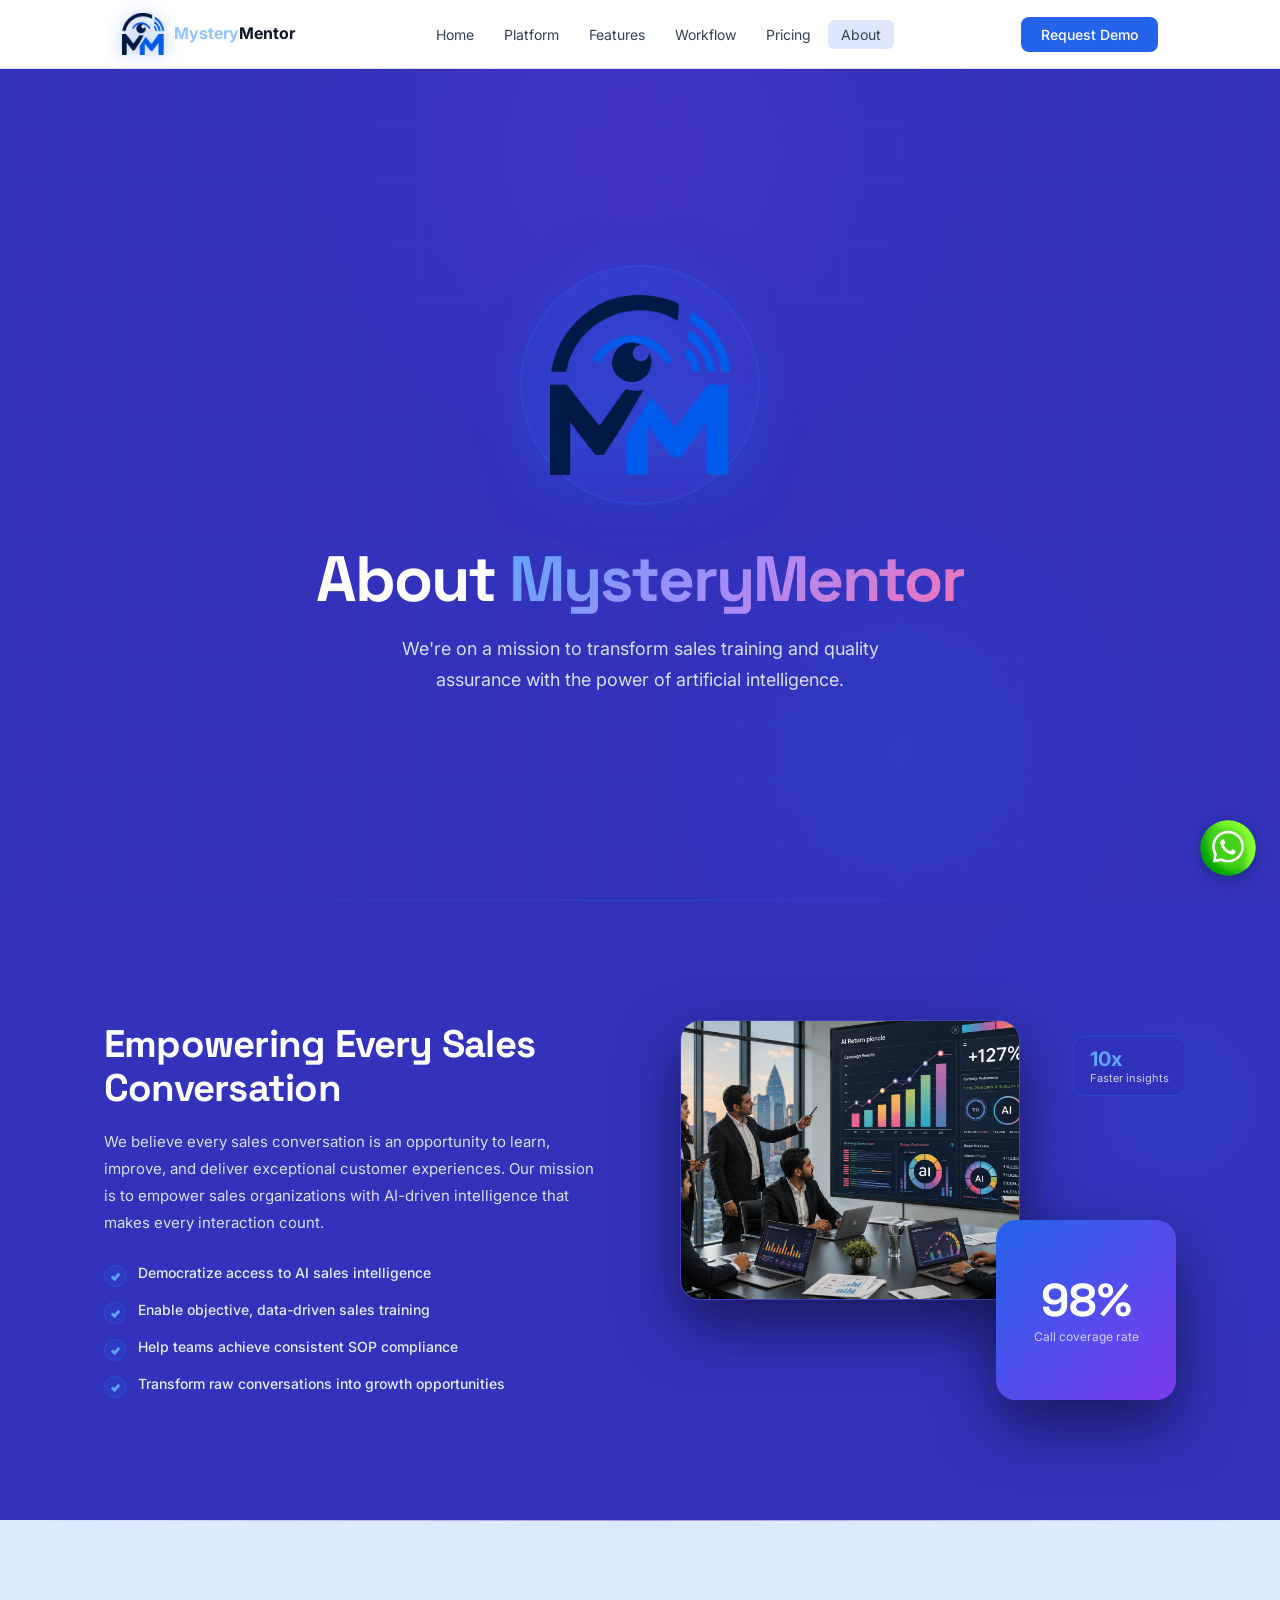
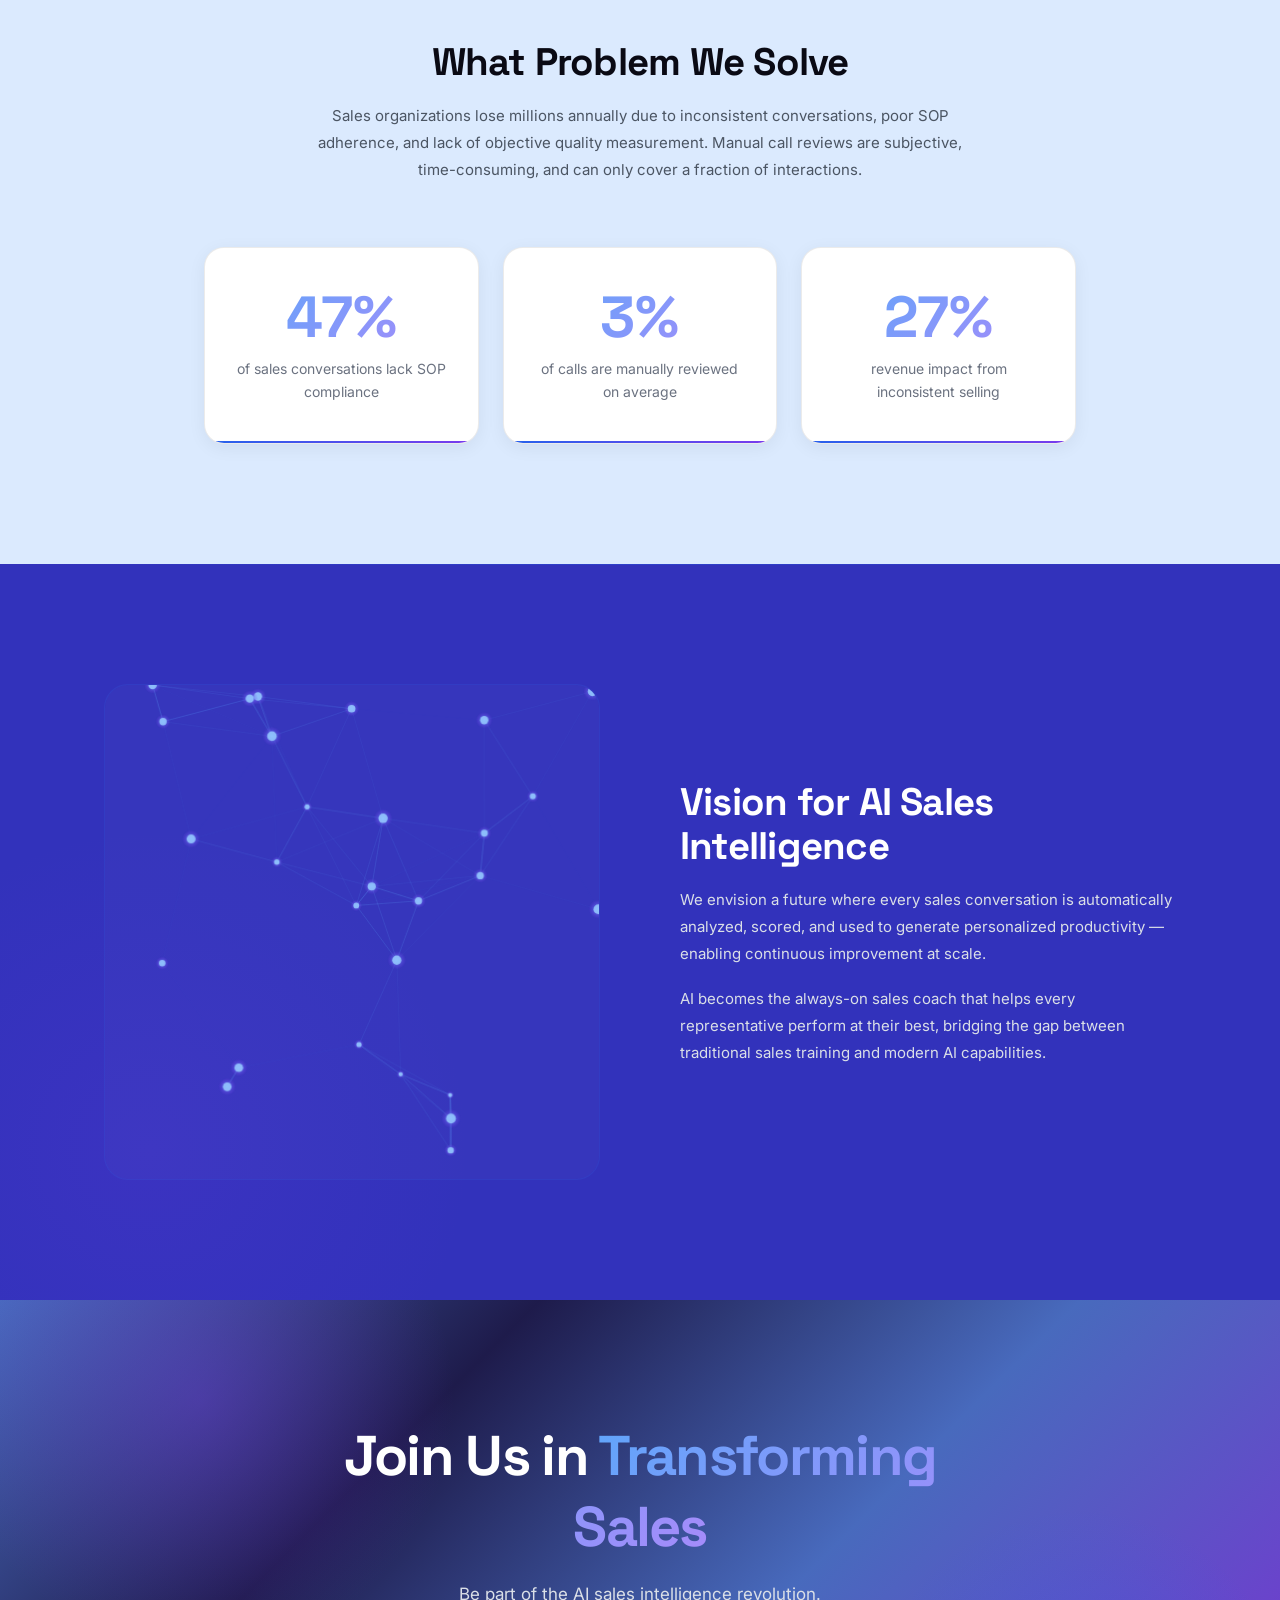
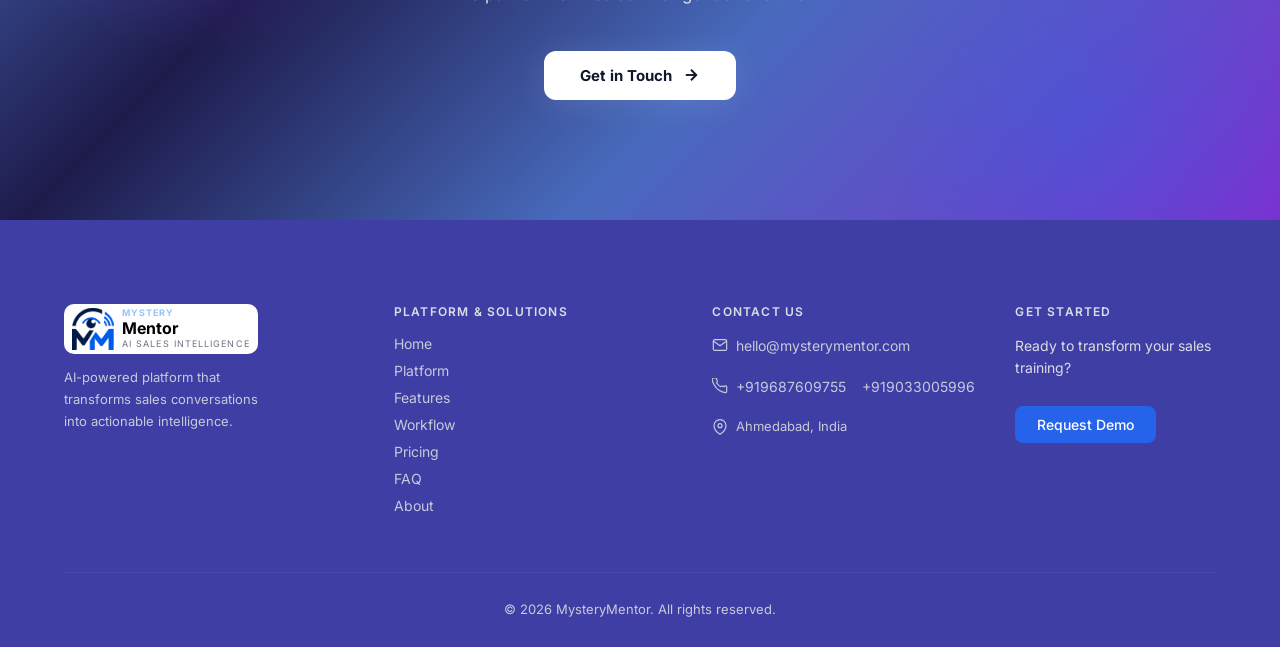
<file: about_page.html>
<!DOCTYPE html>
<html lang="en">

<head>
  <meta charset="UTF-8" />
  <meta name="viewport" content="width=device-width, initial-scale=1.0" />
  <title>About Us &amp; Mission | MysteryMentor AI Sales Intelligence</title>
  <meta name="description" content="Learn about MysteryMentor: our mission to bring objective quality scoring, speech analytics, and automated SOP intelligence to modern sales teams.">
  <meta name="keywords" content="About MysteryMentor, sales intelligence company, sales QA team, Ahmedabad India tech, conversational AI">
  <link rel="canonical" href="https://mysterymentor.com/about_page.html" />
  <meta property="og:type" content="website">
  <meta property="og:title" content="About Us &amp; Mission | MysteryMentor AI Sales Intelligence">
  <meta property="og:description" content="Learn about MysteryMentor: our mission to bring objective quality scoring, speech analytics, and automated SOP intelligence to modern sales teams.">
  <meta property="og:url" content="https://mysterymentor.com/about_page.html">
  <link rel="preconnect" href="https://fonts.googleapis.com" />
  <link
    href="https://fonts.googleapis.com/css2?family=Inter:wght@300;400;500;600;700;800;900&family=Space+Grotesk:wght@400;500;600;700&display=swap"
    rel="stylesheet" />
  <style>
    *,
    *::before,
    *::after {
      box-sizing: border-box;
      margin: 0;
      padding: 0
    }

    html {
      scroll-behavior: smooth;
      overflow-x: hidden;
      max-width: 100%;
    }

    body {
      font-family: 'Inter', sans-serif;
      background: #3232bb;
      color: #e2e8f0;
      overflow-x: hidden;
      max-width: 100%;
      position: relative;
    }

    /* ===== NAV ===== */
    nav {
      position: fixed;
      top: 0;
      left: 0;
      right: 0;
      z-index: 100;
      background: rgba(50, 50, 187, 0.88);
      backdrop-filter: blur(14px);
      border-bottom: 1px solid rgba(255, 255, 255, 0.07);
      padding: 0 5%
    }

    .nav-inner {
      max-width: 1200px;
      margin: 0 auto;
      display: flex;
      align-items: center;
      justify-content: space-between;
      height: 68px
    }

    .logo {
      display: flex;
      align-items: center;
      gap: 10px;
      text-decoration: none
    }

    .logo img,
    .logo svg {
      height: 40px;
      width: auto;
      object-fit: contain
    }

    .logo-text {
      display: flex;
      flex-direction: column;
      line-height: 1.15
    }

    .logo-text strong {
      font-size: 15px;
      font-weight: 700;
      color: #fff
    }

    .logo-text strong em {
      color: #93c5fd;
      font-style: normal
    }

    .logo-text span {
      font-size: 9px;
      letter-spacing: .12em;
      color: #6b7280;
      text-transform: uppercase
    }

    .nav-links {
      display: flex;
      align-items: center;
      gap: 4px;
      list-style: none
    }

    .nav-links a {
      color: #e6eaf4;
      text-decoration: none;
      font-size: 14px;
      padding: 6px 14px;
      border-radius: 6px;
      transition: all .2s
    }

    .nav-links a:hover {
      background: rgba(255, 255, 255, .08);
      color: #fff
    }

    .nav-links a.active {
      background: rgba(37, 99, 235, .18);
      color: #93c5fd
    }

    .nav-cta {
      background: #2563eb;
      color: #fff;
      border: none;
      padding: 9px 22px;
      border-radius: 8px;
      font-size: 14px;
      font-weight: 500;
      cursor: pointer;
      transition: all .2s;
      text-decoration: none
    }

    .nav-cta:hover {
      background: #1d4ed8;
      transform: translateY(-1px)
    }

    /* ===== SECTION 1: HERO ===== */
    #hero {
      position: relative;
      min-height: 100vh;
      display: flex;
      align-items: center;
      justify-content: center;
      overflow: hidden;
      padding: 140px 5% 80px;
      text-align: center
    }

    .hero-bg {
      position: absolute;
      inset: 0;
      z-index: 0
    }

    .hero-grid {
      position: absolute;
      inset: 0;
      background-image: linear-gradient(rgba(37, 99, 235, .06) 1px, transparent 1px), linear-gradient(90deg, rgba(37, 99, 235, .06) 1px, transparent 1px);
      background-size: 60px 60px;
      animation: gridDrift 20s linear infinite
    }

    @keyframes gridDrift {
      0% {
        background-position: 0 0
      }

      100% {
        background-position: 60px 60px
      }
    }

    .hero-glow1 {
      position: absolute;
      width: 700px;
      height: 700px;
      background: radial-gradient(circle, rgba(124, 58, 237, .2) 0%, transparent 70%);
      top: -200px;
      left: 50%;
      transform: translateX(-50%);
      animation: glowPulse 6s ease-in-out infinite alternate
    }

    .hero-glow2 {
      position: absolute;
      width: 500px;
      height: 500px;
      background: radial-gradient(circle, rgba(37, 99, 235, .15) 0%, transparent 70%);
      bottom: -100px;
      right: 10%
    }

    @keyframes glowPulse {
      0% {
        transform: translateX(-50%) scale(1)
      }

      100% {
        transform: translateX(-50%) scale(1.2)
      }
    }

    .hero-content {
      position: relative;
      z-index: 2
    }

    /* MM Logo animation */
    .hero-logo-wrap {
      position: relative;
      width: 240px;
      height: 240px;
      margin: 0 auto 40px;
      display: flex;
      align-items: center;
      justify-content: center;
      background: linear-gradient(135deg, rgba(37, 99, 235, .15) 0%, rgba(124, 58, 237, .1) 100%);
      border: 2px solid rgba(37, 99, 235, .3);
      border-radius: 50%;
      padding: 20px;
      box-shadow: 0 0 60px rgba(37, 99, 235, .2), inset 0 0 60px rgba(37, 99, 235, .1);
    }

    /* Full logo fades in, then loops: full 360 round + zoom in/out forever */
    .hero-logo-full {
      position: absolute;
      inset: 0;
      display: flex;
      align-items: center;
      justify-content: center;
      opacity: 0;
      animation: logoFadeIn .8s .15s ease-out forwards;
    }

    .hero-logo-full img {
      width: 180px;
      height: 180px;
      filter: drop-shadow(0 0 30px rgba(37, 99, 235, .6));
      animation: logoRoundZoom 1.8s .95s ease-in-out 1 forwards;
      object-fit: contain;
    }

    @keyframes logoFadeIn {
      0% {
        opacity: 0;
        transform: scale(0.4)
      }

      100% {
        opacity: 1;
        transform: scale(1)
      }
    }

    @keyframes logoRoundZoom {
      0% {
        transform: rotate(0deg) scale(1)
      }

      25% {
        transform: rotate(90deg) scale(1.22)
      }

      50% {
        transform: rotate(180deg) scale(1)
      }

      75% {
        transform: rotate(270deg) scale(1.22)
      }

      100% {
        transform: rotate(360deg) scale(1)
      }
    }

    /* Flash as the logo settles in */
    .merge-flash {
      position: absolute;
      inset: 0;
      border-radius: 50%;
      pointer-events: none;
      background: radial-gradient(circle, rgba(37, 99, 235, .5), transparent 70%);
      opacity: 0;
      animation: flashMerge .45s .95s ease forwards;
    }

    @keyframes flashMerge {
      0% {
        opacity: 0;
        transform: scale(0.5)
      }

      50% {
        opacity: 1;
        transform: scale(1.5)
      }

      100% {
        opacity: 0;
        transform: scale(2)
      }
    }

    .hero-eyebrow {
      display: inline-flex;
      align-items: center;
      gap: 8px;
      background: rgba(37, 99, 235, .1);
      border: 1px solid rgba(37, 99, 235, .3);
      border-radius: 100px;
      padding: 6px 20px;
      font-size: 12px;
      font-weight: 600;
      letter-spacing: .12em;
      text-transform: uppercase;
      color: #93c5fd;
      margin-bottom: 24px;
      animation: fadeUp .7s 1.3s ease both
    }

    .eyebrow-dot {
      width: 7px;
      height: 7px;
      background: #3b82f6;
      border-radius: 50%;
      animation: blink 1.8s infinite
    }

    @keyframes blink {

      0%,
      100% {
        opacity: 1;
        box-shadow: 0 0 6px #3b82f6
      }

      50% {
        opacity: .3;
        box-shadow: none
      }
    }

    .hero-title {
      font-family: 'Space Grotesk', sans-serif;
      font-size: clamp(2.4rem, 5vw, 4.5rem);
      font-weight: 700;
      line-height: 1.08;
      color: #fff;
      letter-spacing: -.03em;
      margin-bottom: 20px;
      animation: fadeUp .7s 1.4s ease both
    }

    .hero-title .grad {
      background: linear-gradient(135deg, #60a5fa 0%, #a78bfa 50%, #f472b6 100%);
      -webkit-background-clip: text;
      -webkit-text-fill-color: transparent;
      background-clip: text
    }

    .hero-sub {
      font-size: 18px;
      color: #dadfe7;
      line-height: 1.7;
      max-width: 560px;
      margin: 0 auto;
      animation: fadeUp .7s 1.5s ease both
    }

    @keyframes fadeUp {
      from {
        transform: translateY(24px);
        opacity: 0
      }

      to {
        transform: translateY(0);
        opacity: 1
      }
    }

    /* ===== SECTION 2: MISSION ===== */
    #mission {
      padding: 120px 0;
      background: #3232bb;
      position: relative;
      overflow: hidden
    }

    #mission::before {
      content: '';
      position: absolute;
      top: 0;
      left: 0;
      right: 0;
      height: 1px;
      background: linear-gradient(90deg, transparent, rgba(37, 99, 235, .4), transparent)
    }

    .mission-orb {
      position: absolute;
      width: 600px;
      height: 600px;
      background: radial-gradient(circle, rgba(37, 99, 235, .1) 0%, transparent 65%);
      top: -100px;
      right: -200px;
      pointer-events: none
    }

    .mission-inner {
      max-width: 1200px;
      margin: 0 auto;
      padding: 0 5%;
      box-sizing: border-box;
      display: grid;
      grid-template-columns: 1fr 1fr;
      gap: 80px;
      align-items: center
    }

    .reveal-left {
      opacity: 0;
      transform: translateX(-40px);
      transition: all .8s ease
    }

    .reveal-left.in {
      opacity: 1;
      transform: translateX(0)
    }

    .reveal-right {
      opacity: 0;
      transform: translateX(40px);
      transition: all .8s .2s ease
    }

    .reveal-right.in {
      opacity: 1;
      transform: translateX(0)
    }

    .reveal-up {
      opacity: 0;
      transform: translateY(40px);
      transition: all .7s ease
    }

    .reveal-up.in {
      opacity: 1;
      transform: translateY(0)
    }

    .section-eyebrow {
      display: inline-flex;
      align-items: center;
      gap: 8px;
      background: rgba(37, 99, 235, .1);
      border: 1px solid rgba(37, 99, 235, .25);
      border-radius: 100px;
      padding: 5px 16px;
      font-size: 11px;
      font-weight: 600;
      letter-spacing: .12em;
      text-transform: uppercase;
      color: #93c5fd;
      margin-bottom: 20px
    }

    .section-title {
      font-family: 'Space Grotesk', sans-serif;
      font-size: clamp(1.8rem, 3vw, 2.8rem);
      font-weight: 700;
      color: #fff;
      letter-spacing: -.02em;
      margin-bottom: 18px;
      line-height: 1.15
    }

    .section-body {
      font-size: 15px;
      color: #dadfe7;
      line-height: 1.8;
      margin-bottom: 28px
    }

    .checklist {
      list-style: none;
      display: flex;
      flex-direction: column;
      gap: 14px
    }

    .checklist li {
      display: flex;
      align-items: flex-start;
      gap: 12px;
      font-size: 14px;
      color: #e8edf2;
      font-weight: 500
    }

    .check-icon {
      width: 22px;
      height: 22px;
      background: rgba(37, 99, 235, .15);
      border: 1px solid rgba(37, 99, 235, .4);
      border-radius: 50%;
      flex-shrink: 0;
      display: flex;
      align-items: center;
      justify-content: center;
      margin-top: 1px
    }

    .check-icon svg {
      width: 11px;
      height: 11px;
      stroke: #60a5fa;
      stroke-width: 3;
      fill: none
    }

    /* Mission visual – floating cards stack */
    .mission-visual {
      position: relative;
      height: 380px
    }

    .mv-img-card {
      position: absolute;
      border-radius: 20px;
      overflow: hidden;
      box-shadow: 0 25px 60px rgba(0, 0, 0, .5)
    }

    .mv-img-card img {
      width: 100%;
      height: 100%;
      object-fit: cover;
      display: block
    }

    .mv-main {
      width: 340px;
      height: 280px;
      top: 0;
      left: 0;
      z-index: 2;
      border: 1px solid rgba(255, 255, 255, .07)
    }

    .mv-stat {
      position: absolute;
      width: 180px;
      height: 180px;
      bottom: 0;
      right: 0;
      z-index: 3;
      background: linear-gradient(135deg, #2563eb, #7c3aed);
      display: flex;
      flex-direction: column;
      align-items: center;
      justify-content: center;
      gap: 6px
    }

    .mv-stat-num {
      font-family: 'Space Grotesk', sans-serif;
      font-size: 46px;
      font-weight: 700;
      color: #fff;
      line-height: 1
    }

    .mv-stat-label {
      font-size: 12px;
      color: rgba(255, 255, 255, 0.75);
      text-align: center;
      padding: 0 14px
    }

    .mv-badge {
      position: absolute;
      top: 16px;
      right: -10px;
      background: rgba(50, 50, 187, .9);
      border: 1px solid rgba(37, 99, 235, .4);
      border-radius: 12px;
      padding: 10px 16px;
      z-index: 4;
      backdrop-filter: blur(10px)
    }

    .mv-badge-val {
      font-size: 20px;
      font-weight: 700;
      color: #60a5fa
    }

    .mv-badge-label {
      font-size: 11px;
      color: #cad0d9
    }

    /* ===== SECTION 3: PROBLEM ===== */
    #problem {
      padding: 120px 0;
      background: #dbeafe;
      position: relative;
      overflow: hidden
    }

    #problem::before {
      content: '';
      position: absolute;
      top: 0;
      left: 0;
      right: 0;
      height: 1px;
      background: linear-gradient(90deg, transparent, rgba(124, 58, 237, .5), transparent)
    }

    .problem-inner {
      max-width: 1000px;
      margin: 0 auto;
      padding: 0 5%;
      text-align: center
    }

    .problem-header {
      margin-bottom: 64px
    }

    .icon-pill {
      width: 56px;
      height: 56px;
      border-radius: 16px;
      display: flex;
      align-items: center;
      justify-content: center;
      margin: 0 auto 24px
    }

    .icon-pill.orange {
      background: rgba(249, 115, 22, .1);
      border: 1px solid rgba(249, 115, 22, .25)
    }

    .icon-pill svg {
      width: 26px;
      height: 26px;
      stroke: #f97316;
      fill: none;
      stroke-width: 2
    }

    .stats-grid {
      display: grid;
      grid-template-columns: repeat(3, 1fr);
      gap: 24px
    }

    .stat-card {
      background: #ffffff;
      border: 1px solid rgba(0, 0, 0, .08);
      border-radius: 20px;
      padding: 40px 28px;
      position: relative;
      overflow: hidden;
      opacity: 0;
      transform: translateY(40px);
      transition: all .6s ease;
      box-shadow: 0 4px 18px rgba(0, 0, 0, .06)
    }

    .stat-card.in {
      opacity: 1;
      transform: translateY(0)
    }

    .stat-card:nth-child(2) {
      transition-delay: .15s
    }

    .stat-card:nth-child(3) {
      transition-delay: .3s
    }

    .stat-card::before {
      content: '';
      position: absolute;
      bottom: 0;
      left: 0;
      right: 0;
      height: 2px;
      background: linear-gradient(90deg, #2563eb, #7c3aed)
    }

    .stat-card:hover {
      border-color: rgba(37, 99, 235, .3);
      box-shadow: 0 20px 60px rgba(37, 99, 235, .1)
    }

    .stat-num {
      font-family: 'Space Grotesk', sans-serif;
      font-size: 58px;
      font-weight: 700;
      line-height: 1;
      background: linear-gradient(135deg, #60a5fa, #a78bfa);
      -webkit-background-clip: text;
      -webkit-text-fill-color: transparent;
      background-clip: text
    }

    .stat-desc {
      font-size: 14px;
      color: #6b7280;
      margin-top: 12px;
      line-height: 1.6
    }

    #problem .section-title {
      color: #0a0a14;
    }

    #problem .section-body {
      color: #4b5563;
    }


    /* ===== SECTION 4: VISION ===== */
    #vision {
      padding: 120px 0;
      background: #3232bb;
      overflow: hidden;
      position: relative
    }

    #vision::before {
      content: '';
      position: absolute;
      top: 0;
      left: 0;
      right: 0;
      height: 1px;
      background: linear-gradient(90deg, transparent, rgba(37, 99, 235, .3), transparent)
    }

    .vision-orb {
      position: absolute;
      width: 700px;
      height: 700px;
      background: radial-gradient(circle, rgba(124, 58, 237, .12) 0%, transparent 65%);
      bottom: -200px;
      left: -200px;
      pointer-events: none
    }

    .vision-inner {
      max-width: 1200px;
      margin: 0 auto;
      padding: 0 5%;
      display: grid;
      grid-template-columns: 1fr 1fr;
      gap: 80px;
      align-items: center
    }

    /* Animated neural/data visual */
    .vision-visual {
      order: -1;
      opacity: 0;
      transform: scale(.88);
      transition: all .9s ease
    }

    .vision-visual.in {
      opacity: 1;
      transform: scale(1)
    }

    .neural-canvas {
      width: 100%;
      aspect-ratio: 1;
      position: relative;
      background: rgba(255, 255, 255, .018);
      border: 1px solid rgba(37, 99, 235, .15);
      border-radius: 24px;
      overflow: hidden
    }

    #neuralCanvas {
      display: block;
      width: 100%;
      height: 100%
    }

    .vision-right {
      opacity: 0;
      transform: translateX(40px);
      transition: all .8s .3s ease
    }

    .vision-right.in {
      opacity: 1;
      transform: translateX(0)
    }

    .vision-eyebrow {
      display: inline-flex;
      align-items: center;
      gap: 8px;
      background: rgba(16, 185, 129, .1);
      border: 1px solid rgba(16, 185, 129, .25);
      border-radius: 100px;
      padding: 5px 16px;
      font-size: 11px;
      font-weight: 600;
      letter-spacing: .12em;
      text-transform: uppercase;
      color: #34d399;
      margin-bottom: 20px
    }

    .vision-body {
      font-size: 15px;
      color: #dadfe7;
      line-height: 1.8;
      margin-bottom: 18px
    }

    /* ===== SECTION 5: CTA ===== */
    #cta {
      position: relative;
      padding: 120px 5%;
      overflow: hidden;
      text-align: center
    }

    .cta-mesh {
      position: absolute;
      inset: 0;
      background: linear-gradient(135deg, #486abd 0%, #1e1b4b 30%, #486abd 60%, #7932d2 100%)
    }

    .cta-blob1 {
      position: absolute;
      width: 600px;
      height: 600px;
      background: radial-gradient(circle, rgba(124, 58, 237, .35) 0%, transparent 60%);
      top: -200px;
      left: -100px;
      animation: blobF1 8s ease-in-out infinite alternate
    }

    .cta-blob2 {
      position: absolute;
      width: 500px;
      height: 500px;
      background: radial-gradient(circle, rgba(37, 99, 235, .3) 0%, transparent 60%);
      bottom: -150px;
      right: -50px;
      animation: blobF2 10s ease-in-out infinite alternate
    }

    @keyframes blobF1 {
      0% {
        transform: scale(1)
      }

      100% {
        transform: scale(1.2) translate(30px, 20px)
      }
    }

    @keyframes blobF2 {
      0% {
        transform: scale(1)
      }

      100% {
        transform: scale(1.15) translate(-20px, -30px)
      }
    }

    .cta-inner {
      position: relative;
      z-index: 2;
      max-width: 700px;
      margin: 0 auto
    }

    .cta-title {
      font-family: 'Space Grotesk', sans-serif;
      font-size: clamp(2rem, 5vw, 3.5rem);
      font-weight: 700;
      color: #fff;
      letter-spacing: -.03em;
      margin-bottom: 18px
    }

    .cta-title span {
      background: linear-gradient(135deg, #60a5fa, #a78bfa);
      -webkit-background-clip: text;
      -webkit-text-fill-color: transparent;
      background-clip: text
    }

    .cta-sub {
      font-size: 17px;
      color: #dadfe7;
      line-height: 1.7;
      margin-bottom: 42px
    }

    .cta-btn {
      display: inline-flex;
      align-items: center;
      gap: 10px;
      background: #fff;
      color: #0f172a;
      padding: 15px 36px;
      border-radius: 12px;
      font-size: 15px;
      font-weight: 700;
      text-decoration: none;
      transition: all .3s;
      box-shadow: 0 4px 30px rgba(255, 255, 255, .1)
    }

    .cta-btn:hover {
      background: #f1f5f9;
      box-shadow: 0 8px 40px rgba(255, 255, 255, .18);
      transform: translateY(-3px)
    }

    .cta-btn svg {
      width: 18px;
      height: 18px;
      stroke: #0f172a;
      fill: none;
      stroke-width: 2.5;
      transition: transform .3s
    }

    .cta-btn:hover svg {
      transform: translateX(4px)
    }

    /* ===== FOOTER ===== */
    footer {
      background: #2d2db3;
      border-top: 1px solid rgba(255, 255, 255, .06)
    }

    .footer-wrap {
      max-width: 1200px;
      margin: 0 auto;
      padding: 72px 5% 40px
    }

    .footer-grid {
      display: grid;
      grid-template-columns: 1.8fr 1fr 1.4fr 1.4fr;
      gap: 48px;
      margin-bottom: 56px
    }

    .footer-logo {
      display: flex;
      align-items: center;
      gap: 10px;
      margin-bottom: 16px;
      text-decoration: none
    }

    .footer-logo img,
    .footer-logo svg {
      height: 42px;
      width: auto;
      object-fit: contain
    }

    .footer-logo-text {
      display: flex;
      flex-direction: column;
      line-height: 1.15
    }

    .footer-logo-text strong {
      font-size: 15px;
      font-weight: 700;
      color: #fff
    }

    .footer-logo-text strong em {
      color: #93c5fd;
      font-style: normal
    }

    .footer-logo-text span {
      font-size: 9px;
      letter-spacing: .12em;
      color: #4b5563;
      text-transform: uppercase
    }

    .footer-brand p {
      font-size: 13.5px;
      color: #4b5563;
      line-height: 1.7;
      max-width: 240px
    }

    .footer-col h4 {
      font-size: 11px;
      font-weight: 600;
      color: #d9dde7;
      text-transform: uppercase;
      letter-spacing: .1em;
      margin-bottom: 20px
    }

    .footer-col a {
      display: block;
      font-size: 14px;
      color: #4b5563;
      text-decoration: none;
      margin-bottom: 10px;
      transition: color .2s
    }

    .footer-col a:hover {
      color: #93c5fd
    }

    .f-contact-item {
      display: flex;
      align-items: flex-start;
      gap: 10px;
      font-size: 13px;
      color: #4b5563;
      margin-bottom: 12px;
      line-height: 1.5
    }

    .f-contact-item svg {
      width: 15px;
      height: 15px;
      stroke: #6366f1;
      fill: none;
      stroke-width: 2;
      flex-shrink: 0;
      margin-top: 2px
    }

    .footer-demo-btn {
      display: inline-block;
      background: linear-gradient(135deg, #2563eb, #1d4ed8);
      color: #fff;
      padding: 11px 24px;
      border-radius: 8px;
      font-size: 14px;
      font-weight: 600;
      text-decoration: none;
      transition: all .2s;
      margin-top: 12px
    }

    .footer-demo-btn:hover {
      box-shadow: 0 6px 20px rgba(37, 99, 235, .35);
      transform: translateY(-1px)
    }

    .footer-bottom {
      border-top: 1px solid rgba(255, 255, 255, .05);
      padding-top: 28px;
      text-align: center
    }

    .footer-bottom p {
      font-size: 13px;
      color: #374151
    }

    /* ── UNIVERSAL MM-NAV ── */
    .mm-nav {
      position: fixed;
      top: 0;
      left: 0;
      right: 0;
      z-index: 2000;
      background: #ffffff;
      backdrop-filter: blur(14px);
      -webkit-backdrop-filter: blur(14px);
      border-bottom: 1px solid rgba(15, 23, 42, 0.12);
    }

    .mm-nav-inner {
      max-width: 1200px;
      margin: 0 auto;
      padding: 0 5%;
      display: flex;
      align-items: center;
      justify-content: space-between;
      height: 68px;
      gap: 16px;
    }

    .mm-logo {
      display: flex;
      align-items: center;
      gap: 10px;
      text-decoration: none;
      flex-shrink: 0;
    }

    .mm-logo-icon {
      width: 42px;
      height: 42px;
      display: flex;
      align-items: center;
      justify-content: center;
      flex-shrink: 0;
      filter: drop-shadow(0 0 8px rgba(37, 99, 235, 0.45));
    }

    .mm-logo-icon img {
      width: 100%;
      height: 100%;
      object-fit: contain;
      display: block;
    }

    .mm-logo-name {
      font-size: 16px;
      font-weight: 700;
      color: #fff;
      line-height: 1.2;
    }

    .mm-logo-name span {
      color: #93c5fd;
    }

    .mm-logo-sub {
      font-size: 9px;
      letter-spacing: .12em;
      color: #6b7280;
      text-transform: uppercase;
      display: block;
      margin-top: 1px;
    }

    .mm-nav-links {
      display: flex;
      align-items: center;
      gap: 4px;
      flex: 1;
      justify-content: center;
    }

    .mm-nav-links a {
      color: #e6eaf4;
      text-decoration: none;
      font-size: 14px;
      padding: 6px 13px;
      border-radius: 6px;
      transition: all .2s;
      white-space: nowrap;
    }

    .mm-nav-links a:hover {
      background: rgba(255, 255, 255, .08);
      color: #fff;
    }

    .mm-nav-links a.mm-active {
      background: rgba(37, 99, 235, .15);
      color: #93c5fd;
    }

    .mm-nav-cta {
      background: #2563eb;
      color: #fff;
      border: none;
      padding: 9px 20px;
      border-radius: 8px;
      font-size: 14px;
      font-weight: 500;
      cursor: pointer;
      transition: all .2s;
      text-decoration: none;
      white-space: nowrap;
      flex-shrink: 0;
      display: inline-block;
    }

    .mm-nav-cta:hover {
      background: #1d4ed8;
    }

    .mm-hamburger {
      display: none;
      flex-direction: column;
      justify-content: center;
      align-items: center;
      gap: 5px;
      width: 40px;
      height: 40px;
      background: none;
      border: 1px solid rgba(255, 255, 255, .15);
      border-radius: 8px;
      cursor: pointer;
      padding: 0;
      flex-shrink: 0;
    }

    .mm-hamburger span {
      display: block;
      width: 22px;
      height: 2px;
      background: #fff;
      border-radius: 2px;
      transition: all .3s ease;
    }

    .mm-hamburger.mm-open span:nth-child(1) {
      transform: translateY(7px) rotate(45deg);
    }

    .mm-hamburger.mm-open span:nth-child(2) {
      opacity: 0;
    }

    .mm-hamburger.mm-open span:nth-child(3) {
      transform: translateY(-7px) rotate(-45deg);
    }

    .mm-nav .mm-logo-name {
      color: #0f172a;
    }

    .mm-nav .mm-nav-links a {
      color: #334155;
    }

    .mm-nav .mm-nav-links a:hover {
      background: rgba(72, 106, 189, 0.08);
      color: #0f172a;
    }

    .mm-nav .mm-hamburger {
      border-color: rgba(15, 23, 42, 0.2);
    }

    .mm-nav .mm-hamburger span {
      background: #486abd;
    }

    .mm-nav-mobile-cta {
      display: none !important;
    }

    @media(max-width:900px) {
      nav.mm-nav {
        overflow: visible !important;
      }

      .mm-nav-links {
        display: none;
        position: fixed;
        top: 68px;
        left: 0;
        right: 0;
        width: 100vw;
        background: #1e1e4a !important;
        flex-direction: column;
        align-items: stretch;
        justify-content: flex-start;
        gap: 0;
        padding: 8px 0 20px;
        border-bottom: 2px solid rgba(56, 189, 248, 0.4);
        z-index: 999999 !important;
        max-height: calc(100vh - 68px);
        overflow-y: auto !important;
        -webkit-overflow-scrolling: touch;
        box-shadow: 0 20px 40px rgba(0, 0, 0, 0.6);
      }

      .mm-nav-links.mm-open {
        display: flex !important;
      }

      .mm-nav .mm-nav-links a {
        display: block !important;
        padding: 13px 24px !important;
        font-size: 15px !important;
        font-weight: 500 !important;
        color: #ffffff !important;
        text-decoration: none !important;
        border-bottom: 1px solid rgba(255, 255, 255, 0.08) !important;
        background: transparent;
      }

      .mm-nav .mm-nav-links a:hover,
      .mm-nav .mm-nav-links a:active {
        background: rgba(255, 255, 255, 0.1) !important;
        color: #38bdf8 !important;
      }

      .mm-nav .mm-nav-links a.mm-active {
        color: #38bdf8 !important;
        font-weight: 600 !important;
        background: rgba(56, 189, 248, 0.12) !important;
      }

      .mm-nav-mobile-cta {
        display: block !important;
        margin: 14px 20px 6px !important;
        padding: 12px 20px !important;
        background: #2563eb !important;
        color: #ffffff !important;
        text-align: center !important;
        font-weight: 600 !important;
        font-size: 15px !important;
        border-radius: 8px !important;
        text-decoration: none !important;
        border-bottom: none !important;
      }

      .mm-nav-cta {
        display: none;
      }

      .mm-hamburger {
        display: flex;
      }
    }

    @media(max-width:480px) {
      .mm-nav-inner {
        padding: 0 4%;
      }

      .mm-logo-name {
        font-size: 15px;
      }

      .mm-logo-sub {
        display: none;
      }
    }

    /* ── END UNIVERSAL MM-NAV ── */

    /* ===== RESPONSIVE FIXES — About Page ===== */
    @media(max-width:900px) {

      /* Mission grid */
      .mission-inner {
        grid-template-columns: 1fr;
        gap: 48px;
        padding: 0 5%;
      }

      .mission-visual {
        height: auto;
        min-height: 260px;
        position: relative;
      }

      .mv-main {
        width: 100%;
        max-width: 100%;
        height: 220px;
        position: relative;
        top: auto;
        left: auto;
      }

      .mv-stat {
        position: relative;
        bottom: auto;
        right: auto;
        width: 100%;
        height: auto;
        padding: 24px;
        flex-direction: row;
        justify-content: center;
        gap: 16px;
        margin-top: 16px;
        border-radius: 16px;
      }

      .mv-stat-num {
        font-size: 36px;
      }

      .mv-badge {
        display: none;
      }

      /* Problem stats */
      .stats-grid {
        grid-template-columns: 1fr;
      }

      .stat-card {
        padding: 28px 20px;
      }

      .stat-num {
        font-size: 42px;
      }

      /* Vision grid */
      .vision-inner {
        grid-template-columns: 1fr;
        gap: 40px;
        padding: 0 5%;
      }

      .vision-visual {
        order: 0;
      }

      .neural-canvas {
        aspect-ratio: 16/9;
        min-height: 200px;
      }

      /* Footer */
      .footer-grid {
        grid-template-columns: 1fr 1fr;
        gap: 32px;
      }

      #mission,
      #problem,
      #vision {
        padding: 80px 0;
      }

      #hero {
        padding: 90px 5% 30px;
        min-height: auto;
      }
    }

    @media(max-width:560px) {
      .hero-logo-wrap {
        width: 160px;
        height: 160px;
        padding: 14px;
      }

      .hero-logo-full img {
        width: 120px;
        height: 120px;
      }

      .hero-title {
        font-size: clamp(1.8rem, 8vw, 2.4rem);
      }

      .hero-sub {
        font-size: 15px;
      }

      .stats-grid {
        grid-template-columns: 1fr;
      }

      .footer-grid {
        grid-template-columns: 1fr;
        gap: 28px;
      }

      .footer-wrap {
        padding: 48px 5% 28px;
      }

      .mission-inner {
        gap: 32px;
      }

      #mission,
      #problem,
      #vision,
      #cta {
        padding: 60px 0;
      }

      .section-title {
        font-size: clamp(1.5rem, 6vw, 2rem);
      }

      .cta-title {
        font-size: clamp(1.6rem, 7vw, 2.4rem);
      }
    }

    /* ===== END RESPONSIVE FIXES ===== */

    @media(max-width:900px) {
      .reveal {
        opacity: 1 !important;
        transform: none !important;
      }
    @media(max-width: 768px) {
      html, body {
        overflow-x: hidden !important;
        max-width: 100vw !important;
        width: 100% !important;
      }
      section, footer, header, main {
        max-width: 100vw !important;
        overflow-x: hidden;
      }
      nav.mm-nav {
        overflow: visible !important;
      }
    }
  </style>
  <link rel="stylesheet" href="./footer.css">
</head>

<body>


  <!-- NAV -->
  <nav class="mm-nav" id="mm-nav">
    <div class="mm-nav-inner">
      <a href="./index.html" class="mm-logo">
        <div class="mm-logo-icon"><img src="./Asets/Logo mystry_mentor.png" alt="MysteryMentor logo"></div>
        <div>
          <div class="mm-logo-name"><span>Mystery</span>Mentor</div>
        </div>
      </a>
      <div class="mm-nav-links" id="mm-nav-links">
        <a href="./index.html">Home</a>
        <a href="./platform_page.html">Platform</a>
        <a href="./features_page.html">Features</a>
        <a href="./workflow_page.html">Workflow</a>
        <a href="./pricing_page.html">Pricing</a>
        <a href="./about_page.html" class="mm-active">About</a>
        <a href="./contact_page.html" class="mm-nav-mobile-cta">Request Demo →</a>
      </div>
      <a href="./contact_page.html" class="mm-nav-cta">Request Demo</a>
      <button class="mm-hamburger" id="mm-hamburger" aria-label="Toggle navigation">
        <span></span><span></span><span></span>
      </button>
    </div>
  </nav>

  <!-- SECTION 1: HERO -->
  <section id="hero">
    <div class="hero-bg">
      <div class="hero-grid"></div>
      <div class="hero-glow1"></div>
      <div class="hero-glow2"></div>
    </div>
    <div class="hero-content">
      <!-- Logo animation: full logo spins in and lands at center -->
      <div class="hero-logo-wrap">
        <!-- Flash as the logo lands -->
        <div class="merge-flash"></div>
        <!-- Full logo spinning into center -->
        <div class="hero-logo-full">
          <img src="./Asets/Logo mystry_mentor.png" alt="Mystery Mentor Logo" class="hero-logo-img" />
        </div>
      </div>


      <h1 class="hero-title">About <span class="grad">MysteryMentor</span></h1>
      <p class="hero-sub">We're on a mission to transform sales training and quality assurance with the power of
        artificial intelligence.</p>
    </div>
  </section>

  <!-- SECTION 2: MISSION -->
  <section id="mission">
    <div class="mission-orb"></div>
    <div class="mission-inner">
      <div class="reveal-left">
        <h2 class="section-title">Empowering Every Sales Conversation</h2>
        <p class="section-body">We believe every sales conversation is an opportunity to learn, improve, and deliver
          exceptional customer experiences. Our mission is to empower sales organizations with AI-driven intelligence
          that makes every interaction count.</p>
        <ul class="checklist">
          <li><span class="check-icon"><svg viewBox="0 0 12 12">
                <polyline points="2,6 5,9 10,3" />
              </svg></span>Democratize access to AI sales intelligence</li>
          <li><span class="check-icon"><svg viewBox="0 0 12 12">
                <polyline points="2,6 5,9 10,3" />
              </svg></span>Enable objective, data-driven sales training</li>
          <li><span class="check-icon"><svg viewBox="0 0 12 12">
                <polyline points="2,6 5,9 10,3" />
              </svg></span>Help teams achieve consistent SOP compliance</li>
          <li><span class="check-icon"><svg viewBox="0 0 12 12">
                <polyline points="2,6 5,9 10,3" />
              </svg></span>Transform raw conversations into growth opportunities</li>
        </ul>
      </div>
      <div class="reveal-right">
        <div class="mission-visual">
          <div class="mv-img-card mv-main">
            <img src="./Asets/ChatGPT Image Jun 26, 2026, 10_37_46 AM.png" alt="Team" />
          </div>
          <div class="mv-img-card mv-stat">
            <div class="mv-stat-num">98%</div>
            <div class="mv-stat-label">Call coverage rate</div>
          </div>
          <div class="mv-badge">
            <div class="mv-badge-val">10x</div>
            <div class="mv-badge-label">Faster insights</div>
          </div>
        </div>
      </div>
    </div>
  </section>

  <!-- SECTION 3: PROBLEM -->
  <section id="problem">
    <div class="problem-inner">
      <div class="problem-header reveal-up">

        <h2 class="section-title">What Problem We Solve</h2>
        <p class="section-body" style="max-width:660px;margin:0 auto">Sales organizations lose millions annually due to
          inconsistent conversations, poor SOP adherence, and lack of objective quality measurement. Manual call reviews
          are subjective, time-consuming, and can only cover a fraction of interactions.</p>
      </div>
      <div class="stats-grid">
        <div class="stat-card">
          <div class="stat-num" data-count="70">0%</div>
          <div class="stat-desc">of sales conversations lack SOP compliance</div>
        </div>
        <div class="stat-card">
          <div class="stat-num" data-count="5">0%</div>
          <div class="stat-desc">of calls are manually reviewed on average</div>
        </div>
        <div class="stat-card">
          <div class="stat-num" data-count="40">0%</div>
          <div class="stat-desc">revenue impact from inconsistent selling</div>
        </div>
      </div>
    </div>
  </section>

  <!-- SECTION 4: VISION -->
  <section id="vision">
    <div class="vision-orb"></div>
    <div class="vision-inner">
      <div class="vision-visual" id="visionVis">
        <div class="neural-canvas">
          <canvas id="neuralCanvas"></canvas>
        </div>
      </div>
      <div class="vision-right">
        <h2 class="section-title">Vision for AI Sales Intelligence</h2>
        <p class="vision-body">We envision a future where every sales conversation is automatically analyzed, scored,
          and used to generate personalized productivity — enabling continuous improvement at scale.</p>
        <p class="vision-body">AI becomes the always-on sales coach that helps every representative perform at their
          best, bridging the gap between traditional sales training and modern AI capabilities.</p>
      </div>
    </div>
  </section>

  <!-- SECTION 5: CTA -->
  <section id="cta">
    <div class="cta-mesh"></div>
    <div class="cta-blob1"></div>
    <div class="cta-blob2"></div>
    <div class="cta-inner reveal-up">
      <h2 class="cta-title">Join Us in <span>Transforming Sales</span></h2>
      <p class="cta-sub">Be part of the AI sales intelligence revolution.</p>
      <a href="./contact_page.html" class="cta-btn">
        Get in Touch
        <svg viewBox="0 0 24 24">
          <line x1="5" y1="12" x2="19" y2="12" />
          <polyline points="12 5 19 12 12 19" />
        </svg>
      </a>
    </div>
  </section>

  <!-- FOOTER -->
  <footer class="legacy-footer">
    <div class="footer-wrap">
      <div class="footer-grid">
        <div class="footer-brand">
          <a href="./index.html" class="footer-logo">
            <img src="./Asets/Logo mystry_mentor.png" alt="Mystery Mentor Logo" />
            <div class="footer-logo-text">
              <strong>Mystery<em>Mentor</em></strong>
              <span>AI Sales Intelligence</span>
            </div>
          </a>
          <p>AI-powered platform that transforms sales conversations into actionable intelligence.</p>
        </div>
        <div class="footer-col">
          <h4>Quick Links</h4>
          <a href="./platform_page.html">Platform</a>
          <a href="./workflow_page.html">Workflow</a>
          <a href="./about_page.html">About</a>
          <a href="./features_page.html">Features</a>
          <a href="./pricing_page.html">Pricing</a>
          <a href="./contact_page.html">Contact</a>
        </div>
        <div class="footer-col">
          <h4>Contact Us</h4>
          <div class="f-contact-item">
            <svg viewBox="0 0 24 24">
              <path d="M4 4h16c1.1 0 2 .9 2 2v12c0 1.1-.9 2-2 2H4c-1.1 0-2-.9-2-2V6c0-1.1.9-2 2-2z" />
              <polyline points="22,6 12,13 2,6" />
            </svg>
            <a href="mailto:hello@mysterymentor.com"
              style="color:inherit;text-decoration:none;">hello@mysterymentor.com</a>
          </div>
          <div class="f-contact-item">
            <svg viewBox="0 0 24 24">
              <path
                d="M22 16.92v3a2 2 0 01-2.18 2 19.79 19.79 0 01-8.63-3.07A19.5 19.5 0 013.55 11.1a19.79 19.79 0 01-3.07-8.67A2 2 0 012.46 2h3a2 2 0 012 1.72c.127.96.361 1.903.7 2.81a2 2 0 01-.45 2.11L6.91 9.4a16 16 0 006.72 6.72l.77-.77a2 2 0 012.11-.45c.907.339 1.85.573 2.81.7A2 2 0 0122 16.92z" />
            </svg>
            <a href="tel:+919687609755" style="color:inherit;text-decoration:none;">+91 96876 09755</a> / <a
              href="tel:+919033005996" style="color:inherit;text-decoration:none;">+91 90330 05996</a>
          </div>
          <div class="f-contact-item">
            <svg viewBox="0 0 24 24">
              <path d="M21 10c0 7-9 13-9 13s-9-6-9-13a9 9 0 0118 0z" />
              <circle cx="12" cy="10" r="3" />
            </svg>
            Ahmedabad, India
          </div>
        </div>
        <div class="footer-col">
          <h4>Get Started</h4>
          <p style="font-size:14px;color:#4b5563;line-height:1.6;margin-bottom:4px">Ready to transform your sales
            training?</p>
          <a href="./contact_page.html" class="footer-demo-btn">Request Demo</a>
        </div>
      </div>
      <div class="footer-bottom">
        <p>© 2026 MysteryMentor. All rights reserved.</p>
      </div>
    </div>
  </footer>

  <footer id="contact">
    <div class="footer-inner">
      <div class="footer-top">
        <div class="footer-brand">
          <a class="logo" href="./index.html" style="text-decoration:none;background-color:rgb(255,254,254);width:max-content;display:inline-flex;align-items:center;gap:8px;padding:4px 8px;border-radius:10px;">
            <div class="logo-icon"><img src="./Asets/Logo mystry_mentor.png" alt="MysteryMentor logo"></div>
            <div><div class="logo-text"><span>Mystery</span>Mentor</div><span class="logo-sub">AI Sales Intelligence</span></div>
          </a>
          <p>AI-powered platform that transforms sales conversations into actionable intelligence.</p>
        </div>
        <div class="footer-col">
          <h4>Platform &amp; Solutions</h4>
          <a href="./index.html">Home</a>
          <a href="./platform_page.html">Platform</a>
          <a href="./features_page.html">Features</a>
          <a href="./workflow_page.html">Workflow</a>
          <a href="./pricing_page.html">Pricing</a>
          <a href="./index.html#faq">FAQ</a>
          <a href="./about_page.html">About</a>
        </div>
        <div class="footer-col">
          <h4>Contact Us</h4>
          <div class="contact-item"><svg viewBox="0 0 24 24"><path d="M4 4h16c1.1 0 2 .9 2 2v12c0 1.1-.9 2-2 2H4c-1.1 0-2-.9-2-2V6c0-1.1.9-2 2-2z"/><polyline points="22,6 12,13 2,6"/></svg><a href="mailto:hello@mysterymentor.com" style="color:inherit;text-decoration:none;">hello@mysterymentor.com</a></div>
          <div class="contact-item"><svg viewBox="0 0 24 24"><path d="M22 16.92v3a2 2 0 01-2.18 2 19.79 19.79 0 01-8.63-3.07A19.5 19.5 0 013.07 9.81 19.79 19.79 0 01.12 1.18 2 2 0 012.11 0h3a2 2 0 012 1.72 12.84 12.84 0 00.7 2.81 2 2 0 01-.45 2.11L6.91 7.09a16 16 0 006 6l.45-.45a2 2 0 012.11-.45 12.84 12.84 0 002.81.7A2 2 0 0122 14.92v2z"/></svg><a href="tel:+919687609755" style="color:inherit;text-decoration:none;">+919687609755</a><br><a href="tel:+919033005996" style="color:inherit;text-decoration:none;">+919033005996</a></div>
          <div class="contact-item"><svg viewBox="0 0 24 24"><path d="M21 10c0 7-9 13-9 13s-9-6-9-13a9 9 0 0118 0z"/><circle cx="12" cy="10" r="3"/></svg>Ahmedabad, India</div>
        </div>
        <div class="footer-cta-col"><h4 style="font-size:12px;font-weight:600;color:#d9dde7;text-transform:uppercase;letter-spacing:0.1em;margin-bottom:16px">Get Started</h4><p>Ready to transform your sales training?</p><a href="./contact_page.html" class="footer-demo-btn">Request Demo</a></div>
      </div>
      <div class="footer-bottom"><p>© 2026 MysteryMentor. All rights reserved.</p></div>
    </div>
  </footer>

  <script>
    // ===== SCROLL REVEAL =====
    const obs = new IntersectionObserver(entries => {
      entries.forEach(e => { if (e.isIntersecting) e.target.classList.add('in') });
    }, { threshold: .15 });
    document.querySelectorAll('.reveal-left,.reveal-right,.reveal-up,.stat-card,.vision-visual,.vision-right').forEach(el => obs.observe(el));

    // ===== COUNT UP =====
    const cObs = new IntersectionObserver(entries => {
      entries.forEach(e => {
        if (!e.isIntersecting) return;
        const el = e.target, target = parseInt(el.dataset.count);
        let start = 0;
        const dur = 1800, step = ts => {
          if (!start) start = ts;
          const p = Math.min((ts - start) / dur, 1), eased = 1 - Math.pow(1 - p, 3);
          el.textContent = Math.round(eased * target) + '%';
          if (p < 1) requestAnimationFrame(step);
        };
        requestAnimationFrame(step);
        cObs.unobserve(el);
      });
    }, { threshold: .5 });
    document.querySelectorAll('.stat-num[data-count]').forEach(el => cObs.observe(el));

    // ===== NEURAL CANVAS ANIMATION =====
    const canvas = document.getElementById('neuralCanvas');
    const ctx = canvas.getContext('2d');
    let nodes = [], animId;
    function resizeCanvas() {
      const rect = canvas.parentElement.getBoundingClientRect();
      canvas.width = rect.width; canvas.height = rect.height;
    }
    function initNodes() {
      nodes = [];
      for (let i = 0; i < 28; i++) {
        nodes.push({
          x: Math.random() * canvas.width, y: Math.random() * canvas.height,
          vx: (Math.random() - .5) * .6, vy: (Math.random() - .5) * .6,
          r: Math.random() * 3 + 2
        });
      }
    }
    function drawNeural() {
      ctx.clearRect(0, 0, canvas.width, canvas.height);
      // Draw connections
      for (let i = 0; i < nodes.length; i++) {
        for (let j = i + 1; j < nodes.length; j++) {
          const dx = nodes[i].x - nodes[j].x, dy = nodes[i].y - nodes[j].y;
          const dist = Math.sqrt(dx * dx + dy * dy);
          if (dist < 140) {
            const alpha = (1 - dist / 140) * 0.4;
            ctx.beginPath();
            ctx.strokeStyle = `rgba(96,165,250,${alpha})`;
            ctx.lineWidth = 1;
            ctx.moveTo(nodes[i].x, nodes[i].y);
            ctx.lineTo(nodes[j].x, nodes[j].y);
            ctx.stroke();
          }
        }
      }
      // Draw nodes
      nodes.forEach(n => {
        ctx.beginPath();
        const grad = ctx.createRadialGradient(n.x, n.y, 0, n.x, n.y, n.r * 2);
        grad.addColorStop(0, 'rgba(96,165,250,0.9)');
        grad.addColorStop(1, 'rgba(124,58,237,0)');
        ctx.fillStyle = grad;
        ctx.arc(n.x, n.y, n.r * 2, 0, Math.PI * 2);
        ctx.fill();
        ctx.beginPath();
        ctx.fillStyle = 'rgba(147,197,253,0.9)';
        ctx.arc(n.x, n.y, n.r, 0, Math.PI * 2);
        ctx.fill();
        // Move
        n.x += n.vx; n.y += n.vy;
        if (n.x < 0 || n.x > canvas.width) n.vx *= -1;
        if (n.y < 0 || n.y > canvas.height) n.vy *= -1;
      });
      animId = requestAnimationFrame(drawNeural);
    }
    resizeCanvas(); initNodes(); drawNeural();
    window.addEventListener('resize', () => { cancelAnimationFrame(animId); resizeCanvas(); initNodes(); drawNeural() });
  </script>

  <script>
    (function () {
      var ham = document.getElementById('mm-hamburger');
      var links = document.getElementById('mm-nav-links');
      if (!ham || !links) return;
      ham.addEventListener('click', function () {
        ham.classList.toggle('mm-open');
        links.classList.toggle('mm-open');
      });
      links.querySelectorAll('a').forEach(function (a) {
        a.addEventListener('click', function () {
          ham.classList.remove('mm-open');
          links.classList.remove('mm-open');
        });
      });
      // Close on outside click
      document.addEventListener('click', function (e) {
        if (!e.target.closest('#mm-hamburger') && !e.target.closest('#mm-nav-links')) {
          ham.classList.remove('mm-open');
          links.classList.remove('mm-open');
        }
      });
    })();
  </script>

  <a class="whatsapp-float" href="https://wa.me/919033005996" target="_blank" rel="noopener noreferrer" aria-label="Chat with us on WhatsApp">
    <img src="./Asets/whatsapp.png" alt="Chat with us on WhatsApp" />
  </a>
</body>

</html>
</file>
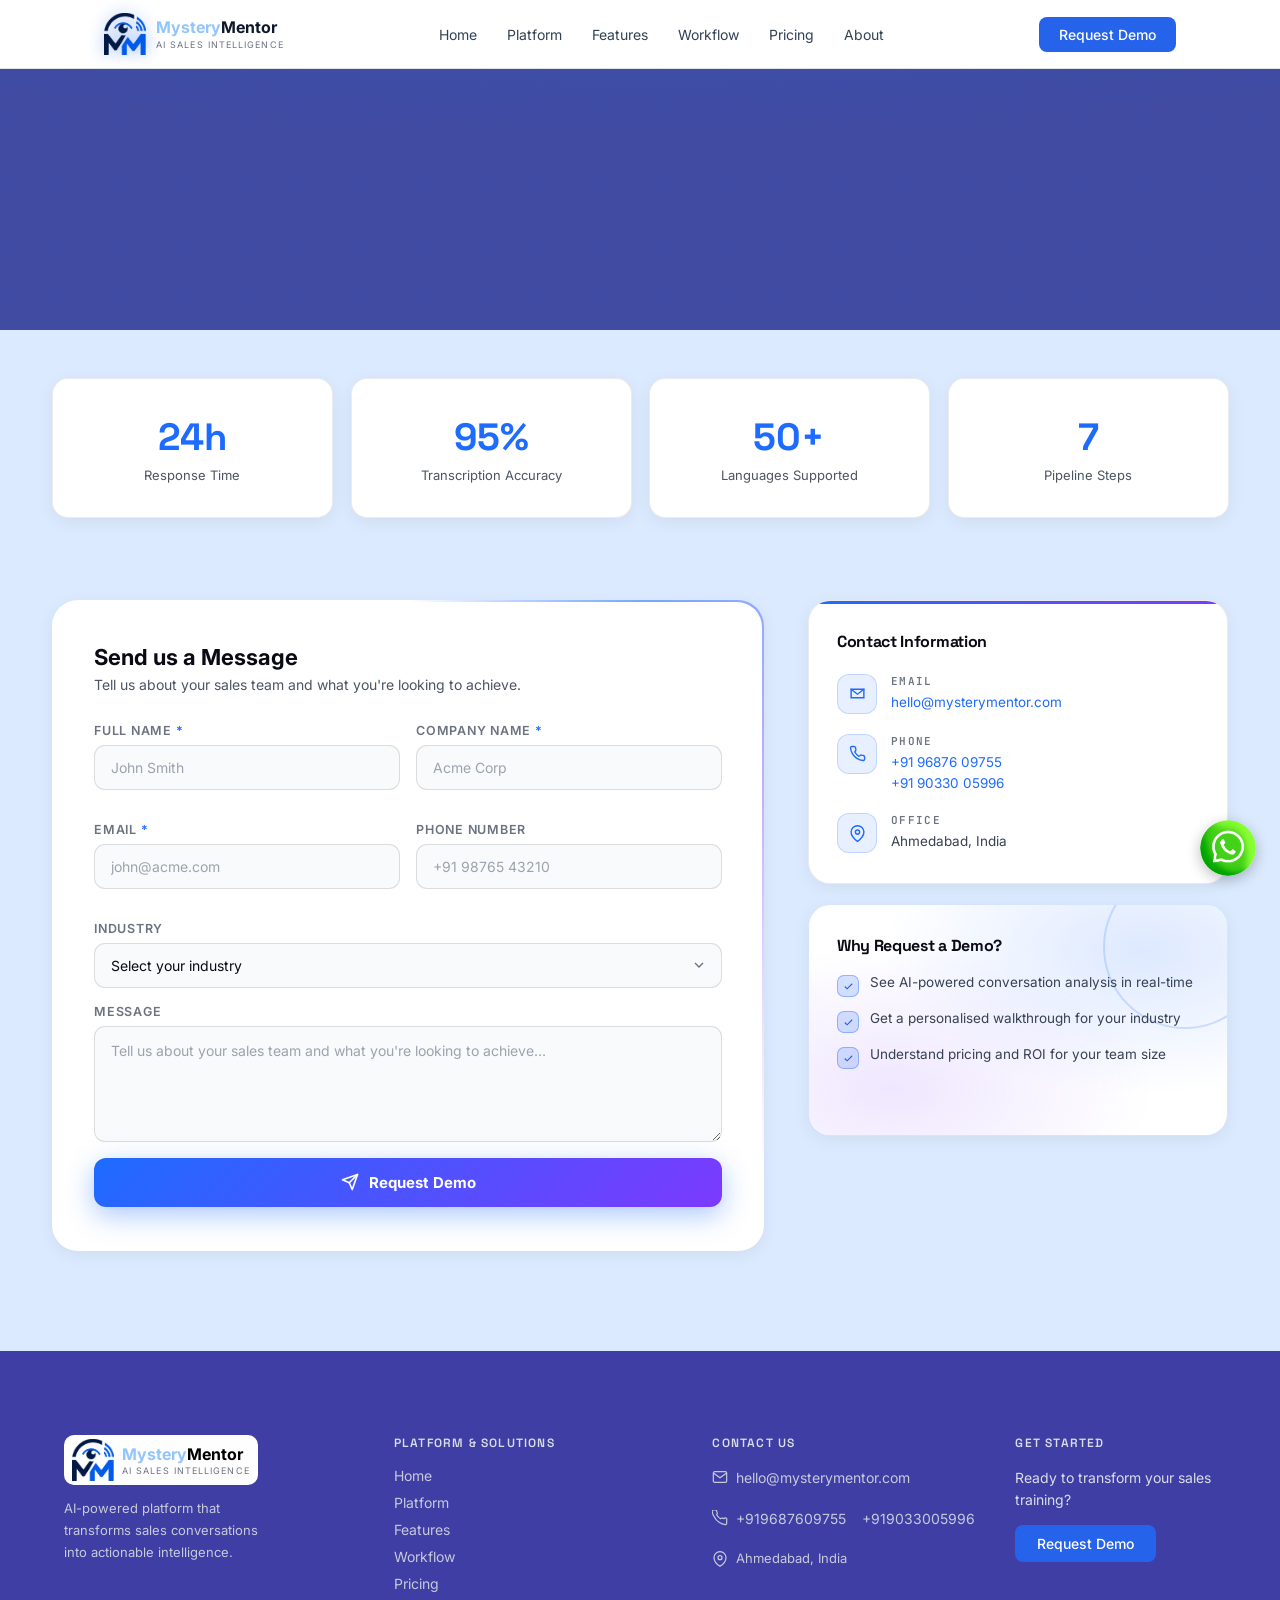
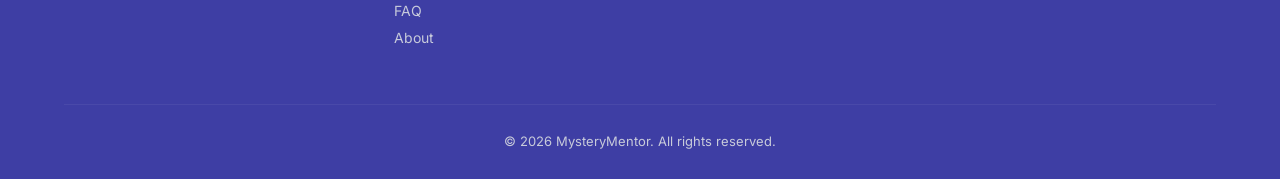
<file: contact_page.html>
<!DOCTYPE html>
<html lang="en">

<head>
  <meta charset="UTF-8">
  <meta name="viewport" content="width=device-width, initial-scale=1.0">
  <title>Contact &amp; Book a Demo | MysteryMentor AI Sales Intelligence</title>
  <meta name="description" content="Request a demo of MysteryMentor. Speak with our sales intelligence team in Ahmedabad, India or connect directly via phone +919687609755.">
  <meta name="keywords" content="Contact MysteryMentor, book sales demo, sales intelligence demo, sales QA demo Ahmedabad">
  <link rel="canonical" href="https://mysterymentor.com/contact_page.html" />
  <meta property="og:type" content="website">
  <meta property="og:title" content="Contact &amp; Book a Demo | MysteryMentor AI Sales Intelligence">
  <meta property="og:description" content="Request a demo of MysteryMentor. Speak with our sales intelligence team in Ahmedabad, India or connect directly via phone +919687609755.">
  <meta property="og:url" content="https://mysterymentor.com/contact_page.html">
  <link rel="preconnect" href="https://fonts.googleapis.com">
  <link rel="preconnect" href="https://fonts.gstatic.com" crossorigin>
  <link
    href="https://fonts.googleapis.com/css2?family=Space+Grotesk:wght@500;600;700&family=Inter:wght@400;500;600;700&family=JetBrains+Mono:wght@500;600&display=swap"
    rel="stylesheet">
  <style>
    :root {
      --bg: #404ba1;
      --bg-soft: #4251aa;
      --surface: #4859b1;
      --surface-2: #5462bb;
      --border: #1E2440;
      --border-soft: #171b36;
      --text: #F4F6FF;
      --text-dim: #d9dce8;
      --text-faint: #c9ccd9;
      --blue: #1E6BFF;
      --blue-dark: #1556DB;
      --violet: #7C3AFF;
    }

    * {
      box-sizing: border-box;
      margin: 0;
      padding: 0;
    }

    html {
      scroll-behavior: smooth;
      overflow-x: hidden;
      max-width: 100%;
    }

    body {
      background: var(--bg);
      color: var(--text);
      font-family: 'Inter', sans-serif;
      -webkit-font-smoothing: antialiased;
      overflow-x: hidden;
      max-width: 100%;
      position: relative;
    }

    h1,
    h2,
    h3,
    h4 {
      font-family: 'Space Grotesk', sans-serif;
      letter-spacing: -0.02em;
    }

    a {
      color: inherit;
      text-decoration: none;
    }

    .wrap {
      max-width: 1240px;
      margin: 0 auto;
      padding: 0 32px;
    }

    /* =========================================================
   NAV
========================================================= */
    .ct-nav {
      position: sticky;
      top: 0;
      z-index: 100;
      background: rgba(64, 75, 161, 0.82);
      backdrop-filter: blur(18px);
      -webkit-backdrop-filter: blur(18px);
      border-bottom: 1px solid var(--border-soft);
    }

    .ct-nav .wrap {
      display: flex;
      align-items: center;
      justify-content: space-between;
      height: 78px;
    }

    .ct-logo {
      display: flex;
      align-items: center;
      gap: 11px;
    }

    .ct-logo-mark {
      width: 38px;
      height: 38px;
      border-radius: 10px;
      background: transparent;
      display: flex;
      align-items: center;
      justify-content: center;
      flex-shrink: 0;
    }

    .ct-logo-mark img {
      width: 100%;
      height: 100%;
      object-fit: contain;
    }

    .ct-logo-text .name {
      font-family: 'Space Grotesk', sans-serif;
      font-weight: 700;
      font-size: 17px;
    }

    .ct-logo-text .name span {
      color: var(--blue);
    }

    .ct-logo-text .tag {
      font-size: 9.5px;
      letter-spacing: 0.14em;
      color: var(--text-faint);
      font-family: 'JetBrains Mono', monospace;
    }

    .ct-links {
      display: flex;
      align-items: center;
      gap: 6px;
    }

    .ct-links a {
      font-size: 14.5px;
      color: var(--text-dim);
      padding: 9px 15px;
      border-radius: 8px;
      transition: color .2s, background .2s;
    }

    .ct-links a:hover {
      color: var(--text);
      background: var(--surface-2);
    }

    .ct-links a.active {
      color: var(--blue);
      background: rgba(30, 107, 255, 0.12);
    }

    .ct-cta-btn {
      background: linear-gradient(135deg, #1E6BFF, #1556DB);
      color: #fff;
      font-weight: 600;
      font-size: 14px;
      padding: 11px 22px;
      border-radius: 9px;
      box-shadow: 0 6px 20px rgba(30, 107, 255, 0.32);
      transition: transform .2s, box-shadow .2s;
      white-space: nowrap;
    }

    .ct-cta-btn:hover {
      transform: translateY(-2px);
      box-shadow: 0 10px 26px rgba(30, 107, 255, 0.42);
    }

    .ct-burger {
      display: none;
      flex-direction: column;
      gap: 5px;
      cursor: pointer;
      background: none;
      border: none;
      padding: 6px;
    }

    .ct-burger span {
      width: 22px;
      height: 2px;
      background: var(--text);
      border-radius: 2px;
    }

    /* =========================================================
   HERO — Typewriter + split-word reveal + scanner line
========================================================= */
    .ct-hero {
      position: relative;
      padding: 140px 0 70px;
      text-align: center;
      overflow: hidden;
      background: radial-gradient(ellipse 80% 50% at 50% -10%, rgba(30, 107, 255, 0.18), transparent);
    }

    /* Animated grid */
    .hero-grid {
      position: absolute;
      inset: 0;
      pointer-events: none;
      background-image:
        linear-gradient(rgba(30, 107, 255, 0.04) 1px, transparent 1px),
        linear-gradient(90deg, rgba(30, 107, 255, 0.04) 1px, transparent 1px);
      background-size: 60px 60px;
      animation: gridDrift 20s linear infinite;
    }

    @keyframes gridDrift {
      0% {
        background-position: 0 0;
      }

      100% {
        background-position: 60px 60px;
      }
    }

    /* Scanner sweep — ONE pass only (JS removes it after) */
    .hero-scanner {
      position: absolute;
      left: 0;
      right: 0;
      height: 3px;
      background: linear-gradient(90deg,
          transparent 0%,
          rgba(30, 107, 255, 0.3) 15%,
          rgba(30, 107, 255, 0.95) 45%,
          rgba(124, 58, 255, 0.85) 55%,
          rgba(30, 107, 255, 0.3) 85%,
          transparent 100%);
      top: -4px;
      pointer-events: none;
      box-shadow: 0 0 18px 4px rgba(30, 107, 255, 0.55), 0 0 40px 8px rgba(30, 107, 255, 0.2);
      animation: scanOnce 1.6s cubic-bezier(.4, 0, .2, 1) forwards;
      z-index: 10;
    }

    /* Glow trail below scanner */
    .hero-scanner::after {
      content: '';
      position: absolute;
      left: 0;
      right: 0;
      top: 3px;
      height: 40px;
      pointer-events: none;
      background: linear-gradient(180deg, rgba(30, 107, 255, 0.18) 0%, transparent 100%);
    }

    @keyframes scanOnce {
      0% {
        top: -4px;
        opacity: 0;
      }

      5% {
        opacity: 1;
      }

      95% {
        opacity: 1;
      }

      100% {
        top: calc(100% + 4px);
        opacity: 0;
      }
    }

    /* Eyebrow — hidden until scanner passes */
    .ct-eyebrow {
      position: relative;
      z-index: 2;
      display: inline-flex;
      align-items: center;
      gap: 8px;
      background: rgba(30, 107, 255, 0.10);
      border: 1px solid rgba(30, 107, 255, 0.30);
      color: #7FA8FF;
      font-size: 13px;
      font-weight: 600;
      padding: 8px 18px;
      border-radius: 999px;
      margin-bottom: 28px;
      opacity: 0;
      transition: opacity .35s ease, transform .35s ease;
      transform: translateY(6px);
    }

    .ct-eyebrow.revealed {
      opacity: 1;
      transform: translateY(0);
    }

    .ct-eyebrow svg {
      width: 14px;
      height: 14px;
    }

    /* Title — hidden until revealed by JS */
    .hero-title {
      position: relative;
      z-index: 2;
      font-size: clamp(28px, 5vw, 58px);
      font-weight: 700;
      line-height: 1.1;
      margin-bottom: 22px;
      min-height: 1.2em;
      opacity: 0;
      transform: translateY(8px);
      transition: opacity .35s ease, transform .35s ease;
    }

    .hero-title.revealed {
      opacity: 1;
      transform: translateY(0);
    }

    /* Blinking cursor */
    .tw-cursor {
      display: inline-block;
      width: 3px;
      height: .85em;
      border-radius: 2px;
      background: var(--blue);
      margin-left: 4px;
      vertical-align: middle;
    }

    @keyframes curBlink {

      0%,
      100% {
        opacity: 1;
      }

      50% {
        opacity: 0;
      }
    }

    .tw-cursor.blink {
      animation: curBlink .75s step-end infinite;
    }

    /* Sub paragraph */
    .hero-sub {
      position: relative;
      z-index: 2;
      max-width: 580px;
      margin: 0 auto;
      color: var(--text-dim);
      font-size: 17px;
      line-height: 1.65;
      min-height: 1.65em;
      opacity: 0;
      transition: opacity .3s ease;
    }

    .hero-sub.revealed {
      opacity: 1;
    }

    /* =========================================================
   STATS — count-up + flip-in cards
========================================================= */
    .ct-stats {
      padding: 48px 0 72px;
      background: #dbeafe;
    }

    .stats-grid {
      display: grid;
      grid-template-columns: repeat(4, 1fr);
      gap: 18px;
      background: transparent;
    }

    .stat-item {
      background: #ffffff;
      border: 1px solid rgba(0, 0, 0, .08);
      border-radius: 16px;
      box-shadow: 0 4px 18px rgba(0, 0, 0, .06);
      padding: 34px 24px;
      text-align: center;
      position: relative;
      overflow: hidden;
      cursor: default;
      opacity: 0;
      transform: translateY(30px) scale(.95);
      transition: background .25s;
    }

    .stat-item.flip-in {
      animation: cardFlipIn .55s cubic-bezier(.34, 1.3, .64, 1) forwards;
    }

    @keyframes cardFlipIn {
      to {
        opacity: 1;
        transform: translateY(0) scale(1);
      }
    }

    .stat-item::after {
      content: '';
      position: absolute;
      inset: 0;
      background: radial-gradient(circle at 50% 0%, rgba(30, 107, 255, 0.10), transparent 65%);
      opacity: 0;
      transition: opacity .3s;
    }

    .stat-item:hover::after {
      opacity: 1;
    }

    .stat-item::before {
      content: '';
      position: absolute;
      top: 0;
      left: 0;
      right: 0;
      height: 2px;
      background: linear-gradient(90deg, var(--blue), var(--violet));
      transform: scaleX(0);
      transform-origin: left;
      transition: transform .45s ease;
    }

    .stat-item:hover::before {
      transform: scaleX(1);
    }

    .stat-num {
      font-size: 38px;
      font-weight: 700;
      font-family: 'Space Grotesk', sans-serif;
      color: var(--blue);
      margin-bottom: 6px;
      position: relative;
      z-index: 1;
    }

    .stat-label {
      font-size: 13px;
      color: #4b5563;
      position: relative;
      z-index: 1;
    }

    /* =========================================================
   CONTACT SECTION
========================================================= */
    .ct-main {
      padding: 10px 0 100px;
      background: #dbeafe;
    }

    .ct-grid {
      display: grid;
      grid-template-columns: 1fr 420px;
      gap: 44px;
      align-items: start;
    }

    /* ── FORM CARD — morphing border + input float labels ── */
    .ct-form-card {
      position: relative;
      border-radius: 26px;
      padding: 44px 42px;
      overflow: hidden;
      background: #ffffff;
      box-shadow: 0 4px 18px rgba(0, 0, 0, .06);
      /* Animated gradient border via conic trick */
      --border-angle: 0turn;
    }

    /* Glowing rotating border */
    .ct-form-card::before {
      content: '';
      position: absolute;
      inset: -2px;
      border-radius: 28px;
      z-index: 0;
      background: conic-gradient(from var(--border-angle),
          transparent 0%,
          rgba(30, 107, 255, 0.6) 10%,
          rgba(124, 58, 255, 0.4) 20%,
          transparent 35%);
      animation: rotateBorder 4s linear infinite;
    }

    @property --border-angle {
      syntax: '<angle>';
      inherits: false;
      initial-value: 0turn;
    }

    @keyframes rotateBorder {
      to {
        --border-angle: 1turn;
      }
    }

    .ct-form-card::after {
      content: '';
      position: absolute;
      inset: 2px;
      border-radius: 25px;
      z-index: 1;
      background: #ffffff;
    }

    .form-inner {
      position: relative;
      z-index: 2;
    }

    /* Reveal animation — card slides in from left */
    .ct-form-card {
      opacity: 0;
      transform: translateX(-40px);
      transition: opacity .7s ease, transform .7s ease;
    }

    .ct-form-card.visible {
      opacity: 1;
      transform: translateX(0);
    }

    .form-title {
      font-size: 22px;
      font-weight: 700;
      margin-bottom: 6px;
      color: #0a0a14;
    }

    .form-sub {
      color: #4b5563;
      font-size: 14px;
      margin-bottom: 30px;
    }

    .form-row {
      display: grid;
      grid-template-columns: 1fr 1fr;
      gap: 16px;
      margin-bottom: 16px;
    }

    .form-group {
      display: flex;
      flex-direction: column;
      gap: 7px;
      margin-bottom: 16px;
    }

    .form-group label {
      font-size: 12.5px;
      font-weight: 600;
      color: #6b7280;
      letter-spacing: 0.06em;
      text-transform: uppercase;
    }

    .form-group label .req {
      color: var(--blue);
    }

    /* Glassy inputs */
    .form-group input,
    .form-group select,
    .form-group textarea {
      background: #f8fafc;
      border: 1px solid rgba(0, 0, 0, .12);
      border-radius: 11px;
      padding: 13px 16px;
      color: #0a0a14;
      font-family: 'Inter', sans-serif;
      font-size: 14px;
      outline: none;
      width: 100%;
      appearance: none;
      -webkit-appearance: none;
      transition: border-color .25s, box-shadow .25s, background .25s, transform .2s;
    }

    .form-group select {
      background-image: url("data:image/svg+xml,%3Csvg xmlns='http://www.w3.org/2000/svg' viewBox='0 0 24 24' fill='none' stroke='%236b7280' stroke-width='2'%3E%3Cpolyline points='6 9 12 15 18 9'/%3E%3C/svg%3E");
      background-repeat: no-repeat;
      background-position: right 14px center;
      background-size: 16px;
      padding-right: 40px;
      cursor: pointer;
      background-color: #f8fafc;
    }

    .form-group input::placeholder,
    .form-group textarea::placeholder {
      color: #9ca3af;
    }

    .form-group input:focus,
    .form-group select:focus,
    .form-group textarea:focus {
      border-color: rgba(30, 107, 255, 0.7);
      box-shadow: 0 0 0 3px rgba(30, 107, 255, 0.14), 0 2px 12px rgba(30, 107, 255, 0.08);
      background: #ffffff;
      transform: translateY(-1px);
    }

    .form-group select option {
      background: #ffffff;
      color: #0a0a14;
    }

    .form-group textarea {
      resize: vertical;
      min-height: 116px;
      line-height: 1.6;
    }

    /* Submit button — liquid fill */
    .submit-btn {
      width: 100%;
      padding: 15px;
      border-radius: 12px;
      border: none;
      cursor: pointer;
      position: relative;
      overflow: hidden;
      background: linear-gradient(135deg, #1E6BFF, #7C3AFF);
      color: #fff;
      font-weight: 700;
      font-size: 15px;
      font-family: 'Inter', sans-serif;
      display: flex;
      align-items: center;
      justify-content: center;
      gap: 10px;
      box-shadow: 0 8px 28px rgba(30, 107, 255, 0.38);
      transition: transform .2s, box-shadow .2s;
    }

    .submit-btn .ripple-bg {
      position: absolute;
      inset: 0;
      background: linear-gradient(90deg, transparent, rgba(255, 255, 255, 0.18), transparent);
      transform: translateX(-100%);
      transition: transform .6s ease;
    }

    .submit-btn:hover .ripple-bg {
      transform: translateX(100%);
    }

    .submit-btn:hover {
      transform: translateY(-2px);
      box-shadow: 0 14px 36px rgba(30, 107, 255, 0.48);
    }

    .submit-btn:active {
      transform: scale(.98);
    }

    .submit-btn svg {
      width: 18px;
      height: 18px;
      position: relative;
      z-index: 1;
    }

    .submit-btn span {
      position: relative;
      z-index: 1;
    }

    /* ── SIDEBAR ── */
    .ct-sidebar {
      display: flex;
      flex-direction: column;
      gap: 20px;
    }

    /* Info card — slides from right */
    .info-card {
      background: #ffffff;
      border: 1px solid rgba(0, 0, 0, .08);
      border-radius: 22px;
      padding: 30px 28px;
      position: relative;
      overflow: hidden;
      opacity: 0;
      transform: translateX(40px);
      transition: opacity .7s .1s ease, transform .7s .1s ease;
      box-shadow: 0 4px 18px rgba(0, 0, 0, .06);
    }

    .info-card.visible {
      opacity: 1;
      transform: translateX(0);
    }

    /* Top accent */
    .info-card::before {
      content: '';
      position: absolute;
      top: 0;
      left: 0;
      right: 0;
      height: 3px;
      background: linear-gradient(90deg, var(--blue), var(--violet));
    }

    .info-card h3 {
      font-size: 16px;
      font-weight: 700;
      margin-bottom: 22px;
      color: #0a0a14;
    }

    .info-item {
      display: flex;
      align-items: flex-start;
      gap: 14px;
      margin-bottom: 20px;
      opacity: 0;
      transform: translateX(20px);
      transition: opacity .5s ease, transform .5s ease;
    }

    .info-item.slide-in {
      opacity: 1;
      transform: translateX(0);
    }

    .info-item:last-child {
      margin-bottom: 0;
    }

    .info-icon {
      width: 40px;
      height: 40px;
      border-radius: 12px;
      flex-shrink: 0;
      display: flex;
      align-items: center;
      justify-content: center;
      background: rgba(30, 107, 255, 0.10);
      border: 1px solid rgba(30, 107, 255, 0.20);
      transition: background .25s, transform .25s, box-shadow .25s;
    }

    .info-item:hover .info-icon {
      background: rgba(30, 107, 255, 0.22);
      transform: rotate(6deg) scale(1.1);
      box-shadow: 0 4px 16px rgba(30, 107, 255, 0.28);
    }

    .info-icon svg {
      width: 17px;
      height: 17px;
      color: var(--blue);
    }

    .info-label {
      font-size: 11px;
      font-weight: 600;
      letter-spacing: 0.12em;
      color: #6b7280;
      text-transform: uppercase;
      margin-bottom: 4px;
      font-family: 'JetBrains Mono', monospace;
    }

    .info-value {
      font-size: 13.5px;
      color: #374151;
      line-height: 1.55;
    }

    .info-value a {
      color: var(--blue);
      transition: opacity .2s;
    }

    .info-value a:hover {
      opacity: .8;
    }

    /* Demo card — scale up from center */
    .demo-card {
      position: relative;
      overflow: hidden;
      border-radius: 22px;
      background: #ffffff;
      border: 1px solid rgba(30, 107, 255, 0.18);
      padding: 30px 28px;
      opacity: 0;
      transform: scale(.92);
      transition: opacity .7s .2s ease, transform .7s .2s ease;
      box-shadow: 0 4px 18px rgba(0, 0, 0, .06);
    }

    .demo-card.visible {
      opacity: 1;
      transform: scale(1);
    }

    /* Animated noise/grain overlay */
    .demo-card::before {
      content: '';
      position: absolute;
      inset: 0;
      border-radius: 22px;
      background:
        radial-gradient(ellipse at 80% 20%, rgba(30, 107, 255, 0.15), transparent 55%),
        radial-gradient(ellipse at 20% 80%, rgba(124, 58, 255, 0.12), transparent 55%);
      pointer-events: none;
    }

    /* Pulsing ring */
    .demo-card::after {
      content: '';
      position: absolute;
      top: -40px;
      right: -40px;
      width: 160px;
      height: 160px;
      border-radius: 50%;
      border: 2px solid rgba(30, 107, 255, 0.18);
      animation: ringPulse 3s ease-in-out infinite;
    }

    @keyframes ringPulse {

      0%,
      100% {
        transform: scale(1);
        opacity: .6;
      }

      50% {
        transform: scale(1.25);
        opacity: .15;
      }
    }

    .demo-card h3 {
      font-size: 16px;
      font-weight: 700;
      margin-bottom: 18px;
      position: relative;
      z-index: 1;
      color: #0a0a14;
    }

    .demo-item {
      display: flex;
      align-items: flex-start;
      gap: 11px;
      margin-bottom: 13px;
      font-size: 13.5px;
      color: #374151;
      position: relative;
      z-index: 1;
      opacity: 0;
      transform: translateX(-16px) scale(.96);
      transition: opacity .45s ease, transform .45s ease;
    }

    .demo-item.fly-in {
      opacity: 1;
      transform: translateX(0) scale(1);
    }

    .demo-item:last-child {
      margin-bottom: 0;
    }

    .demo-bullet {
      width: 22px;
      height: 22px;
      border-radius: 7px;
      flex-shrink: 0;
      margin-top: 1px;
      background: rgba(30, 107, 255, 0.18);
      border: 1px solid rgba(30, 107, 255, 0.38);
      display: flex;
      align-items: center;
      justify-content: center;
      transition: background .25s, transform .25s;
    }

    .demo-item:hover .demo-bullet {
      background: rgba(30, 107, 255, 0.35);
      transform: scale(1.15);
    }

    .demo-bullet svg {
      width: 11px;
      height: 11px;
      color: #2563eb;
    }

    /* =========================================================
   FOOTER
========================================================= */
    .ct-footer {
      background: var(--bg);
      border-top: 1px solid var(--border-soft);
      padding: 64px 0 0;
    }

    .ct-footer-grid {
      display: grid;
      grid-template-columns: 1.6fr 1fr 1.3fr 1.2fr;
      gap: 40px;
      padding-bottom: 44px;
    }

    .f-logo {
      display: flex;
      align-items: center;
      gap: 11px;
      margin-bottom: 16px;
    }

    .f-logo-mark {
      width: 44px;
      height: 44px;
      border-radius: 12px;
      background: transparent;
      flex-shrink: 0;
    }

    .f-logo-mark img {
      width: 100%;
      height: 100%;
      object-fit: contain;
    }

    .f-logo-text .name {
      font-family: 'Space Grotesk', sans-serif;
      font-weight: 700;
      font-size: 18px;
    }

    .f-logo-text .name span {
      color: var(--blue);
    }

    .f-logo-text .tag {
      font-size: 9px;
      letter-spacing: 0.14em;
      color: var(--text-faint);
      font-family: 'JetBrains Mono', monospace;
    }

    .f-desc {
      color: var(--text-dim);
      font-size: 14px;
      line-height: 1.65;
      max-width: 280px;
    }

    .ct-footer h4 {
      font-family: 'JetBrains Mono', monospace;
      font-size: 11.5px;
      letter-spacing: 0.12em;
      color: var(--text-faint);
      margin-bottom: 18px;
      font-weight: 600;
    }

    .flinks {
      display: flex;
      flex-direction: column;
      gap: 11px;
    }

    .flinks a {
      color: var(--text-dim);
      font-size: 14px;
      display: inline-flex;
      align-items: center;
      gap: 6px;
      transition: color .2s, gap .25s;
    }

    .flinks a::before {
      content: '›';
      color: var(--blue);
      font-size: 16px;
      opacity: 0;
      transform: translateX(-6px);
      transition: opacity .2s, transform .2s;
    }

    .flinks a:hover {
      color: var(--text);
      gap: 10px;
    }

    .flinks a:hover::before {
      opacity: 1;
      transform: translateX(0);
    }

    .fcontact {
      display: flex;
      flex-direction: column;
      gap: 13px;
    }

    .fcontact li {
      list-style: none;
      display: flex;
      align-items: flex-start;
      gap: 10px;
      color: var(--text-dim);
      font-size: 13.5px;
      line-height: 1.5;
    }

    .fcontact svg {
      width: 16px;
      height: 16px;
      flex-shrink: 0;
      margin-top: 1px;
      color: var(--blue);
    }

    .fget p {
      color: var(--text-dim);
      font-size: 14px;
      margin-bottom: 18px;
      line-height: 1.5;
    }

    .f-cta-btn {
      display: inline-block;
      background: linear-gradient(135deg, #1E6BFF, #1556DB);
      color: #fff;
      font-weight: 600;
      font-size: 14px;
      padding: 12px 24px;
      border-radius: 10px;
      box-shadow: 0 6px 20px rgba(30, 107, 255, 0.28);
      transition: transform .2s, box-shadow .2s;
    }

    .f-cta-btn:hover {
      transform: translateY(-2px);
      box-shadow: 0 10px 28px rgba(30, 107, 255, 0.42);
    }

    .ct-footer-bottom {
      border-top: 1px solid var(--border-soft);
      padding: 22px 0;
      text-align: center;
      color: var(--text-faint);
      font-size: 13px;
    }

    /* =========================================================
   TOAST
========================================================= */
    .toast {
      position: fixed;
      bottom: 32px;
      right: 32px;
      z-index: 999;
      background: linear-gradient(135deg, #1E6BFF, #7C3AFF);
      color: #fff;
      font-weight: 600;
      font-size: 14px;
      padding: 16px 24px;
      border-radius: 14px;
      display: flex;
      align-items: center;
      gap: 12px;
      box-shadow: 0 12px 40px rgba(30, 107, 255, 0.45);
      transform: translateY(80px) scale(.9);
      opacity: 0;
      transition: transform .5s cubic-bezier(.34, 1.4, .64, 1), opacity .4s ease;
      pointer-events: none;
    }

    .toast.show {
      transform: translateY(0) scale(1);
      opacity: 1;
    }

    .toast svg {
      width: 20px;
      height: 20px;
      flex-shrink: 0;
    }

    /* =========================================================
   RESPONSIVE
========================================================= */
    @media(max-width:980px) {
      .ct-links {
        display: none;
      }

      .ct-burger {
        display: flex;
      }

      .ct-grid {
        grid-template-columns: 1fr;
      }

      .hero-title {
        font-size: 40px;
      }

      .ct-footer-grid {
        grid-template-columns: 1fr 1fr;
      }

      .stats-grid {
        grid-template-columns: 1fr 1fr;
      }
    }

    @media(max-width:600px) {
      .wrap {
        padding: 0 18px;
      }

      .ct-hero {
        padding: 100px 0 40px;
      }

      .hero-title {
        font-size: 30px;
      }

      .form-row {
        grid-template-columns: 1fr;
      }

      .ct-footer-grid {
        grid-template-columns: 1fr;
        gap: 32px;
      }

      .ct-nav .ct-cta-btn {
        display: none;
      }

      .ct-logo-text .tag {
        display: none;
      }

      .ct-form-card {
        padding: 28px 20px;
      }
    }

    /* ── UNIVERSAL MM-NAV ── */
    /* Ensure mm-nav overrides any contact page styles */
    nav.mm-nav {
      position: fixed !important;
      width: 100% !important;
      box-sizing: border-box !important;
    }

    .mm-nav-inner {
      box-sizing: border-box !important;
    }

    .mm-nav {
      position: fixed;
      top: 0;
      left: 0;
      right: 0;
      z-index: 2000;
      background: #ffffff;
      backdrop-filter: blur(14px);
      -webkit-backdrop-filter: blur(14px);
      border-bottom: 1px solid rgba(15, 23, 42, 0.12);
    }

    .mm-nav-inner {
      max-width: 1200px;
      margin: 0 auto;
      padding: 0 5%;
      display: flex;
      align-items: center;
      justify-content: space-between;
      height: 68px;
      gap: 16px;
    }

    .mm-logo {
      display: flex;
      align-items: center;
      gap: 10px;
      text-decoration: none;
      flex-shrink: 0;
    }

    .mm-logo-icon {
      width: 42px;
      height: 42px;
      display: flex;
      align-items: center;
      justify-content: center;
      flex-shrink: 0;
      filter: drop-shadow(0 0 8px rgba(37, 99, 235, 0.45));
    }

    .mm-logo-icon img {
      width: 100%;
      height: 100%;
      object-fit: contain;
      display: block;
    }

    .mm-logo-name {
      font-size: 16px;
      font-weight: 700;
      color: #fff;
      line-height: 1.2;
    }

    .mm-logo-name span {
      color: #93c5fd;
    }

    .mm-logo-sub {
      font-size: 9px;
      letter-spacing: .12em;
      color: #6b7280;
      text-transform: uppercase;
      display: block;
      margin-top: 1px;
    }

    .mm-nav-links {
      display: flex;
      align-items: center;
      gap: 4px;
      flex: 1;
      justify-content: center;
    }

    .mm-nav-links a {
      color: #e6eaf4;
      text-decoration: none;
      font-size: 14px;
      padding: 6px 13px;
      border-radius: 6px;
      transition: all .2s;
      white-space: nowrap;
    }

    .mm-nav-links a:hover {
      background: rgba(255, 255, 255, .08);
      color: #fff;
    }

    .mm-nav-links a.mm-active {
      background: rgba(37, 99, 235, .15);
      color: #93c5fd;
    }

    .mm-nav-cta {
      background: #2563eb;
      color: #fff;
      border: none;
      padding: 9px 20px;
      border-radius: 8px;
      font-size: 14px;
      font-weight: 500;
      cursor: pointer;
      transition: all .2s;
      text-decoration: none;
      white-space: nowrap;
      flex-shrink: 0;
      display: inline-block;
    }

    .mm-nav-cta:hover {
      background: #1d4ed8;
    }

    .mm-hamburger {
      display: none;
      flex-direction: column;
      justify-content: center;
      align-items: center;
      gap: 5px;
      width: 40px;
      height: 40px;
      background: none;
      border: 1px solid rgba(255, 255, 255, .15);
      border-radius: 8px;
      cursor: pointer;
      padding: 0;
      flex-shrink: 0;
    }

    .mm-hamburger span {
      display: block;
      width: 22px;
      height: 2px;
      background: #fff;
      border-radius: 2px;
      transition: all .3s ease;
    }

    .mm-hamburger.mm-open span:nth-child(1) {
      transform: translateY(7px) rotate(45deg);
    }

    .mm-hamburger.mm-open span:nth-child(2) {
      opacity: 0;
    }

    .mm-hamburger.mm-open span:nth-child(3) {
      transform: translateY(-7px) rotate(-45deg);
    }

    .mm-nav .mm-logo-name {
      color: #0f172a;
    }

    .mm-nav .mm-nav-links a {
      color: #334155;
    }

    .mm-nav .mm-nav-links a:hover {
      background: rgba(72, 106, 189, 0.08);
      color: #0f172a;
    }

    .mm-nav .mm-hamburger {
      border-color: rgba(15, 23, 42, 0.2);
    }

    .mm-nav .mm-hamburger span {
      background: #486abd;
    }

    .mm-nav-mobile-cta {
      display: none !important;
    }

    @media(max-width:900px) {
      nav.mm-nav {
        overflow: visible !important;
      }

      .mm-nav-links {
        display: none;
        position: fixed;
        top: 68px;
        left: 0;
        right: 0;
        width: 100vw;
        background: #1e1e4a !important;
        flex-direction: column;
        align-items: stretch;
        justify-content: flex-start;
        gap: 0;
        padding: 8px 0 20px;
        border-bottom: 2px solid rgba(56, 189, 248, 0.4);
        z-index: 999999 !important;
        max-height: calc(100vh - 68px);
        overflow-y: auto !important;
        -webkit-overflow-scrolling: touch;
        box-shadow: 0 20px 40px rgba(0, 0, 0, 0.6);
      }

      .mm-nav-links.mm-open {
        display: flex !important;
      }

      .mm-nav .mm-nav-links a {
        display: block !important;
        padding: 13px 24px !important;
        font-size: 15px !important;
        font-weight: 500 !important;
        color: #ffffff !important;
        text-decoration: none !important;
        border-bottom: 1px solid rgba(255, 255, 255, 0.08) !important;
        background: transparent;
      }

      .mm-nav .mm-nav-links a:hover,
      .mm-nav .mm-nav-links a:active {
        background: rgba(255, 255, 255, 0.1) !important;
        color: #38bdf8 !important;
      }

      .mm-nav .mm-nav-links a.mm-active {
        color: #38bdf8 !important;
        font-weight: 600 !important;
        background: rgba(56, 189, 248, 0.12) !important;
      }

      .mm-nav-mobile-cta {
        display: block !important;
        margin: 14px 20px 6px !important;
        padding: 12px 20px !important;
        background: #2563eb !important;
        color: #ffffff !important;
        text-align: center !important;
        font-weight: 600 !important;
        font-size: 15px !important;
        border-radius: 8px !important;
        text-decoration: none !important;
        border-bottom: none !important;
      }

      .mm-nav-cta {
        display: none;
      }

      .mm-hamburger {
        display: flex;
      }
    }

    @media(max-width:480px) {
      .mm-nav-inner {
        padding: 0 4%;
      }

      .mm-logo-name {
        font-size: 15px;
      }

      .mm-logo-sub {
        display: none;
      }
    }

    /* ── END UNIVERSAL MM-NAV ── */

    /* ===== RESPONSIVE FIXES — Contact Page ===== */
    @media(max-width:480px) {
      .ct-hero {
        padding: 88px 0 44px;
      }

      .hero-title {
        font-size: 26px !important;
      }

      .hero-sub {
        font-size: 14px;
      }

      .stat-num {
        font-size: 28px;
      }

      .stats-grid {
        gap: 1px;
      }

      .stat-item {
        padding: 24px 16px;
      }

      .ct-form-card {
        padding: 24px 16px;
      }

      .form-inner {
        padding: 0;
      }

      .info-card,
      .demo-card {
        padding: 22px 16px;
      }

      .wrap {
        padding: 0 14px;
      }
    }

    /* ===== END RESPONSIVE FIXES ===== */

    @media(max-width:900px) {
      .reveal {
        opacity: 1 !important;
        transform: none !important;
      }
    @media(max-width: 768px) {
      html, body {
        overflow-x: hidden !important;
        max-width: 100vw !important;
        width: 100% !important;
      }
      section, footer, header, main {
        max-width: 100vw !important;
        overflow-x: hidden;
      }
      nav.mm-nav {
        overflow: visible !important;
      }
    }
  </style>
  <link rel="stylesheet" href="./footer.css">
</head>

<body>


  <!-- NAV -->
  <nav class="mm-nav" id="mm-nav">
    <div class="mm-nav-inner">
      <a href="./index.html" class="mm-logo">
        <div class="mm-logo-icon"><img src="./Asets/Logo mystry_mentor.png" alt="MysteryMentor logo"></div>
        <div>
          <div class="mm-logo-name"><span>Mystery</span>Mentor</div>
          <span class="mm-logo-sub">AI Sales Intelligence</span>
        </div>
      </a>
      <div class="mm-nav-links" id="mm-nav-links">
        <a href="./index.html">Home</a>
        <a href="./platform_page.html">Platform</a>
        <a href="./features_page.html">Features</a>
        <a href="./workflow_page.html">Workflow</a>
        <a href="./pricing_page.html">Pricing</a>
        <a href="./about_page.html">About</a>
        <a href="./contact_page.html" class="mm-nav-mobile-cta">Request Demo →</a>
      </div>
      <a href="./contact_page.html" class="mm-nav-cta">Request Demo</a>
      <button class="mm-hamburger" id="mm-hamburger" aria-label="Toggle navigation">
        <span></span><span></span><span></span>
      </button>
    </div>
  </nav>

  <!-- HERO -->
  <header class="ct-hero" id="ctHero">
    <div class="hero-grid"></div>
    <div class="hero-scanner" id="heroScanner"></div>
    <div class="wrap">

      <h1 class="hero-title" id="heroTitle">
        <span id="twCursor" class="tw-cursor" style="display:none"></span>
      </h1>
      <p class="hero-sub" id="heroSub"></p>
    </div>
  </header>

  <!-- STATS -->
  <section class="ct-stats">
    <div class="wrap">
      <div class="stats-grid">
        <div class="stat-item" data-target="24" data-suffix="h">
          <div class="stat-num" data-count>24h</div>
          <div class="stat-label">Response Time</div>
        </div>
        <div class="stat-item" data-target="95" data-suffix="%">
          <div class="stat-num" data-count>95%</div>
          <div class="stat-label">Transcription Accuracy</div>
        </div>
        <div class="stat-item" data-target="50" data-suffix="+">
          <div class="stat-num" data-count>50+</div>
          <div class="stat-label">Languages Supported</div>
        </div>
        <div class="stat-item" data-target="7" data-suffix="">
          <div class="stat-num" data-count>7</div>
          <div class="stat-label">Pipeline Steps</div>
        </div>
      </div>
    </div>
  </section>

  <!-- CONTACT -->
  <section class="ct-main" id="contact-form">
    <div class="wrap">
      <div class="ct-grid">

        <!-- FORM -->
        <div class="ct-form-card" id="formCard">
          <div class="form-inner">
            <div class="form-title">Send us a Message</div>
            <div class="form-sub">Tell us about your sales team and what you're looking to achieve.</div>
            <div class="form-row">
              <div class="form-group">
                <label>Full Name <span class="req">*</span></label>
                <input type="text" placeholder="John Smith" id="fname">
              </div>
              <div class="form-group">
                <label>Company Name <span class="req">*</span></label>
                <input type="text" placeholder="Acme Corp" id="company">
              </div>
            </div>
            <div class="form-row">
              <div class="form-group">
                <label>Email <span class="req">*</span></label>
                <input type="email" placeholder="john@acme.com" id="email">
              </div>
              <div class="form-group">
                <label>Phone Number</label>
                <input type="tel" placeholder="+91 98765 43210" id="phone">
              </div>
            </div>
            <div class="form-group">
              <label>Industry</label>
              <select id="industry">
                <option value="" disabled selected>Select your industry</option>
                <option>BFSI / Financial Services</option>
                <option>Real Estate</option>
                <option>Insurance</option>
                <option>EdTech</option>
                <option>SaaS / Technology</option>
                <option>Healthcare</option>
                <option>Retail / E-Commerce</option>
                <option>Telecom</option>
                <option>Other</option>
              </select>
            </div>
            <div class="form-group">
              <label>Message</label>
              <textarea placeholder="Tell us about your sales team and what you're looking to achieve…"
                id="message"></textarea>
            </div>
            <button class="submit-btn" onclick="handleSubmit()">
              <span class="ripple-bg"></span>
              <svg viewBox="0 0 24 24" fill="none" stroke="currentColor" stroke-width="2.2" stroke-linecap="round"
                stroke-linejoin="round">
                <line x1="22" y1="2" x2="11" y2="13" />
                <polygon points="22 2 15 22 11 13 2 9 22 2" />
              </svg>
              <span>Request Demo</span>
            </button>
          </div>
        </div>

        <!-- SIDEBAR -->
        <div class="ct-sidebar">
          <div class="info-card" id="infoCard">
            <h3>Contact Information</h3>
            <div class="info-item" id="ii1">
              <div class="info-icon"><svg viewBox="0 0 24 24" fill="none" stroke="currentColor" stroke-width="2"
                  stroke-linecap="round">
                  <path d="M3 6l9 7 9-7" />
                  <path d="M3 6h18v12H3z" />
                </svg></div>
              <div>
                <div class="info-label">Email</div>
                <div class="info-value"><a href="mailto:hello@mysterymentor.com">hello@mysterymentor.com</a></div>
              </div>
            </div>
            <div class="info-item" id="ii2">
              <div class="info-icon"><svg viewBox="0 0 24 24" fill="none" stroke="currentColor" stroke-width="2"
                  stroke-linecap="round">
                  <path
                    d="M22 16.92v3a2 2 0 0 1-2.18 2 19.79 19.79 0 0 1-8.63-3.07 19.5 19.5 0 0 1-6-6 19.79 19.79 0 0 1-3.07-8.67A2 2 0 0 1 4.11 2h3a2 2 0 0 1 2 1.72c.12.81.3 1.6.54 2.37a2 2 0 0 1-.45 2.11L8.09 9.91a16 16 0 0 0 6 6l1.71-1.11a2 2 0 0 1 2.11-.45c.77.24 1.56.42 2.37.54A2 2 0 0 1 22 16.92z" />
                </svg></div>
              <div>
                <div class="info-label">Phone</div>
                <div class="info-value"><a href="tel:+919687609755">+91 96876 09755</a><br><a
                    href="tel:+919033005996">+91 90330 05996</a></div>
              </div>
            </div>
            <div class="info-item" id="ii3">
              <div class="info-icon"><svg viewBox="0 0 24 24" fill="none" stroke="currentColor" stroke-width="2"
                  stroke-linecap="round">
                  <path d="M21 10c0 7-9 13-9 13s-9-6-9-13a9 9 0 0 1 18 0z" />
                  <circle cx="12" cy="10" r="3" />
                </svg></div>
              <div>
                <div class="info-label">Office</div>
                <div class="info-value">Ahmedabad, India</div>
              </div>
            </div>
          </div>

          <div class="demo-card" id="demoCard">
            <h3>Why Request a Demo?</h3>
            <div class="demo-item" id="di1">
              <div class="demo-bullet"><svg viewBox="0 0 24 24" fill="none" stroke="currentColor" stroke-width="2.5">
                  <polyline points="20 6 9 17 4 12" />
                </svg></div>See AI-powered conversation analysis in real-time
            </div>
            <div class="demo-item" id="di2">
              <div class="demo-bullet"><svg viewBox="0 0 24 24" fill="none" stroke="currentColor" stroke-width="2.5">
                  <polyline points="20 6 9 17 4 12" />
                </svg></div>Get a personalised walkthrough for your industry
            </div>
            <div class="demo-item" id="di3">
              <div class="demo-bullet"><svg viewBox="0 0 24 24" fill="none" stroke="currentColor" stroke-width="2.5">
                  <polyline points="20 6 9 17 4 12" />
                </svg></div>Understand pricing and ROI for your team size
            </div>
            <div class="demo-item" id="di4">
              <div class="demo-bullet"><svg viewBox="0 0 24 24" fill="none" stroke="currentColor" stroke-width="2.5">
                  <polyline points="20 6 9 17 4 12" />
                </svg></div>No commitment required
            </div>
          </div>
        </div>

      </div>
    </div>
  </section>

  <!-- FOOTER -->
  <footer class="ct-footer legacy-footer">
    <div class="wrap">
      <div class="ct-footer-grid">
        <div>
          <div class="f-logo">
            <a href="./index.html" style="display:flex;align-items:center;gap:10px;text-decoration:none;">
              <div class="f-logo-mark"><img src="./Asets/Logo mystry_mentor.png" alt="MysteryMentor"></div>
              <div class="f-logo-text">
                <div class="name">Mystery<span>Mentor</span></div>
                <div class="tag">AI SALES INTELLIGENCE</div>
              </div>
            </a>
          </div>
          <p class="f-desc">AI-powered platform that transforms sales conversations into actionable intelligence.</p>
        </div>
        <div>
          <h4>QUICK LINKS</h4>
          <div class="flinks">
            <a href="./platform_page.html">Platform</a>
            <a href="./workflow_page.html">Workflow</a>
            <a href="./about_page.html">About</a>
            <a href="./features_page.html">Features</a>
            <a href="./pricing_page.html">Pricing</a>
            <a href="./contact_page.html">Contact</a>
          </div>
        </div>
        <div>
          <h4>CONTACT US</h4>
          <ul class="fcontact">
            <li><svg viewBox="0 0 24 24" fill="none" stroke="currentColor" stroke-width="2">
                <path d="M3 6l9 7 9-7" />
                <path d="M3 6h18v12H3z" />
              </svg><a href="mailto:hello@mysterymentor.com"
                style="color:inherit;text-decoration:none;">hello@mysterymentor.com</a></li>
            <li><svg viewBox="0 0 24 24" fill="none" stroke="currentColor" stroke-width="2">
                <path
                  d="M22 16.92v3a2 2 0 0 1-2.18 2 19.79 19.79 0 0 1-8.63-3.07 19.5 19.5 0 0 1-6-6 19.79 19.79 0 0 1-3.07-8.67A2 2 0 0 1 4.11 2h3a2 2 0 0 1 2 1.72c.12.81.3 1.6.54 2.37a2 2 0 0 1-.45 2.11L8.09 9.91a16 16 0 0 0 6 6l1.71-1.11a2 2 0 0 1 2.11-.45c.77.24 1.56.42 2.37.54A2 2 0 0 1 22 16.92z" />
              </svg><a href="tel:+919687609755" style="color:inherit;text-decoration:none;">+91 96876 09755</a> / <a
                href="tel:+919033005996" style="color:inherit;text-decoration:none;">+91 90330 05996</a></li>
            <li><svg viewBox="0 0 24 24" fill="none" stroke="currentColor" stroke-width="2">
                <path d="M21 10c0 7-9 13-9 13s-9-6-9-13a9 9 0 0 1 18 0z" />
                <circle cx="12" cy="10" r="3" />
              </svg>Ahmedabad, India</li>
          </ul>
        </div>
        <div class="fget">
          <h4>GET STARTED</h4>
          <p>Ready to transform your sales training?</p>
          <a href="./contact_page.html" class="f-cta-btn">Request Demo</a>
        </div>
      </div>
    </div>
    <div class="ct-footer-bottom">© 2026 MysteryMentor. All rights reserved.</div>
  </footer>

  <footer id="contact">
    <div class="footer-inner">
      <div class="footer-top">
        <div class="footer-brand">
          <a class="logo" href="./index.html" style="text-decoration:none;background-color:rgb(255,254,254);width:max-content;display:inline-flex;align-items:center;gap:8px;padding:4px 8px;border-radius:10px;">
            <div class="logo-icon"><img src="./Asets/Logo mystry_mentor.png" alt="MysteryMentor logo"></div>
            <div><div class="logo-text"><span>Mystery</span>Mentor</div><span class="logo-sub">AI Sales Intelligence</span></div>
          </a>
          <p>AI-powered platform that transforms sales conversations into actionable intelligence.</p>
        </div>
        <div class="footer-col">
          <h4>Platform &amp; Solutions</h4>
          <a href="./index.html">Home</a>
          <a href="./platform_page.html">Platform</a>
          <a href="./features_page.html">Features</a>
          <a href="./workflow_page.html">Workflow</a>
          <a href="./pricing_page.html">Pricing</a>
          <a href="./index.html#faq">FAQ</a>
          <a href="./about_page.html">About</a>
        </div>
        <div class="footer-col">
          <h4>Contact Us</h4>
          <div class="contact-item"><svg viewBox="0 0 24 24"><path d="M4 4h16c1.1 0 2 .9 2 2v12c0 1.1-.9 2-2 2H4c-1.1 0-2-.9-2-2V6c0-1.1.9-2 2-2z"/><polyline points="22,6 12,13 2,6"/></svg><a href="mailto:hello@mysterymentor.com" style="color:inherit;text-decoration:none;">hello@mysterymentor.com</a></div>
          <div class="contact-item"><svg viewBox="0 0 24 24"><path d="M22 16.92v3a2 2 0 01-2.18 2 19.79 19.79 0 01-8.63-3.07A19.5 19.5 0 013.07 9.81 19.79 19.79 0 01.12 1.18 2 2 0 012.11 0h3a2 2 0 012 1.72 12.84 12.84 0 00.7 2.81 2 2 0 01-.45 2.11L6.91 7.09a16 16 0 006 6l.45-.45a2 2 0 012.11-.45 12.84 12.84 0 002.81.7A2 2 0 0122 14.92v2z"/></svg><a href="tel:+919687609755" style="color:inherit;text-decoration:none;">+919687609755</a><br><a href="tel:+919033005996" style="color:inherit;text-decoration:none;">+919033005996</a></div>
          <div class="contact-item"><svg viewBox="0 0 24 24"><path d="M21 10c0 7-9 13-9 13s-9-6-9-13a9 9 0 0118 0z"/><circle cx="12" cy="10" r="3"/></svg>Ahmedabad, India</div>
        </div>
        <div class="footer-cta-col"><h4 style="font-size:12px;font-weight:600;color:#d9dde7;text-transform:uppercase;letter-spacing:0.1em;margin-bottom:16px">Get Started</h4><p>Ready to transform your sales training?</p><a href="./contact_page.html" class="footer-demo-btn">Request Demo</a></div>
      </div>
      <div class="footer-bottom"><p>© 2026 MysteryMentor. All rights reserved.</p></div>
    </div>
  </footer>

  <!-- TOAST -->
  <div class="toast" id="toast">
    <svg viewBox="0 0 24 24" fill="none" stroke="currentColor" stroke-width="2.5">
      <polyline points="20 6 9 17 4 12" />
    </svg>
    Demo request sent! We'll be in touch within 24 hours.
  </div>

  <script>
    // =========================================================
    // SCANNER → TYPEWRITER SEQUENCE
    // =========================================================
    (function () {
      var SCAN_MS = 1650; // matches CSS scanOnce duration

      var scanner = document.getElementById('heroScanner');
      var eyebrow = document.getElementById('ctEyebrow');
      var titleEl = document.getElementById('heroTitle');
      var subEl = document.getElementById('heroSub');
      var curEl = document.getElementById('twCursor');

      var TITLE_PARTS = [
        { text: 'Get in ', cls: '' },
        { text: 'Touch', cls: 'blue' }
      ];
      var SUB_TEXT = 'Ready to transform your sales conversations? Fill out the form and our team will get back to you within 24 hours.';

      // Character-by-character typing into a target element
      // onDone callback fires when finished
      function typeText(container, text, cssClass, speed, onDone) {
        var i = 0;
        var span = document.createElement('span');
        if (cssClass) span.style.color = cssClass === 'blue' ? 'var(--blue)' : '';
        // Insert span BEFORE cursor
        container.insertBefore(span, curEl || null);
        var timer = setInterval(function () {
          span.textContent = text.slice(0, ++i);
          if (i >= text.length) {
            clearInterval(timer);
            if (onDone) onDone();
          }
        }, speed);
      }

      function typeTitle(onDone) {
        var idx = 0;
        function next() {
          if (idx >= TITLE_PARTS.length) { if (onDone) onDone(); return; }
          var p = TITLE_PARTS[idx++];
          // speed: ~28ms per char for title
          typeText(titleEl, p.text, p.cls, 28, next);
        }
        next();
      }

      function typeSub(onDone) {
        var i = 0;
        var timer = setInterval(function () {
          subEl.textContent = SUB_TEXT.slice(0, ++i);
          if (i >= SUB_TEXT.length) {
            clearInterval(timer);
            if (onDone) onDone();
          }
        }, 8); // ~8ms per char for subtitle — fast & smooth
      }

      function startCursorBlink() {
        curEl.style.display = 'inline-block';
        curEl.classList.add('blink');
      }
      function stopCursorBlink() {
        curEl.classList.remove('blink');
        curEl.style.opacity = '1';
      }

      function runSequence() {
        // Eyebrow reveals as scanner crosses (~30% through)
        setTimeout(function () { eyebrow.classList.add('revealed'); }, SCAN_MS * 0.28);

        // After scanner finishes → begin typing
        setTimeout(function () {
          if (scanner) scanner.style.display = 'none';

          // Reveal title container, then start typing
          titleEl.classList.add('revealed');
          startCursorBlink();

          // 1. Type title
          typeTitle(function () {
            // 2. Pause 400ms with cursor blinking
            setTimeout(function () {
              stopCursorBlink();
              // Move cursor to subtitle area
              curEl.style.display = 'none';

              // Reveal sub container
              subEl.classList.add('revealed');

              // 3. Type subtitle fast
              typeSub(function () {
                // 4. Done — restart cursor blink
                curEl.style.display = 'inline-block';
                startCursorBlink();
              });
            }, 200);
          });
        }, SCAN_MS + 60);
      }

      window.addEventListener('load', function () { setTimeout(runSequence, 150); });
    })();

    // ── Scroll-reveal observer ──// ── Scroll-reveal observer ──
    var io = new IntersectionObserver(function (entries) {
      entries.forEach(function (e) {
        if (!e.isIntersecting) return;
        var t = e.target;
        t.classList.add('visible');

        // Stagger info-items
        if (t.id === 'infoCard') {
          ['ii1', 'ii2', 'ii3'].forEach(function (id, i) {
            setTimeout(function () {
              var el = document.getElementById(id);
              if (el) el.classList.add('slide-in');
            }, 150 + i * 130);
          });
        }
        // Stagger demo items
        if (t.id === 'demoCard') {
          ['di1', 'di2', 'di3', 'di4'].forEach(function (id, i) {
            setTimeout(function () {
              var el = document.getElementById(id);
              if (el) el.classList.add('fly-in');
            }, 180 + i * 110);
          });
        }
        // Stat flip-in
        if (t.classList.contains('stat-item')) {
          t.classList.add('flip-in');
          // Count-up
          var numEl = t.querySelector('[data-count]');
          var target = parseInt(t.dataset.target || '0');
          var suffix = t.dataset.suffix || '';
          if (numEl && target) {
            var start = 0, dur = 1400, begin = null;
            function tick(ts) {
              if (!begin) begin = ts;
              var prog = Math.min((ts - begin) / dur, 1);
              var ease = 1 - Math.pow(1 - prog, 3);
              numEl.textContent = Math.round(start + (target - start) * ease) + suffix;
              if (prog < 1) requestAnimationFrame(tick);
            }
            requestAnimationFrame(tick);
          }
        }
        io.unobserve(t);
      });
    }, { threshold: 0.15 });

    // Observe cards
    ['formCard', 'infoCard', 'demoCard'].forEach(function (id) {
      var el = document.getElementById(id); if (el) io.observe(el);
    });
    // Observe stats
    document.querySelectorAll('.stat-item').forEach(function (el) { io.observe(el); });

    // ── Form submit ──
    function handleSubmit() {
      var name = document.getElementById('fname').value.trim();
      var company = document.getElementById('company').value.trim();
      var email = document.getElementById('email').value.trim();
      if (!name || !company || !email) {
        var btn = document.querySelector('.submit-btn');
        btn.style.animation = 'shake .4s ease';
        setTimeout(function () { btn.style.animation = ''; }, 500);
        return;
      }
      var toast = document.getElementById('toast');
      toast.classList.add('show');
      setTimeout(function () { toast.classList.remove('show'); }, 4200);
      ['fname', 'company', 'email', 'phone', 'message'].forEach(function (id) {
        document.getElementById(id).value = '';
      });
      document.getElementById('industry').selectedIndex = 0;
    }

    // ── Mobile burger ──
    var burger = document.querySelector('.ct-burger');
    var links = document.querySelector('.ct-links');
    if (burger && links) {
      burger.addEventListener('click', function () {
        var open = links.style.display === 'flex';
        links.style.display = open ? 'none' : 'flex';
        if (!open) links.style.cssText += 'position:absolute;top:78px;left:0;right:0;flex-direction:column;background:#4251aa;padding:14px 24px;border-bottom:1px solid #1E2440;z-index:99;';
      });
    }

    // ── Shake keyframe ──
    var s = document.createElement('style');
    s.textContent = '@keyframes shake{0%,100%{transform:translateX(0)}25%{transform:translateX(-7px)}75%{transform:translateX(7px)}}';
    document.head.appendChild(s);
  </script>

  <script>
    (function () {
      var ham = document.getElementById('mm-hamburger');
      var links = document.getElementById('mm-nav-links');
      if (!ham || !links) return;
      ham.addEventListener('click', function () {
        ham.classList.toggle('mm-open');
        links.classList.toggle('mm-open');
      });
      links.querySelectorAll('a').forEach(function (a) {
        a.addEventListener('click', function () {
          ham.classList.remove('mm-open');
          links.classList.remove('mm-open');
        });
      });
      // Close on outside click
      document.addEventListener('click', function (e) {
        if (!e.target.closest('#mm-hamburger') && !e.target.closest('#mm-nav-links')) {
          ham.classList.remove('mm-open');
          links.classList.remove('mm-open');
        }
      });
    })();
  </script>

  <a class="whatsapp-float" href="https://wa.me/919033005996" target="_blank" rel="noopener noreferrer" aria-label="Chat with us on WhatsApp">
    <img src="./Asets/whatsapp.png" alt="Chat with us on WhatsApp" />
  </a>
</body>

</html>
</file>
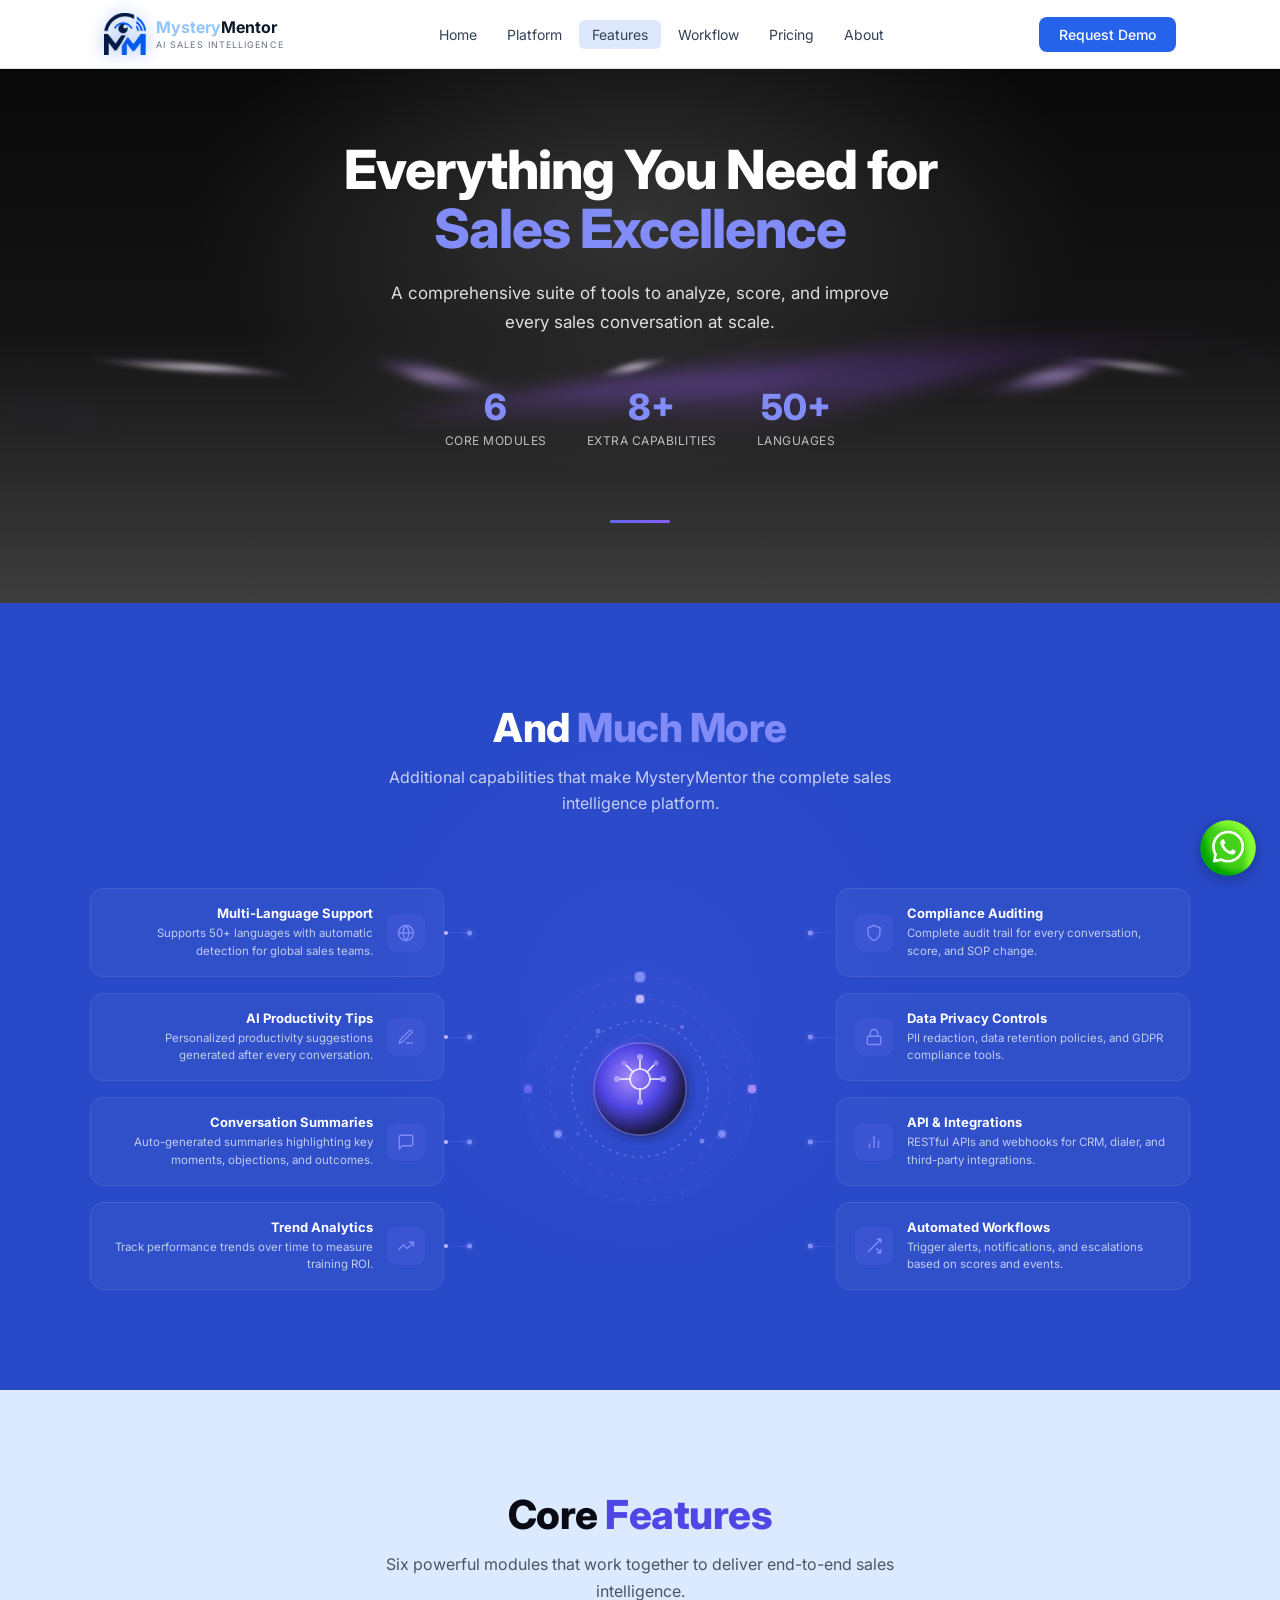
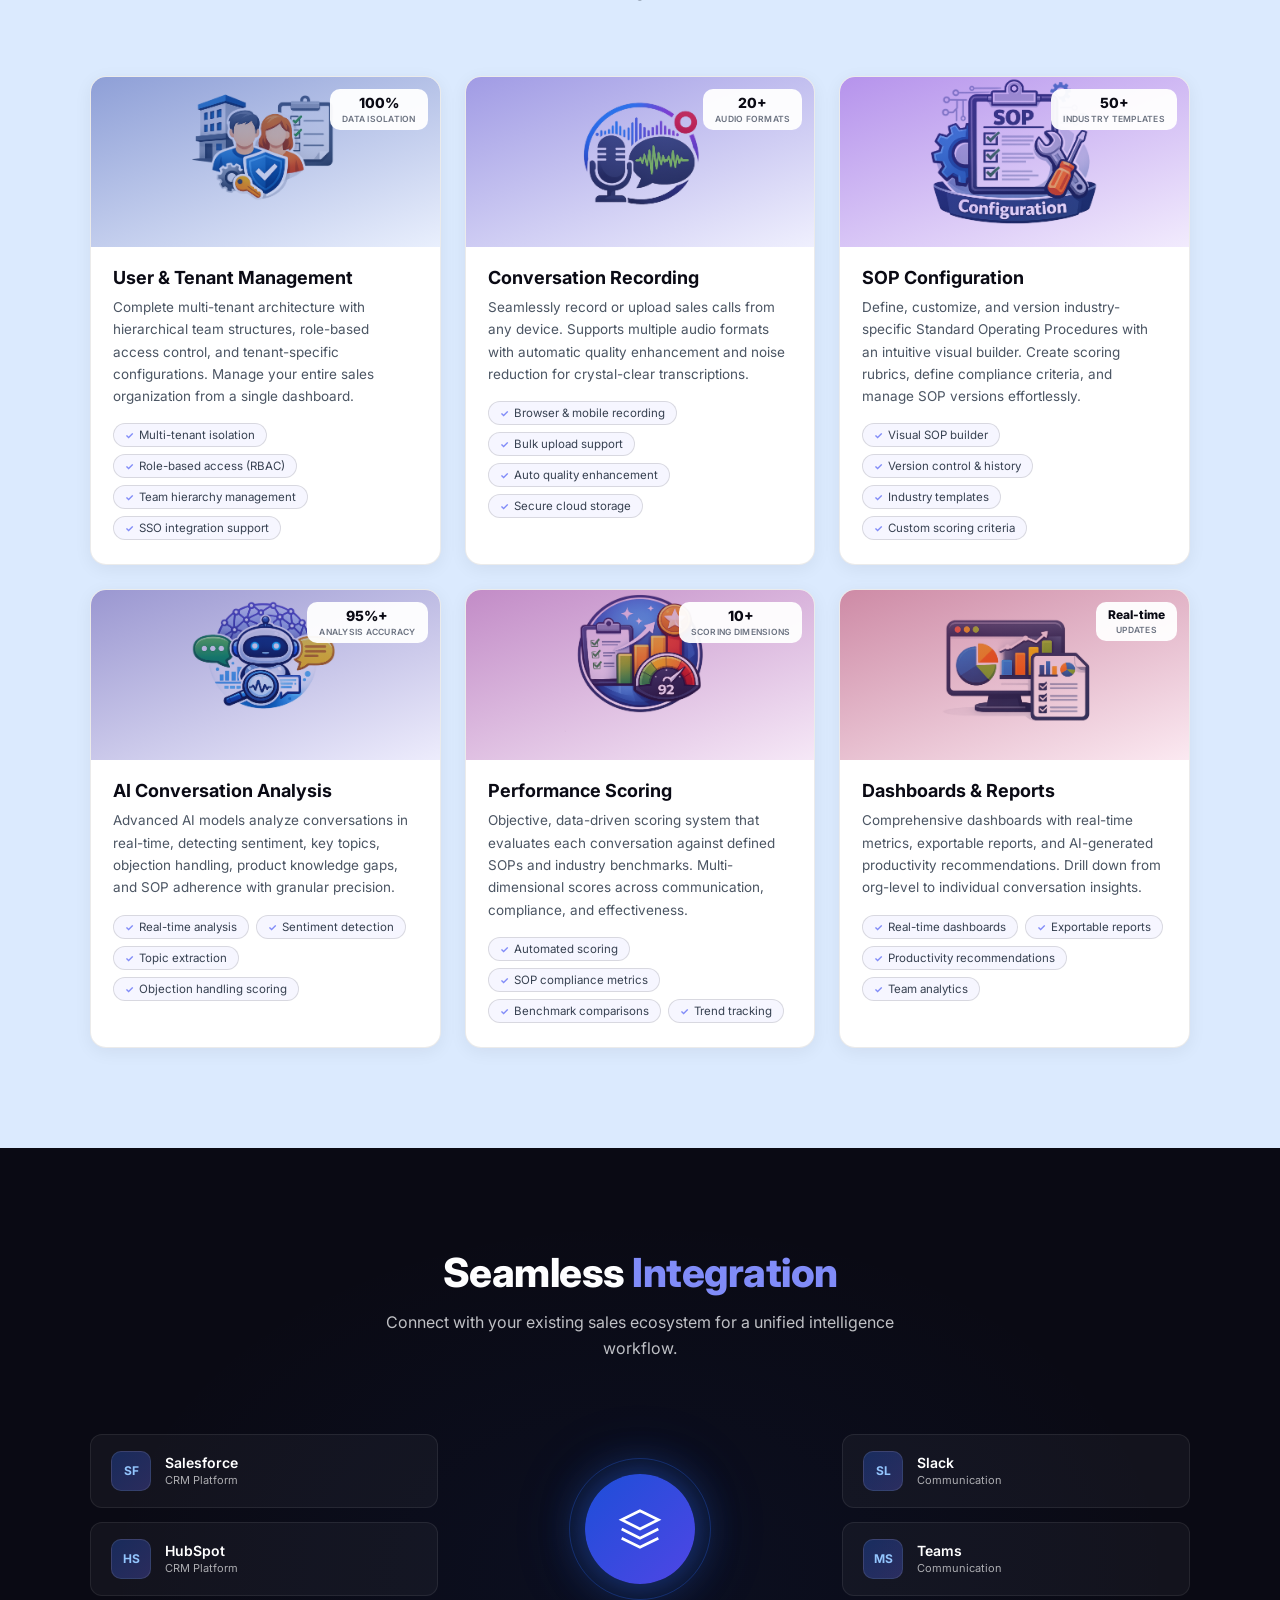
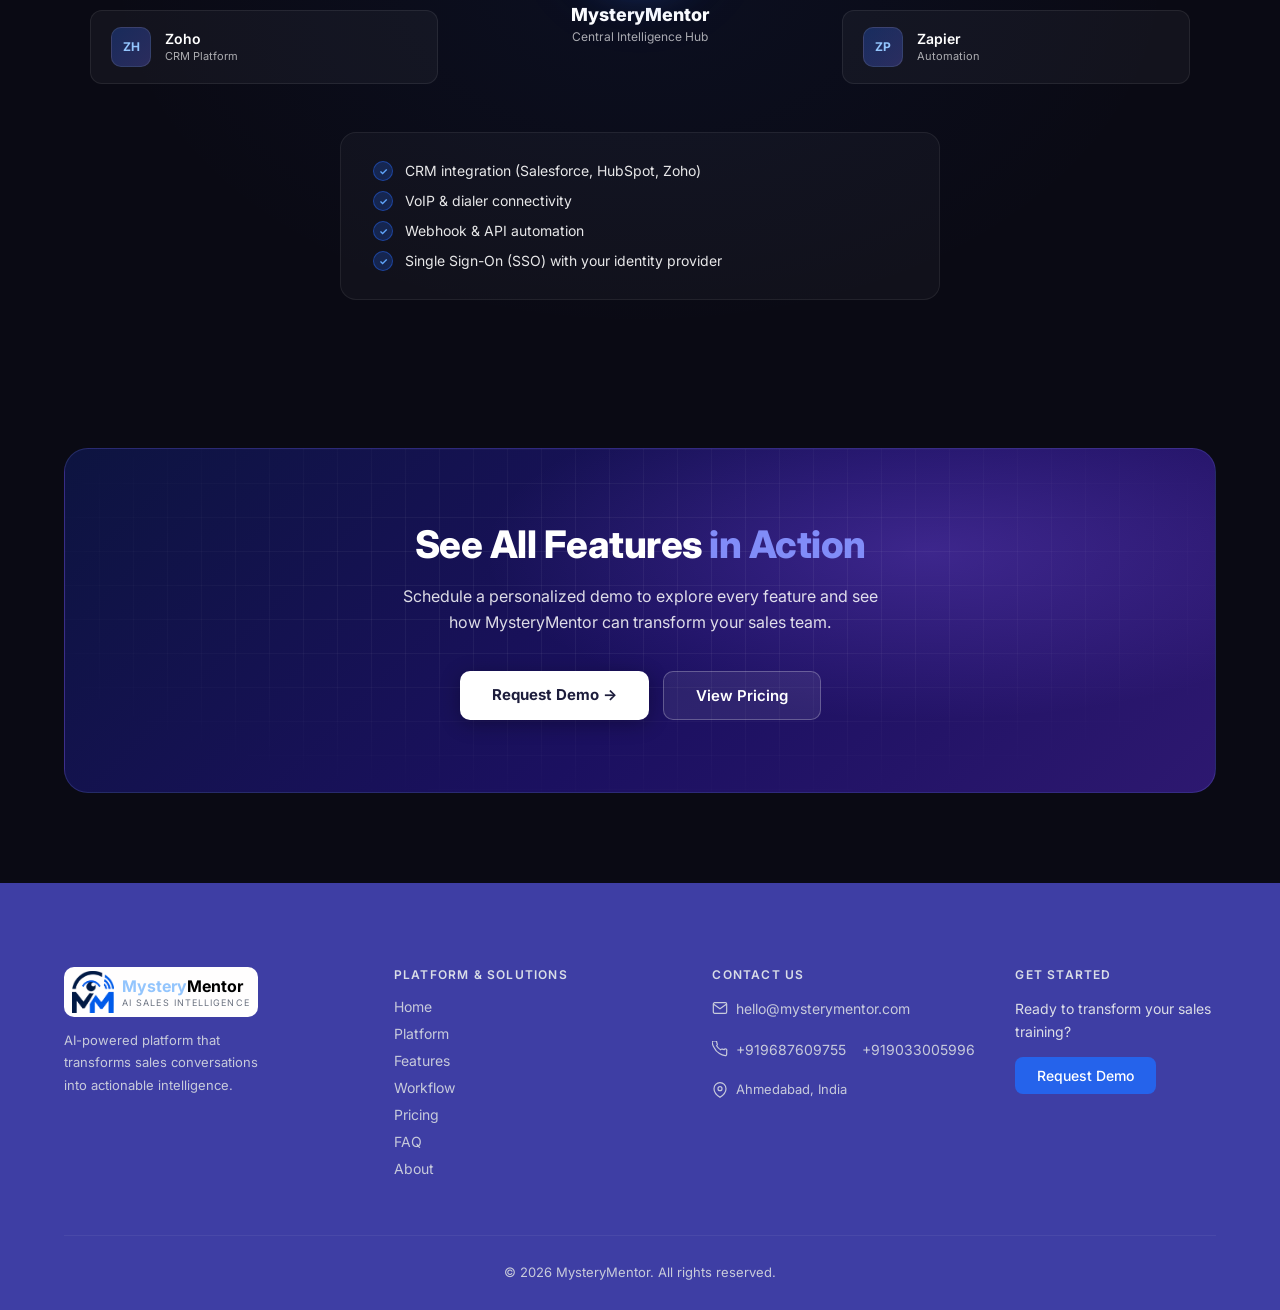
<file: features_page.html>
<!DOCTYPE html>
<html lang="en">

<head>
  <meta charset="UTF-8" />
  <meta name="viewport" content="width=device-width, initial-scale=1.0" />
  <title>Sales SOP Adherence &amp; Speech Analytics Features | MysteryMentor</title>
  <meta name="description" content="Explore MysteryMentor features: automated call transcription, NLP SOP compliance scoring, multi-tenant RBAC, and real-time sales productivity dashboards.">
  <meta name="keywords" content="Sales SOP Adherence Software, speech analytics, call transcription, sales performance scoring, AI sales QA, MysteryMentor features">
  <link rel="canonical" href="https://mysterymentor.com/features_page.html" />
  <meta property="og:type" content="website">
  <meta property="og:title" content="Sales SOP Adherence &amp; Speech Analytics Features | MysteryMentor">
  <meta property="og:description" content="Explore MysteryMentor features: automated call transcription, NLP SOP compliance scoring, and real-time sales productivity dashboards.">
  <meta property="og:url" content="https://mysterymentor.com/features_page.html">
  <link href="https://fonts.googleapis.com/css2?family=Inter:wght@300;400;500;600;700;800;900&display=swap"
    rel="stylesheet" />
  <style>
    *,
    *::before,
    *::after {
      box-sizing: border-box;
      margin: 0;
      padding: 0;
    }

    :root {
      --blue: #2563EB;
      --blue-light: #3B82F6;
      --blue-dark: #1D4ED8;
      --dark-bg: #0a0a14;
      --radius: 16px;
    }

    html {
      scroll-behavior: smooth;
      overflow-x: hidden;
      max-width: 100%;
    }

    body {
      font-family: 'Inter', sans-serif;
      background: var(--dark-bg);
      color: #e8e8f0;
      overflow-x: hidden;
      max-width: 100%;
      position: relative;
    }

    /* Old nav CSS removed — using mm-nav class instead */
    .old-nav-removed {
      display: none;
    }

    .logo {
      display: flex;
      align-items: center;
      gap: 10px;
      text-decoration: none;
    }

    .logo-icon {
      width: 44px;
      height: 44px;
      display: flex;
      align-items: center;
      justify-content: center;
    }

    .logo-icon img {
      width: 100%;
      height: 100%;
      object-fit: contain;
      display: block;
    }

    .logo-name {
      font-size: 15px;
      font-weight: 700;
      color: white;
      line-height: 1.1;
    }

    .logo-name span {
      color: #93c5fd;
    }

    .logo-sub2 {
      display: block;
      font-size: 9px;
      font-weight: 400;
      color: rgba(255, 255, 255, 0.65);
      letter-spacing: 1.5px;
      text-transform: uppercase;
    }

    .nav-links {
      display: flex;
      align-items: center;
      gap: 4px;
      list-style: none;
    }

    .nav-links a {
      text-decoration: none;
      font-size: 14px;
      color: #e6eaf4;
      font-weight: 500;
      padding: 6px 14px;
      border-radius: 6px;
      transition: all .2s;
    }

    .nav-links a:hover {
      background: rgba(255, 255, 255, .08);
      color: #fff;
    }

    .nav-links a.active {
      background: rgba(37, 99, 235, .15);
      color: #93c5fd;
    }

    .btn-primary {
      background: var(--blue);
      color: white;
      border: none;
      border-radius: 8px;
      padding: 9px 22px;
      font-size: 14px;
      font-weight: 600;
      cursor: pointer;
      text-decoration: none;
      transition: background .2s;
    }

    .btn-primary:hover {
      background: var(--blue-dark);
    }

    /* HERO */
    .hero {
      background: #666666;
      padding: 140px 5% 80px;
      text-align: center;
      position: relative;
      overflow: hidden;
    }

    .hero-waves {
      position: absolute;
      inset: 0;
      z-index: 0;
      background: #666666;
    }

    .hero-waves canvas {
      width: 100%;
      height: 100%;
      display: block;
    }

    .hero::before {
      content: '';
      position: absolute;
      inset: 0;
      z-index: 1;
      background: radial-gradient(ellipse 640px 360px at 50% 36%, rgba(102, 102, 102, .42) 0%, rgba(102, 102, 102, 0) 70%), linear-gradient(180deg, rgba(102, 102, 102, .05) 0%, rgba(102, 102, 102, .2) 55%, rgba(102, 102, 102, .6) 100%);
    }

    .hero-inner {
      position: relative;
      z-index: 2;
      max-width: 760px;
      margin: 0 auto;
    }

    .hero-badge {
      display: inline-flex;
      align-items: center;
      gap: 8px;
      background: rgba(255, 255, 255, .06);
      border: 1px solid rgba(255, 255, 255, .12);
      border-radius: 50px;
      padding: 7px 18px;
      margin-bottom: 36px;
      color: #A5B4FC;
      font-size: 13px;
      font-weight: 500;
      letter-spacing: .5px;
    }

    .hero-badge::before {
      content: '✦';
      color: #818CF8;
    }

    .hero h1 {
      font-size: clamp(28px, 5vw, 54px);
      font-weight: 800;
      line-height: 1.1;
      color: white;
      margin-bottom: 20px;
      letter-spacing: -1px;
    }

    .hero h1 em {
      font-style: normal;
      color: #818CF8;
    }

    .hero p {
      font-size: 17px;
      color: rgba(255, 255, 255, 0.85);
      line-height: 1.7;
      max-width: 540px;
      margin: 0 auto 48px;
    }

    .hero-stats {
      display: flex;
      justify-content: center;
      gap: 40px;
      flex-wrap: wrap;
    }

    .stat-item {
      overflow: hidden;
    }

    .stat-val {
      font-size: 36px;
      font-weight: 800;
      color: #818CF8;
      display: inline-block;
    }

    .stat-val .num-roll {
      display: inline-block;
      opacity: 0;
      translate: 0 22px;
    }

    .stat-val .num-roll.play {
      animation: num-slide-in .7s cubic-bezier(.2, .8, .2, 1) forwards;
    }

    @keyframes num-slide-in {
      0% {
        opacity: 0;
        translate: 0 22px;
      }

      100% {
        opacity: 1;
        translate: 0 0;
      }
    }

    .stat-label {
      font-size: 12px;
      color: rgba(255, 255, 255, 0.7);
      margin-top: 4px;
      letter-spacing: .5px;
      text-transform: uppercase;
    }

    .hero-divider {
      width: 60px;
      height: 3px;
      background: linear-gradient(90deg, #6366F1, #8B5CF6);
      border-radius: 2px;
      margin: 72px auto 0;
    }

    /* CORE FEATURES - DARK */
    .core-features {
      padding: 100px 5%;
      background: #dbeafe;
    }

    .section-label {
      text-align: center;
      font-size: 13px;
      font-weight: 600;
      color: #818CF8;
      letter-spacing: 1px;
      text-transform: uppercase;
      margin-bottom: 14px;
    }

    .section-title {
      text-align: center;
      font-size: clamp(24px, 4vw, 40px);
      font-weight: 800;
      color: white;
      margin-bottom: 12px;
      letter-spacing: -0.5px;
    }

    .section-title span {
      color: #818CF8;
    }

    .section-sub {
      text-align: center;
      font-size: 16px;
      color: rgba(255, 255, 255, 0.75);
      max-width: 540px;
      margin: 0 auto 72px;
      line-height: 1.65;
    }

    .core-features .section-title {
      color: #0a0a14;
    }

    .core-features .section-title span {
      color: #4f46e5;
    }

    .core-features .section-sub {
      color: #4b5563;
    }


    .zigzag-list {
      display: grid;
      grid-template-columns: repeat(3, 1fr);
      gap: 24px;
      max-width: 1100px;
      margin: 0 auto;
    }

    .zz-card {
      display: flex;
      flex-direction: column;
      border: 1px solid rgba(0, 0, 0, .08);
      border-radius: var(--radius);
      overflow: hidden;
      background: #ffffff;
      box-shadow: 0 4px 18px rgba(0, 0, 0, .06);
      transition: box-shadow .4s, transform .4s, border-color .4s, opacity .7s ease-out, translate .7s ease-out;
      opacity: 0;
      translate: 0 36px;
    }

    .zz-card.in-view {
      opacity: 1;
      translate: 0 0;
    }

    .zz-card:hover {
      box-shadow: 0 12px 34px rgba(99, 102, 241, .2);
      transform: translateY(-6px);
      border-color: rgba(99, 102, 241, .35);
    }

    .zz-image-wrap {
      position: relative;
      height: 170px;
      overflow: hidden;
    }

    .zz-card-img {
      position: absolute;
      inset: 0;
      width: 100%;
      height: 100%;
      object-fit: cover;
      z-index: 0;
    }

    .zz-image-tint {
      position: absolute;
      inset: 0;
      z-index: 1;
    }

    .zz-image-tint.blue {
      background: linear-gradient(160deg, rgba(30, 64, 175, .5), rgba(37, 99, 235, .1));
    }

    .zz-image-tint.purple {
      background: linear-gradient(160deg, rgba(67, 56, 202, .5), rgba(99, 102, 241, .1));
    }

    .zz-image-tint.violet {
      background: linear-gradient(160deg, rgba(109, 40, 217, .5), rgba(124, 58, 237, .1));
    }

    .zz-image-tint.indigo {
      background: linear-gradient(160deg, rgba(55, 48, 163, .5), rgba(79, 70, 229, .1));
    }

    .zz-image-tint.fuchsia {
      background: linear-gradient(160deg, rgba(134, 25, 143, .5), rgba(162, 28, 175, .1));
    }

    .zz-image-tint.pink {
      background: linear-gradient(160deg, rgba(157, 23, 77, .5), rgba(219, 39, 119, .1));
    }

    .zz-stat-badge {
      position: absolute;
      top: 12px;
      right: 12px;
      z-index: 2;
      background: rgba(255, 255, 255, .95);
      color: #0a0a14;
      padding: 6px 12px;
      border-radius: 10px;
      font-weight: 800;
      font-size: 14px;
      line-height: 1.2;
      text-align: center;
    }

    .zz-stat-badge span {
      display: block;
      font-size: 8.5px;
      font-weight: 600;
      color: #6b7280;
      text-transform: uppercase;
      letter-spacing: .03em;
      margin-top: 2px;
    }

    .zz-content-col {
      padding: 20px 22px 24px;
      display: flex;
      flex-direction: column;
      flex: 1;
    }

    .zz-content-col h3 {
      font-size: 18px;
      font-weight: 700;
      margin-bottom: 8px;
      color: #0a0a14;
    }

    .zz-content-col p {
      font-size: 13.5px;
      color: #4b5563;
      line-height: 1.65;
      margin-bottom: 16px;
    }

    .zz-chips {
      display: flex;
      flex-wrap: wrap;
      gap: 7px;
    }

    .chip {
      display: flex;
      align-items: center;
      gap: 5px;
      font-size: 11.5px;
      color: #374151;
      padding: 4px 11px;
      border: 1px solid rgba(0, 0, 0, .12);
      border-radius: 50px;
      background: rgba(99, 102, 241, .06);
      transition: border-color .3s, background .3s;
    }

    .chip::before {
      content: '✓';
      color: #818CF8;
      font-weight: 700;
      font-size: 10px;
    }

    .zz-card:hover .chip {
      border-color: rgba(99, 102, 241, .3);
      background: rgba(99, 102, 241, .08);
    }



    /* MUCH MORE */
    .much-more {
      padding: 100px 5%;
      background: #2849c8;
      position: relative;
      overflow: hidden;
    }

    .much-more::before {
      content: '';
      position: absolute;
      width: 600px;
      height: 600px;
      background: radial-gradient(circle, rgba(99, 102, 241, .12) 0%, transparent 70%);
      top: 50%;
      left: 50%;
      transform: translate(-50%, -50%);
      border-radius: 50%;
    }

    /* NEW VERTICAL HUB LAYOUT */
    .mm-layout {
      position: relative;
      max-width: 1100px;
      margin: 0 auto;
      display: grid;
      grid-template-columns: 1fr 280px 1fr;
      gap: 0;
      align-items: center;
    }

    /* Left & Right card stacks */
    .mm-left-stack,
    .mm-right-stack {
      display: flex;
      flex-direction: column;
      gap: 16px;
    }

    .mm-left-stack {
      padding-right: 28px;
    }

    .mm-right-stack {
      padding-left: 28px;
    }

    /* Connector lines from card to center */
    .mm-card-wrap {
      position: relative;
      display: flex;
      align-items: center;
    }

    .mm-left-stack .mm-card-wrap {
      justify-content: flex-end;
    }

    .mm-right-stack .mm-card-wrap {
      justify-content: flex-start;
    }

    /* The horizontal connector line */
    .mm-connector {
      flex-shrink: 0;
      height: 1px;
      width: 28px;
      background: linear-gradient(90deg, rgba(99, 102, 241, .5), rgba(99, 102, 241, .15));
      position: relative;
    }

    .mm-left-stack .mm-connector {
      background: linear-gradient(90deg, rgba(99, 102, 241, .15), rgba(99, 102, 241, .6));
      order: 2;
    }

    .mm-right-stack .mm-connector {
      background: linear-gradient(90deg, rgba(99, 102, 241, .6), rgba(99, 102, 241, .15));
    }

    /* Dot at connector end near center */
    .mm-connector::after {
      content: '';
      position: absolute;
      width: 5px;
      height: 5px;
      border-radius: 50%;
      background: #818CF8;
      top: 50%;
      transform: translateY(-50%);
      box-shadow: 0 0 6px rgba(129, 140, 248, .8);
    }

    .mm-left-stack .mm-connector::after {
      right: 0;
    }

    .mm-right-stack .mm-connector::after {
      left: 0;
    }

    /* Animated pulse dot traveling along connector */
    .mm-connector::before {
      content: '';
      position: absolute;
      width: 4px;
      height: 4px;
      border-radius: 50%;
      background: #c4b5fd;
      top: 50%;
      transform: translateY(-50%);
      animation: pulse-travel 2.4s ease-in-out infinite;
    }

    .mm-left-stack .mm-connector::before {
      animation: pulse-travel-left 2.4s ease-in-out infinite;
    }

    @keyframes pulse-travel {
      0% {
        left: 0;
        opacity: 0;
      }

      20% {
        opacity: 1;
      }

      80% {
        opacity: 1;
      }

      100% {
        left: 100%;
        opacity: 0;
      }
    }

    @keyframes pulse-travel-left {
      0% {
        right: 0;
        left: auto;
        opacity: 0;
      }

      20% {
        opacity: 1;
      }

      80% {
        opacity: 1;
      }

      100% {
        right: 100%;
        left: auto;
        opacity: 0;
      }
    }

    /* Card delays for stagger */
    .mm-left-stack .mm-card-wrap:nth-child(1) .mm-connector::before {
      animation-delay: 0s;
    }

    .mm-left-stack .mm-card-wrap:nth-child(2) .mm-connector::before {
      animation-delay: 0.6s;
    }

    .mm-left-stack .mm-card-wrap:nth-child(3) .mm-connector::before {
      animation-delay: 1.2s;
    }

    .mm-left-stack .mm-card-wrap:nth-child(4) .mm-connector::before {
      animation-delay: 1.8s;
    }

    .mm-right-stack .mm-card-wrap:nth-child(1) .mm-connector::before {
      animation-delay: 0.3s;
    }

    .mm-right-stack .mm-card-wrap:nth-child(2) .mm-connector::before {
      animation-delay: 0.9s;
    }

    .mm-right-stack .mm-card-wrap:nth-child(3) .mm-connector::before {
      animation-delay: 1.5s;
    }

    .mm-right-stack .mm-card-wrap:nth-child(4) .mm-connector::before {
      animation-delay: 2.1s;
    }

    /* Center column */
    .mm-center-col {
      display: flex;
      flex-direction: column;
      align-items: center;
      justify-content: center;
    }

    /* Vertical connector lines from cards to center canvas area */
    .mm-center-row {
      display: none;
    }

    /* old layout hidden */
    .mm-top-row,
    .mm-bottom-row {
      display: none;
    }

    /* old layout hidden */
    /* NEW CENTER DESIGN — AI Neural Pulse */
    .mm-center-canvas {
      position: relative;
      width: 260px;
      height: 260px;
      flex-shrink: 0;
    }

    .mm-center-canvas svg {
      width: 260px;
      height: 260px;
      overflow: visible;
    }

    /* Outer rotating ring */
    @keyframes spin-cw {
      to {
        transform: rotate(360deg);
      }
    }

    @keyframes spin-ccw {
      to {
        transform: rotate(-360deg);
      }
    }

    @keyframes dash-flow {
      to {
        stroke-dashoffset: -120;
      }
    }

    @keyframes node-pulse {

      0%,
      100% {
        r: 5;
        opacity: .7;
      }

      50% {
        r: 7;
        opacity: 1;
      }
    }

    @keyframes core-glow {

      0%,
      100% {
        filter: drop-shadow(0 0 8px #818CF8) drop-shadow(0 0 20px rgba(99, 102, 241, .5));
      }

      50% {
        filter: drop-shadow(0 0 14px #a78bfa) drop-shadow(0 0 36px rgba(139, 92, 246, .7));
      }
    }

    @keyframes beam-travel {
      0% {
        stroke-dashoffset: 120;
        opacity: 0;
      }

      20% {
        opacity: 1;
      }

      80% {
        opacity: 1;
      }

      100% {
        stroke-dashoffset: 0;
        opacity: 0;
      }
    }

    @keyframes hex-spin {

      0%,
      100% {
        transform: rotate(0deg) scale(1);
        opacity: .3;
      }

      50% {
        transform: rotate(30deg) scale(1.06);
        opacity: .6;
      }
    }

    .mm-top-row,
    .mm-bottom-row {
      display: grid;
      grid-template-columns: repeat(4, 1fr);
      gap: 16px;
      width: 100%;
    }

    .mm-top-row {
      margin-bottom: 28px;
    }

    .mm-bottom-row {
      margin-top: 28px;
    }

    .mm-center-row {
      display: flex;
      align-items: center;
      justify-content: center;
      width: 100%;
      position: relative;
      height: 180px;
    }

    .mm-center-row::before {
      content: '';
      position: absolute;
      top: 50%;
      left: 0;
      right: 0;
      height: 1px;
      background: linear-gradient(90deg, transparent, rgba(99, 102, 241, .3), rgba(99, 102, 241, .6), rgba(99, 102, 241, .3), transparent);
    }

    .mm-center-row::after {
      content: '';
      position: absolute;
      left: 50%;
      top: 0;
      bottom: 0;
      width: 1px;
      background: linear-gradient(180deg, transparent, rgba(99, 102, 241, .5), transparent);
    }

    .mm-card {
      background: rgba(255, 255, 255, .04);
      border: 1px solid rgba(255, 255, 255, .08);
      border-radius: 14px;
      padding: 16px 18px;
      transition: background .3s, border-color .3s, transform .3s;
      display: flex;
      align-items: center;
      gap: 14px;
      width: 100%;
    }

    .mm-left-stack .mm-card {
      flex-direction: row-reverse;
      text-align: right;
    }

    .mm-right-stack .mm-card {
      flex-direction: row;
      text-align: left;
    }

    .mm-card:hover {
      background: rgba(99, 102, 241, .12);
      border-color: rgba(99, 102, 241, .4);
    }

    .mm-left-stack .mm-card:hover {
      transform: translateX(-4px);
    }

    .mm-right-stack .mm-card:hover {
      transform: translateX(4px);
    }

    .mm-card-icon {
      width: 38px;
      height: 38px;
      background: rgba(99, 102, 241, .2);
      border-radius: 9px;
      display: flex;
      align-items: center;
      justify-content: center;
      flex-shrink: 0;
      transition: background .3s;
    }

    .mm-card:hover .mm-card-icon {
      background: rgba(99, 102, 241, .35);
    }

    .mm-card-icon svg {
      width: 18px;
      height: 18px;
      stroke: #818CF8;
      fill: none;
      stroke-width: 1.8;
    }

    .mm-card-text {}

    .mm-card h4 {
      font-size: 13px;
      font-weight: 700;
      color: white;
      margin-bottom: 4px;
    }

    .mm-card p {
      font-size: 11.5px;
      color: rgba(255, 255, 255, 0.7);
      line-height: 1.5;
    }

    /* INTEGRATION - DARK HUB DESIGN */
    .integration {
      padding: 100px 5%;
      background: var(--dark-bg);
      position: relative;
      overflow: hidden;
    }

    .integration::before {
      content: '';
      position: absolute;
      inset: 0;
      background: radial-gradient(ellipse 60% 60% at 50% 50%, rgba(37, 99, 235, .06) 0%, transparent 70%);
    }

    .int-hub {
      max-width: 1100px;
      margin: 0 auto;
      position: relative;
      z-index: 1;
    }

    .int-hub-grid {
      display: grid;
      grid-template-columns: 1fr 340px 1fr;
      gap: 32px;
      align-items: center;
    }

    .int-left-stack,
    .int-right-stack {
      display: flex;
      flex-direction: column;
      gap: 14px;
    }

    .int-platform-card {
      background: rgba(255, 255, 255, .04);
      border: 1px solid rgba(255, 255, 255, .08);
      border-radius: 12px;
      padding: 16px 20px;
      display: flex;
      align-items: center;
      gap: 14px;
      transition: all .3s;
    }

    .int-left-stack .int-platform-card:hover {
      background: rgba(37, 99, 235, .12);
      border-color: rgba(37, 99, 235, .4);
      transform: translateX(4px);
    }

    .int-right-stack .int-platform-card:hover {
      background: rgba(37, 99, 235, .12);
      border-color: rgba(37, 99, 235, .4);
      transform: translateX(-4px);
    }

    .int-platform-icon {
      width: 40px;
      height: 40px;
      border-radius: 10px;
      display: flex;
      align-items: center;
      justify-content: center;
      font-size: 12px;
      font-weight: 700;
      flex-shrink: 0;
      background: linear-gradient(135deg, rgba(37, 99, 235, .3), rgba(99, 102, 241, .3));
      border: 1px solid rgba(255, 255, 255, .1);
      color: #93c5fd;
    }

    .int-platform-name {
      font-size: 14px;
      font-weight: 600;
      color: white;
    }

    .int-platform-type {
      font-size: 11px;
      color: rgba(255, 255, 255, 0.65);
      margin-top: 2px;
    }

    .int-center-hub {
      display: flex;
      flex-direction: column;
      align-items: center;
      gap: 20px;
    }

    .hub-orb {
      width: 110px;
      height: 110px;
      border-radius: 50%;
      background: linear-gradient(135deg, #1d4ed8, #4f46e5);
      box-shadow: 0 0 40px rgba(37, 99, 235, .5), 0 0 80px rgba(37, 99, 235, .2);
      display: flex;
      align-items: center;
      justify-content: center;
      position: relative;
      animation: hub-pulse 3s ease-in-out infinite;
    }

    @keyframes hub-pulse {

      0%,
      100% {
        box-shadow: 0 0 40px rgba(37, 99, 235, .5), 0 0 80px rgba(37, 99, 235, .2);
      }

      50% {
        box-shadow: 0 0 60px rgba(37, 99, 235, .7), 0 0 120px rgba(37, 99, 235, .35);
      }
    }

    .hub-orb::before {
      content: '';
      position: absolute;
      inset: -16px;
      border-radius: 50%;
      border: 1px solid rgba(37, 99, 235, .3);
      animation: rotate-ring 6s linear infinite;
    }

    .hub-orb svg {
      width: 44px;
      height: 44px;
      stroke: white;
      fill: none;
      stroke-width: 1.5;
    }

    .hub-label {
      text-align: center;
    }

    .hub-label h3 {
      font-size: 18px;
      font-weight: 800;
      color: white;
      margin-bottom: 4px;
    }

    .hub-label p {
      font-size: 12px;
      color: rgba(255, 255, 255, 0.65);
    }

    .int-checklist-dark {
      list-style: none;
      display: flex;
      flex-direction: column;
      gap: 10px;
      max-width: 600px;
      margin: 48px auto 0;
      background: rgba(255, 255, 255, .03);
      border: 1px solid rgba(255, 255, 255, .07);
      border-radius: 16px;
      padding: 28px 32px;
    }

    .int-checklist-dark li {
      display: flex;
      align-items: center;
      gap: 12px;
      font-size: 14px;
      color: rgba(255, 255, 255, 0.9);
    }

    .check-dot {
      width: 20px;
      height: 20px;
      border-radius: 50%;
      flex-shrink: 0;
      background: rgba(37, 99, 235, .25);
      border: 1px solid rgba(37, 99, 235, .5);
      display: flex;
      align-items: center;
      justify-content: center;
    }

    .check-dot::after {
      content: '✓';
      font-size: 10px;
      color: #60a5fa;
      font-weight: 700;
    }

    /* SEE ALL FEATURES CTA — image 3 design pattern, image 4 content */
    .cta-section {
      padding: 48px 5% 90px;
      background: var(--dark-bg);
    }

    .cta-card {
      max-width: 1200px;
      margin: 0 auto;
      text-align: center;
      background: linear-gradient(135deg, #0D1440 0%, #1B1060 55%, #2D1870 100%);
      border-radius: 24px;
      padding: 72px 5%;
      position: relative;
      overflow: hidden;
      border: 1px solid rgba(129, 140, 248, .2);
    }

    .cta-card::before {
      content: '';
      position: absolute;
      inset: 0;
      background: radial-gradient(ellipse 55% 70% at 75% 30%, rgba(139, 92, 246, .28), transparent 70%);
    }

    .cta-card::after {
      content: '';
      position: absolute;
      inset: 0;
      background-image:
        linear-gradient(rgba(255, 255, 255, .05) 1px, transparent 1px),
        linear-gradient(90deg, rgba(255, 255, 255, .05) 1px, transparent 1px);
      background-size: 34px 34px;
      mask-image: radial-gradient(ellipse 70% 80% at 50% 40%, black 30%, transparent 85%);
    }

    .cta-inner {
      position: relative;
      z-index: 1;
    }

    .cta-section h2 {
      font-size: 38px;
      font-weight: 800;
      color: white;
      margin-bottom: 16px;
      letter-spacing: -0.5px;
    }

    .cta-section h2 span {
      color: #818CF8;
    }

    .cta-section p {
      font-size: 16px;
      color: rgba(255, 255, 255, 0.85);
      margin: 0 auto 36px;
      max-width: 480px;
      line-height: 1.65;
    }

    .cta-btns {
      display: flex;
      gap: 14px;
      justify-content: center;
      flex-wrap: wrap;
    }

    .btn-white {
      background: white;
      color: #1d1d3c;
      border: none;
      border-radius: 10px;
      padding: 14px 32px;
      font-size: 15px;
      font-weight: 700;
      cursor: pointer;
      text-decoration: none;
      transition: opacity .2s;
      box-shadow: 0 4px 20px rgba(0, 0, 0, .3);
    }

    .btn-white:hover {
      opacity: .9;
    }

    .btn-outline-white {
      background: rgba(255, 255, 255, .08);
      color: white;
      border: 1px solid rgba(255, 255, 255, .25);
      border-radius: 10px;
      padding: 14px 32px;
      font-size: 15px;
      font-weight: 600;
      cursor: pointer;
      text-decoration: none;
      transition: background .2s;
    }

    .btn-outline-white:hover {
      background: rgba(255, 255, 255, .14);
    }

    /* FOOTER */
    footer {
      background: #4242a2;
      padding: 60px 5% 28px;
      border-top: 1px solid rgba(255, 255, 255, .06);
    }

    .footer-top {
      display: grid;
      grid-template-columns: 1.5fr 1fr 1fr 1fr;
      gap: 40px;
      padding-bottom: 48px;
      border-bottom: 1px solid rgba(255, 255, 255, .07);
    }

    .footer-brand>p {
      font-size: 13px;
      color: rgba(255, 255, 255, 0.63);
      margin-top: 14px;
      line-height: 1.65;
      max-width: 220px;
    }

    .footer-col h5 {
      font-size: 11px;
      font-weight: 600;
      letter-spacing: 1px;
      text-transform: uppercase;
      color: rgba(255, 255, 255, 0.65);
      margin-bottom: 20px;
    }

    .footer-col ul {
      list-style: none;
      display: flex;
      flex-direction: column;
      gap: 12px;
    }

    .footer-col ul li {
      display: flex;
      align-items: flex-start;
      gap: 8px;
    }

    .footer-col ul li a {
      font-size: 14px;
      color: rgba(255, 255, 255, 0.8);
      text-decoration: none;
      transition: color .2s;
    }

    .footer-col ul li a:hover {
      color: white;
    }

    .footer-col ul li span {
      font-size: 14px;
      color: rgba(255, 255, 255, 0.8);
    }

    .footer-get-started {
      background: var(--blue);
      border-radius: 8px;
      padding: 10px 20px;
      color: white;
      font-size: 14px;
      font-weight: 600;
      text-decoration: none;
      display: inline-block;
      margin-top: 14px;
      transition: background .2s;
    }

    .footer-get-started:hover {
      background: var(--blue-dark);
    }

    .footer-bottom {
      padding-top: 24px;
      text-align: center;
      font-size: 13px;
      color: rgba(255, 255, 255, 0.5);
    }

    /* ── UNIVERSAL MM-NAV ── */
    /* Override features page nav base styles */
    nav.mm-nav {
      position: fixed !important;
      height: auto !important;
      z-index: 2000 !important;
    }

    .mm-nav {
      position: fixed;
      top: 0;
      left: 0;
      right: 0;
      z-index: 2000;
      background: #ffffff;
      backdrop-filter: blur(14px);
      -webkit-backdrop-filter: blur(14px);
      border-bottom: 1px solid rgba(15, 23, 42, 0.12);
    }

    .mm-nav-inner {
      max-width: 1200px;
      margin: 0 auto;
      padding: 0 5%;
      display: flex;
      align-items: center;
      justify-content: space-between;
      height: 68px;
      gap: 16px;
    }

    .mm-logo {
      display: flex;
      align-items: center;
      gap: 10px;
      text-decoration: none;
      flex-shrink: 0;
    }

    .mm-logo-icon {
      width: 42px;
      height: 42px;
      display: flex;
      align-items: center;
      justify-content: center;
      flex-shrink: 0;
      filter: drop-shadow(0 0 8px rgba(37, 99, 235, 0.45));
    }

    .mm-logo-icon img {
      width: 100%;
      height: 100%;
      object-fit: contain;
      display: block;
    }

    .mm-logo-name {
      font-size: 16px;
      font-weight: 700;
      color: #fff;
      line-height: 1.2;
    }

    .mm-logo-name span {
      color: #93c5fd;
    }

    .mm-logo-sub {
      font-size: 9px;
      letter-spacing: .12em;
      color: #6b7280;
      text-transform: uppercase;
      display: block;
      margin-top: 1px;
    }

    .mm-nav-links {
      display: flex;
      align-items: center;
      gap: 4px;
      flex: 1;
      justify-content: center;
    }

    .mm-nav-links a {
      color: #e6eaf4;
      text-decoration: none;
      font-size: 14px;
      padding: 6px 13px;
      border-radius: 6px;
      transition: all .2s;
      white-space: nowrap;
    }

    .mm-nav-links a:hover {
      background: rgba(255, 255, 255, .08);
      color: #fff;
    }

    .mm-nav-links a.mm-active {
      background: rgba(37, 99, 235, .15);
      color: #93c5fd;
    }

    .mm-nav-cta {
      background: #2563eb;
      color: #fff;
      border: none;
      padding: 9px 20px;
      border-radius: 8px;
      font-size: 14px;
      font-weight: 500;
      cursor: pointer;
      transition: all .2s;
      text-decoration: none;
      white-space: nowrap;
      flex-shrink: 0;
      display: inline-block;
    }

    .mm-nav-cta:hover {
      background: #1d4ed8;
    }

    .mm-hamburger {
      display: none;
      flex-direction: column;
      justify-content: center;
      align-items: center;
      gap: 5px;
      width: 40px;
      height: 40px;
      background: none;
      border: 1px solid rgba(255, 255, 255, .15);
      border-radius: 8px;
      cursor: pointer;
      padding: 0;
      flex-shrink: 0;
    }

    .mm-hamburger span {
      display: block;
      width: 22px;
      height: 2px;
      background: #fff;
      border-radius: 2px;
      transition: all .3s ease;
    }

    .mm-hamburger.mm-open span:nth-child(1) {
      transform: translateY(7px) rotate(45deg);
    }

    .mm-hamburger.mm-open span:nth-child(2) {
      opacity: 0;
    }

    .mm-hamburger.mm-open span:nth-child(3) {
      transform: translateY(-7px) rotate(-45deg);
    }

    .mm-nav .mm-logo-name {
      color: #0f172a;
    }

    .mm-nav .mm-nav-links a {
      color: #334155;
    }

    .mm-nav .mm-nav-links a:hover {
      background: rgba(72, 106, 189, 0.08);
      color: #0f172a;
    }

    .mm-nav .mm-hamburger {
      border-color: rgba(15, 23, 42, 0.2);
    }

    .mm-nav .mm-hamburger span {
      background: #486abd;
    }

    .mm-nav-mobile-cta {
      display: none !important;
    }

    @media(max-width:900px) {
      nav.mm-nav {
        overflow: visible !important;
      }

      .mm-nav-links {
        display: none;
        position: fixed;
        top: 68px;
        left: 0;
        right: 0;
        width: 100vw;
        background: #1e1e4a !important;
        flex-direction: column;
        align-items: stretch;
        justify-content: flex-start;
        gap: 0;
        padding: 8px 0 20px;
        border-bottom: 2px solid rgba(56, 189, 248, 0.4);
        z-index: 999999 !important;
        max-height: calc(100vh - 68px);
        overflow-y: auto !important;
        -webkit-overflow-scrolling: touch;
        box-shadow: 0 20px 40px rgba(0, 0, 0, 0.6);
      }

      .mm-nav-links.mm-open {
        display: flex !important;
      }

      .mm-nav .mm-nav-links a {
        display: block !important;
        padding: 13px 24px !important;
        font-size: 15px !important;
        font-weight: 500 !important;
        color: #ffffff !important;
        text-decoration: none !important;
        border-bottom: 1px solid rgba(255, 255, 255, 0.08) !important;
        background: transparent;
      }

      .mm-nav .mm-nav-links a:hover,
      .mm-nav .mm-nav-links a:active {
        background: rgba(255, 255, 255, 0.1) !important;
        color: #38bdf8 !important;
      }

      .mm-nav .mm-nav-links a.mm-active {
        color: #38bdf8 !important;
        font-weight: 600 !important;
        background: rgba(56, 189, 248, 0.12) !important;
      }

      .mm-nav-mobile-cta {
        display: block !important;
        margin: 14px 20px 6px !important;
        padding: 12px 20px !important;
        background: #2563eb !important;
        color: #ffffff !important;
        text-align: center !important;
        font-weight: 600 !important;
        font-size: 15px !important;
        border-radius: 8px !important;
        text-decoration: none !important;
        border-bottom: none !important;
      }

      .mm-nav-cta {
        display: none;
      }

      .mm-hamburger {
        display: flex;
      }
    }

    @media(max-width:480px) {
      .mm-nav-inner {
        padding: 0 4%;
      }

      .mm-logo-name {
        font-size: 15px;
      }

      .mm-logo-sub {
        display: none;
      }
    }

    /* ── END UNIVERSAL MM-NAV ── */

    /* ===== TABLET FIX — Features Page ===== */
    @media(max-width:1024px) {
      .mm-layout {
        grid-template-columns: 1fr 200px 1fr;
      }

      .mm-center-canvas,
      .mm-center-canvas svg {
        width: 200px;
        height: 200px;
      }

      .int-hub-grid {
        grid-template-columns: 1fr 260px 1fr;
      }

      .section-title {
        font-size: clamp(22px, 3.5vw, 40px);
      }
    }

    /* ===== RESPONSIVE FIXES — Features Page ===== */
    @media(max-width:860px) {

      .zigzag-list {
        grid-template-columns: repeat(2, 1fr);
      }

      .zz-content-col {
        padding: 22px 20px;
      }

      /* Much More hub — stack vertically */
      .mm-layout {
        display: flex;
        flex-direction: column;
        align-items: center;
        gap: 24px;
      }

      .mm-left-stack,
      .mm-right-stack {
        width: 100%;
        padding: 0;
      }

      .mm-left-stack .mm-card {
        flex-direction: row;
        text-align: left;
      }

      .mm-connector {
        display: none;
      }

      .mm-center-canvas {
        width: 180px;
        height: 180px;
      }

      .mm-center-canvas svg {
        width: 180px;
        height: 180px;
      }

      /* Integration hub — stack */
      .int-hub-grid {
        grid-template-columns: 1fr;
      }

      .int-center-hub {
        order: -1;
        flex-direction: row;
        gap: 16px;
        justify-content: center;
      }

      /* Footer */
      .footer-top {
        grid-template-columns: 1fr 1fr;
        gap: 28px;
      }

      .core-features,
      .much-more,
      .integration {
        padding: 70px 5%;
      }

      .cta-section {
        padding: 36px 5% 70px;
      }
    }

    @media(max-width:560px) {
      .hero {
        padding: 120px 4% 60px;
      }

      .hero-stats {
        gap: 20px;
        justify-content: center;
      }

      .hero-divider {
        margin: 40px auto 0;
      }

      .zigzag-list {
        grid-template-columns: 1fr;
      }

      .zz-content-col {
        padding: 20px 16px;
      }

      .zz-chips {
        flex-wrap: wrap;
      }

      /* footer */
      .footer-top {
        grid-template-columns: 1fr;
      }

      footer {
        padding: 48px 4% 24px;
      }

      .cta-section h2 {
        font-size: clamp(20px, 5vw, 28px);
      }

      .cta-btns {
        flex-direction: column;
        align-items: center;
      }

      .btn-white,
      .btn-outline-white {
        width: 100%;
        text-align: center;
      }

      .hero-stats .stat-item {
        flex: 0 0 auto;
      }

      .core-features,
      .much-more,
      .integration {
        padding: 60px 4%;
      }

      .cta-section {
        padding: 28px 4% 60px;
      }
    }

    /* ===== END RESPONSIVE FIXES ===== */

    @media(max-width:900px) {
      .reveal {
        opacity: 1 !important;
        transform: none !important;
      }

      .hero-badge,
      .hero-inner,
      .hero-stats,
      .hero-divider {
        opacity: 1 !important;
        transform: none !important;
    @media(max-width: 768px) {
      html, body {
        overflow-x: hidden !important;
        max-width: 100vw !important;
        width: 100% !important;
      }
      section, footer, header, main {
        max-width: 100vw !important;
        overflow-x: hidden;
      }
      nav.mm-nav {
        overflow: visible !important;
      }
    }
  </style>
  <link rel="stylesheet" href="./footer.css">
</head>

<body>


  <!-- NAV -->
  <nav class="mm-nav" id="mm-nav">
    <div class="mm-nav-inner">
      <a href="./index.html" class="mm-logo">
        <div class="mm-logo-icon"><img src="./Asets/Logo mystry_mentor.png" alt="MysteryMentor logo"></div>
        <div>
          <div class="mm-logo-name"><span>Mystery</span>Mentor</div>
          <span class="mm-logo-sub">AI Sales Intelligence</span>
        </div>
      </a>
      <div class="mm-nav-links" id="mm-nav-links">
        <a href="./index.html">Home</a>
        <a href="./platform_page.html">Platform</a>
        <a href="./features_page.html" class="mm-active">Features</a>
        <a href="./workflow_page.html">Workflow</a>
        <a href="./pricing_page.html">Pricing</a>
        <a href="./about_page.html">About</a>
        <a href="./contact_page.html" class="mm-nav-mobile-cta">Request Demo →</a>
      </div>
      <a href="./contact_page.html" class="mm-nav-cta">Request Demo</a>
      <button class="mm-hamburger" id="mm-hamburger" aria-label="Toggle navigation">
        <span></span><span></span><span></span>
      </button>
    </div>
  </nav>

  <section class="hero">
    <div class="hero-waves">
      <canvas id="heroWaveCanvas"></canvas>
    </div>
    <div class="hero-inner">
      <!-- <div class="hero-badge">Powerful Capabilities</div> -->
      <h1>Everything You Need for<br /><em>Sales Excellence</em></h1>
      <p>A comprehensive suite of tools to analyze, score, and improve every sales conversation at scale.</p>
      <div class="hero-stats">
        <div class="stat-item">
          <div class="stat-val"><span class="num-roll" data-num="6">6</span></div>
          <div class="stat-label">Core Modules</div>
        </div>
        <div class="stat-item">
          <div class="stat-val"><span class="num-roll" data-num="8+">8+</span></div>
          <div class="stat-label">Extra Capabilities</div>
        </div>
        <div class="stat-item">
          <div class="stat-val"><span class="num-roll" data-num="50+">50+</span></div>
          <div class="stat-label">Languages</div>
        </div>
      </div>
      <div class="hero-divider"></div>
    </div>
  </section>



  <section class="much-more">
    <h2 class="section-title">And <span>Much More</span></h2>
    <p class="section-sub">Additional capabilities that make MysteryMentor the complete sales intelligence platform.</p>
    <div class="mm-layout">

      <!-- LEFT STACK — 4 cards vertical -->
      <div class="mm-left-stack">

        <div class="mm-card-wrap">
          <div class="mm-card">
            <div class="mm-card-icon"><svg viewBox="0 0 24 24">
                <circle cx="12" cy="12" r="10" />
                <line x1="2" y1="12" x2="22" y2="12" />
                <path d="M12 2a15.3 15.3 0 014 10 15.3 15.3 0 01-4 10 15.3 15.3 0 01-4-10 15.3 15.3 0 014-10z" />
              </svg></div>
            <div class="mm-card-text">
              <h4>Multi-Language Support</h4>
              <p>Supports 50+ languages with automatic detection for global sales teams.</p>
            </div>
          </div>
          <div class="mm-connector"></div>
        </div>

        <div class="mm-card-wrap">
          <div class="mm-card">
            <div class="mm-card-icon"><svg viewBox="0 0 24 24">
                <path d="M12 20h9" />
                <path d="M16.5 3.5a2.121 2.121 0 013 3L7 19l-4 1 1-4L16.5 3.5z" />
              </svg></div>
            <div class="mm-card-text">
              <h4>AI Productivity Tips</h4>
              <p>Personalized productivity suggestions generated after every conversation.</p>
            </div>
          </div>
          <div class="mm-connector"></div>
        </div>

        <div class="mm-card-wrap">
          <div class="mm-card">
            <div class="mm-card-icon"><svg viewBox="0 0 24 24">
                <path d="M21 15a2 2 0 01-2 2H7l-4 4V5a2 2 0 012-2h14a2 2 0 012 2z" />
              </svg></div>
            <div class="mm-card-text">
              <h4>Conversation Summaries</h4>
              <p>Auto-generated summaries highlighting key moments, objections, and outcomes.</p>
            </div>
          </div>
          <div class="mm-connector"></div>
        </div>

        <div class="mm-card-wrap">
          <div class="mm-card">
            <div class="mm-card-icon"><svg viewBox="0 0 24 24">
                <polyline points="22 7 13.5 15.5 8.5 10.5 2 17" />
                <polyline points="16 7 22 7 22 13" />
              </svg></div>
            <div class="mm-card-text">
              <h4>Trend Analytics</h4>
              <p>Track performance trends over time to measure training ROI.</p>
            </div>
          </div>
          <div class="mm-connector"></div>
        </div>

      </div>

      <!-- CENTER — Neural Pulse Animation -->
      <div class="mm-center-col">
        <div class="mm-center-canvas">
          <svg viewBox="0 0 260 260" xmlns="http://www.w3.org/2000/svg">
            <defs>
              <radialGradient id="coreGrad2" cx="40%" cy="38%" r="60%">
                <stop offset="0%" stop-color="#a78bfa" />
                <stop offset="55%" stop-color="#4F46E5" />
                <stop offset="100%" stop-color="#1E1B4B" />
              </radialGradient>
              <filter id="glow2">
                <feGaussianBlur stdDeviation="3" result="blur" />
                <feMerge>
                  <feMergeNode in="blur" />
                  <feMergeNode in="SourceGraphic" />
                </feMerge>
              </filter>
              <filter id="softglow2">
                <feGaussianBlur stdDeviation="6" result="blur" />
                <feMerge>
                  <feMergeNode in="blur" />
                  <feMergeNode in="SourceGraphic" />
                </feMerge>
              </filter>
            </defs>
            <circle cx="130" cy="130" r="118" fill="rgba(99,102,241,0.04)" />
            <g style="transform-origin:130px 130px; animation: spin-ccw 18s linear infinite;">
              <circle cx="130" cy="130" r="112" fill="none" stroke="rgba(129,140,248,0.18)" stroke-width="1"
                stroke-dasharray="6 10" />
            </g>
            <g style="transform-origin:130px 130px; animation: spin-cw 10s linear infinite;">
              <circle cx="130" cy="130" r="90" fill="none" stroke="rgba(139,92,246,0.28)" stroke-width="1.5"
                stroke-dasharray="4 8" />
            </g>
            <g style="transform-origin:130px 130px; animation: spin-cw 6s linear infinite;">
              <circle cx="130" cy="130" r="68" fill="none" stroke="rgba(129,140,248,0.5)" stroke-width="1.5"
                stroke-dasharray="3 5" />
            </g>
            <g style="transform-origin:130px 130px; animation: hex-spin 7s ease-in-out infinite;">
              <polygon points="130,75 164,94 164,133 130,151 96,133 96,94" fill="none" stroke="rgba(129,140,248,0.22)"
                stroke-width="1.2" />
            </g>
            <g style="transform-origin:130px 130px; animation: spin-cw 10s linear infinite;">
              <circle cx="130" cy="18" r="5" fill="#818CF8" style="animation: node-pulse 2s ease-in-out infinite 0s;"
                filter="url(#glow2)" />
              <circle cx="242" cy="130" r="4" fill="#a78bfa"
                style="animation: node-pulse 2s ease-in-out infinite 0.66s;" filter="url(#glow2)" />
              <circle cx="18" cy="130" r="4" fill="#6366F1" style="animation: node-pulse 2s ease-in-out infinite 1.33s;"
                filter="url(#glow2)" />
            </g>
            <g style="transform-origin:130px 130px; animation: spin-ccw 6s linear infinite;">
              <circle cx="130" cy="40" r="4" fill="#c4b5fd"
                style="animation: node-pulse 1.8s ease-in-out infinite 0.4s;" filter="url(#glow2)" />
              <circle cx="212" cy="175" r="3.5" fill="#818CF8"
                style="animation: node-pulse 1.8s ease-in-out infinite 1s;" filter="url(#glow2)" />
              <circle cx="48" cy="175" r="3.5" fill="#818CF8"
                style="animation: node-pulse 1.8s ease-in-out infinite 1.5s;" filter="url(#glow2)" />
            </g>
            <line x1="130" y1="130" x2="130" y2="18" stroke="rgba(129,140,248,0.5)" stroke-width="1"
              stroke-dasharray="112" stroke-dashoffset="112"
              style="animation: beam-travel 3s ease-in-out infinite 0s;" />
            <line x1="130" y1="130" x2="242" y2="130" stroke="rgba(167,139,250,0.5)" stroke-width="1"
              stroke-dasharray="112" stroke-dashoffset="112"
              style="animation: beam-travel 3s ease-in-out infinite 1s;" />
            <line x1="130" y1="130" x2="18" y2="130" stroke="rgba(99,102,241,0.5)" stroke-width="1"
              stroke-dasharray="112" stroke-dashoffset="112"
              style="animation: beam-travel 3s ease-in-out infinite 2s;" />
            <circle cx="130" cy="130" r="46" fill="url(#coreGrad2)"
              style="animation: core-glow 3s ease-in-out infinite;" filter="url(#softglow2)" />
            <circle cx="130" cy="130" r="46" fill="none" stroke="rgba(196,181,253,0.35)" stroke-width="1.5" />
            <g fill="none" stroke="white" stroke-width="1.6" stroke-linecap="round" stroke-linejoin="round"
              opacity="0.9">
              <circle cx="130" cy="120" r="10" stroke="rgba(255,255,255,0.9)" />
              <line x1="130" y1="110" x2="130" y2="100" />
              <line x1="140" y1="120" x2="150" y2="120" />
              <line x1="120" y1="120" x2="110" y2="120" />
              <line x1="130" y1="130" x2="130" y2="140" />
              <circle cx="130" cy="98" r="3" fill="rgba(196,181,253,0.8)" stroke="none" />
              <circle cx="153" cy="120" r="3" fill="rgba(196,181,253,0.8)" stroke="none" />
              <circle cx="107" cy="120" r="3" fill="rgba(196,181,253,0.8)" stroke="none" />
              <circle cx="130" cy="143" r="3" fill="rgba(196,181,253,0.8)" stroke="none" />
              <line x1="137" y1="113" x2="144" y2="106" />
              <line x1="123" y1="113" x2="116" y2="106" />
              <circle cx="146" cy="104" r="2.5" fill="rgba(167,139,250,0.9)" stroke="none" />
              <circle cx="114" cy="104" r="2.5" fill="rgba(167,139,250,0.9)" stroke="none" />
            </g>
            <circle cx="88" cy="72" r="2.5" fill="#818CF8" opacity="0.6"
              style="animation: node-pulse 4s ease-in-out infinite 0.2s;" />
            <circle cx="172" cy="68" r="2" fill="#a78bfa" opacity="0.5"
              style="animation: node-pulse 3.5s ease-in-out infinite 1.1s;" />
            <circle cx="68" cy="175" r="2" fill="#6366F1" opacity="0.55"
              style="animation: node-pulse 3s ease-in-out infinite 0.7s;" />
            <circle cx="192" cy="182" r="2.5" fill="#c4b5fd" opacity="0.5"
              style="animation: node-pulse 4s ease-in-out infinite 1.8s;" />
          </svg>
        </div>
      </div>

      <!-- RIGHT STACK — 4 cards vertical -->
      <div class="mm-right-stack">

        <div class="mm-card-wrap">
          <div class="mm-connector"></div>
          <div class="mm-card">
            <div class="mm-card-icon"><svg viewBox="0 0 24 24">
                <path d="M12 22s8-4 8-10V5l-8-3-8 3v7c0 6 8 10 8 10z" />
              </svg></div>
            <div class="mm-card-text">
              <h4>Compliance Auditing</h4>
              <p>Complete audit trail for every conversation, score, and SOP change.</p>
            </div>
          </div>
        </div>

        <div class="mm-card-wrap">
          <div class="mm-connector"></div>
          <div class="mm-card">
            <div class="mm-card-icon"><svg viewBox="0 0 24 24">
                <rect x="3" y="11" width="18" height="11" rx="2" ry="2" />
                <path d="M7 11V7a5 5 0 0110 0v4" />
              </svg></div>
            <div class="mm-card-text">
              <h4>Data Privacy Controls</h4>
              <p>PII redaction, data retention policies, and GDPR compliance tools.</p>
            </div>
          </div>
        </div>

        <div class="mm-card-wrap">
          <div class="mm-connector"></div>
          <div class="mm-card">
            <div class="mm-card-icon"><svg viewBox="0 0 24 24">
                <path d="M18 20V10" />
                <path d="M12 20V4" />
                <path d="M6 20v-6" />
              </svg></div>
            <div class="mm-card-text">
              <h4>API &amp; Integrations</h4>
              <p>RESTful APIs and webhooks for CRM, dialer, and third-party integrations.</p>
            </div>
          </div>
        </div>

        <div class="mm-card-wrap">
          <div class="mm-connector"></div>
          <div class="mm-card">
            <div class="mm-card-icon"><svg viewBox="0 0 24 24">
                <polyline points="16 3 21 3 21 8" />
                <line x1="4" y1="20" x2="21" y2="3" />
                <polyline points="21 16 21 21 16 21" />
                <line x1="15" y1="15" x2="21" y2="21" />
              </svg></div>
            <div class="mm-card-text">
              <h4>Automated Workflows</h4>
              <p>Trigger alerts, notifications, and escalations based on scores and events.</p>
            </div>
          </div>
        </div>


  </section>

  <section class="core-features">
    <!-- <div class="section-label">Core Modules</div> -->
    <h2 class="section-title">Core <span>Features</span></h2>
    <p class="section-sub">Six powerful modules that work together to deliver end-to-end sales intelligence.</p>
    <div class="zigzag-list">

      <div class="zz-card">
        <div class="zz-image-wrap">
          <img class="zz-card-img" src="./Asets/User & Tenant Management_icon.jpg.jpeg" alt="User & Tenant Management">
          <div class="zz-image-tint blue"></div>
          <div class="zz-stat-badge">100%<span>Data Isolation</span></div>
        </div>
        <div class="zz-content-col">
          <h3>User &amp; Tenant Management</h3>
          <p>Complete multi-tenant architecture with hierarchical team structures, role-based access control, and
            tenant-specific configurations. Manage your entire sales organization from a single dashboard.</p>
          <div class="zz-chips">
            <div class="chip">Multi-tenant isolation</div>
            <div class="chip">Role-based access (RBAC)</div>
            <div class="chip">Team hierarchy management</div>
            <div class="chip">SSO integration support</div>
          </div>
        </div>
      </div>

      <div class="zz-card">
        <div class="zz-image-wrap">
          <img class="zz-card-img" src="./Asets/Conversation Recording (1)_icon.jpg.jpeg" alt="Conversation Recording">
          <div class="zz-image-tint purple"></div>
          <div class="zz-stat-badge">20+<span>Audio Formats</span></div>
        </div>
        <div class="zz-content-col">
          <h3>Conversation Recording</h3>
          <p>Seamlessly record or upload sales calls from any device. Supports multiple audio formats with automatic
            quality enhancement and noise reduction for crystal-clear transcriptions.</p>
          <div class="zz-chips">
            <div class="chip">Browser &amp; mobile recording</div>
            <div class="chip">Bulk upload support</div>
            <div class="chip">Auto quality enhancement</div>
            <div class="chip">Secure cloud storage</div>
          </div>
        </div>
      </div>

      <div class="zz-card">
        <div class="zz-image-wrap">
          <img class="zz-card-img" src="./Asets/SOP Configuration (1)_icon.jpg.jpeg" alt="SOP Configuration">
          <div class="zz-image-tint violet"></div>
          <div class="zz-stat-badge">50+<span>Industry Templates</span></div>
        </div>
        <div class="zz-content-col">
          <h3>SOP Configuration</h3>
          <p>Define, customize, and version industry-specific Standard Operating Procedures with an intuitive visual
            builder. Create scoring rubrics, define compliance criteria, and manage SOP versions effortlessly.</p>
          <div class="zz-chips">
            <div class="chip">Visual SOP builder</div>
            <div class="chip">Version control &amp; history</div>
            <div class="chip">Industry templates</div>
            <div class="chip">Custom scoring criteria</div>
          </div>
        </div>
      </div>

      <div class="zz-card">
        <div class="zz-image-wrap">
          <img class="zz-card-img" src="./Asets/AI Conversation Analysis_icon.jpg.jpeg" alt="AI Conversation Analysis">
          <div class="zz-image-tint indigo"></div>
          <div class="zz-stat-badge">95%+<span>Analysis Accuracy</span></div>
        </div>
        <div class="zz-content-col">
          <h3>AI Conversation Analysis</h3>
          <p>Advanced AI models analyze conversations in real-time, detecting sentiment, key topics, objection handling,
            product knowledge gaps, and SOP adherence with granular precision.</p>
          <div class="zz-chips">
            <div class="chip">Real-time analysis</div>
            <div class="chip">Sentiment detection</div>
            <div class="chip">Topic extraction</div>
            <div class="chip">Objection handling scoring</div>
          </div>
        </div>
      </div>

      <div class="zz-card">
        <div class="zz-image-wrap">
          <img class="zz-card-img" src="./Asets/Performance Scoring (1)_icon.jpg.jpeg" alt="Performance Scoring">
          <div class="zz-image-tint fuchsia"></div>
          <div class="zz-stat-badge">10+<span>Scoring Dimensions</span></div>
        </div>
        <div class="zz-content-col">
          <h3>Performance Scoring</h3>
          <p>Objective, data-driven scoring system that evaluates each conversation against defined SOPs and industry
            benchmarks. Multi-dimensional scores across communication, compliance, and effectiveness.</p>
          <div class="zz-chips">
            <div class="chip">Automated scoring</div>
            <div class="chip">SOP compliance metrics</div>
            <div class="chip">Benchmark comparisons</div>
            <div class="chip">Trend tracking</div>
          </div>
        </div>
      </div>

      <div class="zz-card">
        <div class="zz-image-wrap">
          <img class="zz-card-img" src="./Asets/Dashboards & Reports_icon.jpg.jpeg" alt="Dashboards & Reports">
          <div class="zz-image-tint pink"></div>
          <div class="zz-stat-badge" style="font-size:12px;">Real-time<span>Updates</span></div>
        </div>
        <div class="zz-content-col">
          <h3>Dashboards &amp; Reports</h3>
          <p>Comprehensive dashboards with real-time metrics, exportable reports, and AI-generated productivity
            recommendations. Drill down from org-level to individual conversation insights.</p>
          <div class="zz-chips">
            <div class="chip">Real-time dashboards</div>
            <div class="chip">Exportable reports</div>
            <div class="chip">Productivity recommendations</div>
            <div class="chip">Team analytics</div>
          </div>
        </div>
      </div>

    </div>
  </section>



  <section class="integration">
    <!-- <div class="section-label">Integrations</div> -->
    <h2 class="section-title">Seamless <span>Integration</span></h2>
    <p class="section-sub">Connect with your existing sales ecosystem for a unified intelligence workflow.</p>
    <div class="int-hub">
      <div class="int-hub-grid">
        <div class="int-left-stack">
          <div class="int-platform-card">
            <div class="int-platform-icon">SF</div>
            <div>
              <div class="int-platform-name">Salesforce</div>
              <div class="int-platform-type">CRM Platform</div>
            </div>
          </div>
          <div class="int-platform-card">
            <div class="int-platform-icon">HS</div>
            <div>
              <div class="int-platform-name">HubSpot</div>
              <div class="int-platform-type">CRM Platform</div>
            </div>
          </div>
          <div class="int-platform-card">
            <div class="int-platform-icon">ZH</div>
            <div>
              <div class="int-platform-name">Zoho</div>
              <div class="int-platform-type">CRM Platform</div>
            </div>
          </div>
        </div>
        <div class="int-center-hub">
          <div class="hub-orb"><svg viewBox="0 0 24 24">
              <path d="M12 2L2 7l10 5 10-5-10-5zM2 17l10 5 10-5M2 12l10 5 10-5" />
            </svg></div>
          <div class="hub-label">
            <h3>MysteryMentor</h3>
            <p>Central Intelligence Hub</p>
          </div>
        </div>
        <div class="int-right-stack">
          <div class="int-platform-card">
            <div class="int-platform-icon">SL</div>
            <div>
              <div class="int-platform-name">Slack</div>
              <div class="int-platform-type">Communication</div>
            </div>
          </div>
          <div class="int-platform-card">
            <div class="int-platform-icon">MS</div>
            <div>
              <div class="int-platform-name">Teams</div>
              <div class="int-platform-type">Communication</div>
            </div>
          </div>
          <div class="int-platform-card">
            <div class="int-platform-icon">ZP</div>
            <div>
              <div class="int-platform-name">Zapier</div>
              <div class="int-platform-type">Automation</div>
            </div>
          </div>
        </div>
      </div>
      <ul class="int-checklist-dark">
        <li><span class="check-dot"></span> CRM integration (Salesforce, HubSpot, Zoho)</li>
        <li><span class="check-dot"></span> VoIP &amp; dialer connectivity</li>
        <li><span class="check-dot"></span> Webhook &amp; API automation</li>
        <li><span class="check-dot"></span> Single Sign-On (SSO) with your identity provider</li>
      </ul>
    </div>
  </section>

  <section class="cta-section">
    <div class="cta-card">
      <div class="cta-inner">
        <h2>See All Features <span>in Action</span></h2>
        <p>Schedule a personalized demo to explore every feature and see how MysteryMentor can transform your sales
          team.</p>
        <div class="cta-btns">
          <a href="./contact_page.html" class="btn-white">Request Demo →</a>
          <a href="./pricing_page.html" class="btn-outline-white">View Pricing</a>
        </div>
      </div>
    </div>
  </section>

  <footer class="legacy-footer">
    <div class="footer-top">
      <div class="footer-brand">
        <a href="./index.html" class="logo" style="text-decoration:none;">
          <div class="logo-icon"><img src="./Asets/Logo mystry_mentor.png" alt="MysteryMentor logo"></div>
          <div>
            <div class="logo-name"><span>Mystery</span>Mentor</div>
            <span class="logo-sub2">AI SALES INTELLIGENCE</span>
          </div>
        </a>
        <p>AI-powered platform that transforms sales conversations into actionable intelligence.</p>
      </div>
      <div class="footer-col">
        <h5>Quick Links</h5>
        <ul>
          <li><a href="./platform_page.html">Platform</a></li>
          <li><a href="./workflow_page.html">Workflow</a></li>
          <li><a href="./about_page.html">About</a></li>
          <li><a href="./features_page.html">Features</a></li>
          <li><a href="./pricing_page.html">Pricing</a></li>
          <li><a href="./contact_page.html">Contact</a></li>
        </ul>
      </div>
      <div class="footer-col">
        <h5>Contact Us</h5>
        <ul>
          <li><span>✉ <a href="mailto:hello@mysterymentor.com" style="color:inherit;">hello@mysterymentor.com</a></span>
          </li>
          <li><span>📞 <a href="tel:+919687609755" style="color:inherit;">+91 96876 09755</a></span></li>
          <li><span>📞 <a href="tel:+919033005996" style="color:inherit;">+91 90330 05996</a></span></li>
          <li><span>📍 Ahmedabad, India</span></li>
        </ul>
      </div>
      <div class="footer-col">
        <h5>Get Started</h5>
        <p style="color:rgba(255, 255, 255, 0.65);font-size:13px;line-height:1.6;margin-bottom:4px;">Ready to transform your
          sales training?</p>
        <a href="./contact_page.html" class="footer-get-started">Request Demo</a>
      </div>
    </div>
    <div class="footer-bottom">© 2026 MysteryMentor. All rights reserved.</div>
  </footer>

  <footer id="contact">
    <div class="footer-inner">
      <div class="footer-top">
        <div class="footer-brand">
          <a class="logo" href="./index.html" style="text-decoration:none;background-color:rgb(255,254,254);width:max-content;display:inline-flex;align-items:center;gap:8px;padding:4px 8px;border-radius:10px;">
            <div class="logo-icon"><img src="./Asets/Logo mystry_mentor.png" alt="MysteryMentor logo"></div>
            <div><div class="logo-text"><span>Mystery</span>Mentor</div><span class="logo-sub">AI Sales Intelligence</span></div>
          </a>
          <p>AI-powered platform that transforms sales conversations into actionable intelligence.</p>
        </div>
        <div class="footer-col">
          <h4>Platform &amp; Solutions</h4>
          <a href="./index.html">Home</a>
          <a href="./platform_page.html">Platform</a>
          <a href="./features_page.html">Features</a>
          <a href="./workflow_page.html">Workflow</a>
          <a href="./pricing_page.html">Pricing</a>
          <a href="./index.html#faq">FAQ</a>
          <a href="./about_page.html">About</a>
        </div>
        <div class="footer-col">
          <h4>Contact Us</h4>
          <div class="contact-item"><svg viewBox="0 0 24 24"><path d="M4 4h16c1.1 0 2 .9 2 2v12c0 1.1-.9 2-2 2H4c-1.1 0-2-.9-2-2V6c0-1.1.9-2 2-2z"/><polyline points="22,6 12,13 2,6"/></svg><a href="mailto:hello@mysterymentor.com" style="color:inherit;text-decoration:none;">hello@mysterymentor.com</a></div>
          <div class="contact-item"><svg viewBox="0 0 24 24"><path d="M22 16.92v3a2 2 0 01-2.18 2 19.79 19.79 0 01-8.63-3.07A19.5 19.5 0 013.07 9.81 19.79 19.79 0 01.12 1.18 2 2 0 012.11 0h3a2 2 0 012 1.72 12.84 12.84 0 00.7 2.81 2 2 0 01-.45 2.11L6.91 7.09a16 16 0 006 6l.45-.45a2 2 0 012.11-.45 12.84 12.84 0 002.81.7A2 2 0 0122 14.92v2z"/></svg><a href="tel:+919687609755" style="color:inherit;text-decoration:none;">+919687609755</a><br><a href="tel:+919033005996" style="color:inherit;text-decoration:none;">+919033005996</a></div>
          <div class="contact-item"><svg viewBox="0 0 24 24"><path d="M21 10c0 7-9 13-9 13s-9-6-9-13a9 9 0 0118 0z"/><circle cx="12" cy="10" r="3"/></svg>Ahmedabad, India</div>
        </div>
        <div class="footer-cta-col"><h4 style="font-size:12px;font-weight:600;color:#d9dde7;text-transform:uppercase;letter-spacing:0.1em;margin-bottom:16px">Get Started</h4><p>Ready to transform your sales training?</p><a href="./contact_page.html" class="footer-demo-btn">Request Demo</a></div>
      </div>
      <div class="footer-bottom">
        <p>© 2026 MysteryMentor. All rights reserved.</p>
      </div>
    </div>
  </footer>

  <script>
    // Animated purple sound-wave background for the hero section
    (function () {
      const canvas = document.getElementById('heroWaveCanvas');
      if (!canvas) return;
      const heroEl = canvas.closest('.hero');
      const ctx = canvas.getContext('2d');
      const buffer = document.createElement('canvas');
      const bctx = buffer.getContext('2d');

      let W = 0, H = 0;
      const DPR = Math.min(window.devicePixelRatio || 1, 2);

      function resize() {
        const rect = heroEl.getBoundingClientRect();
        const cssW = Math.max(1, Math.round(rect.width));
        const cssH = Math.max(1, Math.round(rect.height));
        W = Math.round(cssW * DPR);
        H = Math.round(cssH * DPR);
        canvas.width = buffer.width = W;
        canvas.height = buffer.height = H;
        canvas.style.width = cssW + 'px';
        canvas.style.height = cssH + 'px';
      }
      window.addEventListener('resize', resize);
      resize();

      // Layered ribbon strands - tuned to match the reference waveform
      const strands = [
        { amp: 0.150, amp2: 0.030, freq: 0.55, freq2: 1.30, speed: 0.15, speed2: -0.28, phase: 0.0, thick: 0.085, blur: 10, blend: 'source-over', core: 'rgba(76,29,149,0.6)', edge: 'rgba(76,29,149,0)' },
        { amp: 0.120, amp2: 0.025, freq: 0.85, freq2: 2.00, speed: -0.20, speed2: 0.35, phase: 1.3, thick: 0.065, blur: 8, blend: 'source-over', core: 'rgba(124,58,237,0.55)', edge: 'rgba(91,33,182,0)' },
        { amp: 0.085, amp2: 0.020, freq: 1.15, freq2: 2.50, speed: 0.28, speed2: -0.45, phase: 2.4, thick: 0.030, blur: 5, blend: 'lighter', core: 'rgba(214,180,255,0.75)', edge: 'rgba(124,58,237,0)' },
        { amp: 0.055, amp2: 0.015, freq: 1.40, freq2: 3.00, speed: 0.40, speed2: -0.60, phase: 3.2, thick: 0.015, blur: 2.5, blend: 'lighter', core: 'rgba(255,255,255,0.9)', edge: 'rgba(196,160,255,0)' }
      ];

      function drawStrand(s, t, centerY) {
        const segs = 70;
        const amp = s.amp * H, amp2 = s.amp2 * H, thick = s.thick * H;
        const drift = Math.sin(t * 0.12 + s.phase) * H * 0.02;
        const cy = centerY + drift;
        const pts = [];
        for (let i = 0; i <= segs; i++) {
          const xN = i / segs;
          const x = xN * W;
          const y = cy
            + amp * Math.sin(xN * Math.PI * 2 * s.freq + t * s.speed + s.phase)
            + amp2 * Math.sin(xN * Math.PI * 2 * s.freq2 + t * s.speed2 - s.phase);
          pts.push([x, y]);
        }
        bctx.save();
        bctx.globalCompositeOperation = s.blend;
        bctx.filter = `blur(${s.blur * DPR}px)`;
        bctx.beginPath();
        pts.forEach((p, i) => i === 0 ? bctx.moveTo(p[0], p[1] - thick / 2) : bctx.lineTo(p[0], p[1] - thick / 2));
        for (let i = pts.length - 1; i >= 0; i--) bctx.lineTo(pts[i][0], pts[i][1] + thick / 2);
        bctx.closePath();
        const grad = bctx.createLinearGradient(0, cy - thick, 0, cy + thick);
        grad.addColorStop(0, s.edge);
        grad.addColorStop(0.5, s.core);
        grad.addColorStop(1, s.edge);
        bctx.fillStyle = grad;
        bctx.fill();
        bctx.restore();
      }

      function edgeFadeGradient() {
        const g = bctx.createLinearGradient(0, 0, W, 0);
        g.addColorStop(0, 'rgba(0,0,0,0)');
        g.addColorStop(0.16, 'rgba(0,0,0,1)');
        g.addColorStop(0.84, 'rgba(0,0,0,1)');
        g.addColorStop(1, 'rgba(0,0,0,0)');
        return g;
      }

      const reduceMotion = window.matchMedia('(prefers-reduced-motion: reduce)').matches;
      let raf = null;

      function frame(ts) {
        const t = ts * 0.001;
        bctx.clearRect(0, 0, W, H);
        const centerY = H * 0.62;
        strands.forEach((s) => drawStrand(s, t, centerY));

        bctx.save();
        bctx.globalCompositeOperation = 'destination-in';
        bctx.fillStyle = edgeFadeGradient();
        bctx.fillRect(0, 0, W, H);
        bctx.restore();

        ctx.clearRect(0, 0, W, H);
        ctx.fillStyle = '#000';
        ctx.fillRect(0, 0, W, H);
        ctx.drawImage(buffer, 0, 0, W, H);

        if (!reduceMotion) raf = requestAnimationFrame(frame);
      }

      if (reduceMotion) {
        frame(2200);
      } else {
        raf = requestAnimationFrame(frame);
      }
    })();
  </script>

  <script>
    const zzCards = document.querySelectorAll('.zz-card');
    const observer = new IntersectionObserver((entries) => {
      entries.forEach((entry, i) => {
        if (entry.isIntersecting) {
          setTimeout(() => entry.target.classList.add('in-view'), i * 80);
          observer.unobserve(entry.target);
        }
      });
    }, { threshold: 0.2 });
    zzCards.forEach(card => observer.observe(card));

    // Hero stat numbers replay every time the hero section comes into view
    const heroSection = document.querySelector('.hero');
    const numRolls = document.querySelectorAll('.num-roll');
    const heroObserver = new IntersectionObserver((entries) => {
      entries.forEach((entry) => {
        if (entry.isIntersecting) {
          numRolls.forEach((el, i) => {
            el.classList.remove('play');
            // force reflow so the animation can restart
            void el.offsetWidth;
            setTimeout(() => el.classList.add('play'), i * 150);
          });
        } else {
          numRolls.forEach((el) => el.classList.remove('play'));
        }
      });
    }, { threshold: 0.4 });
    if (heroSection) heroObserver.observe(heroSection);
  </script>


  <script>
    (function () {
      var ham = document.getElementById('mm-hamburger');
      var links = document.getElementById('mm-nav-links');
      if (!ham || !links) return;
      ham.addEventListener('click', function () {
        ham.classList.toggle('mm-open');
        links.classList.toggle('mm-open');
      });
      links.querySelectorAll('a').forEach(function (a) {
        a.addEventListener('click', function () {
          ham.classList.remove('mm-open');
          links.classList.remove('mm-open');
        });
      });
      // Close on outside click
      document.addEventListener('click', function (e) {
        if (!e.target.closest('#mm-hamburger') && !e.target.closest('#mm-nav-links')) {
          ham.classList.remove('mm-open');
          links.classList.remove('mm-open');
        }
      });
    })();
  </script>

  <a class="whatsapp-float" href="https://wa.me/919033005996" target="_blank" rel="noopener noreferrer" aria-label="Chat with us on WhatsApp">
    <img src="./Asets/whatsapp.png" alt="Chat with us on WhatsApp" />
  </a>
</body>

</html>
</file>
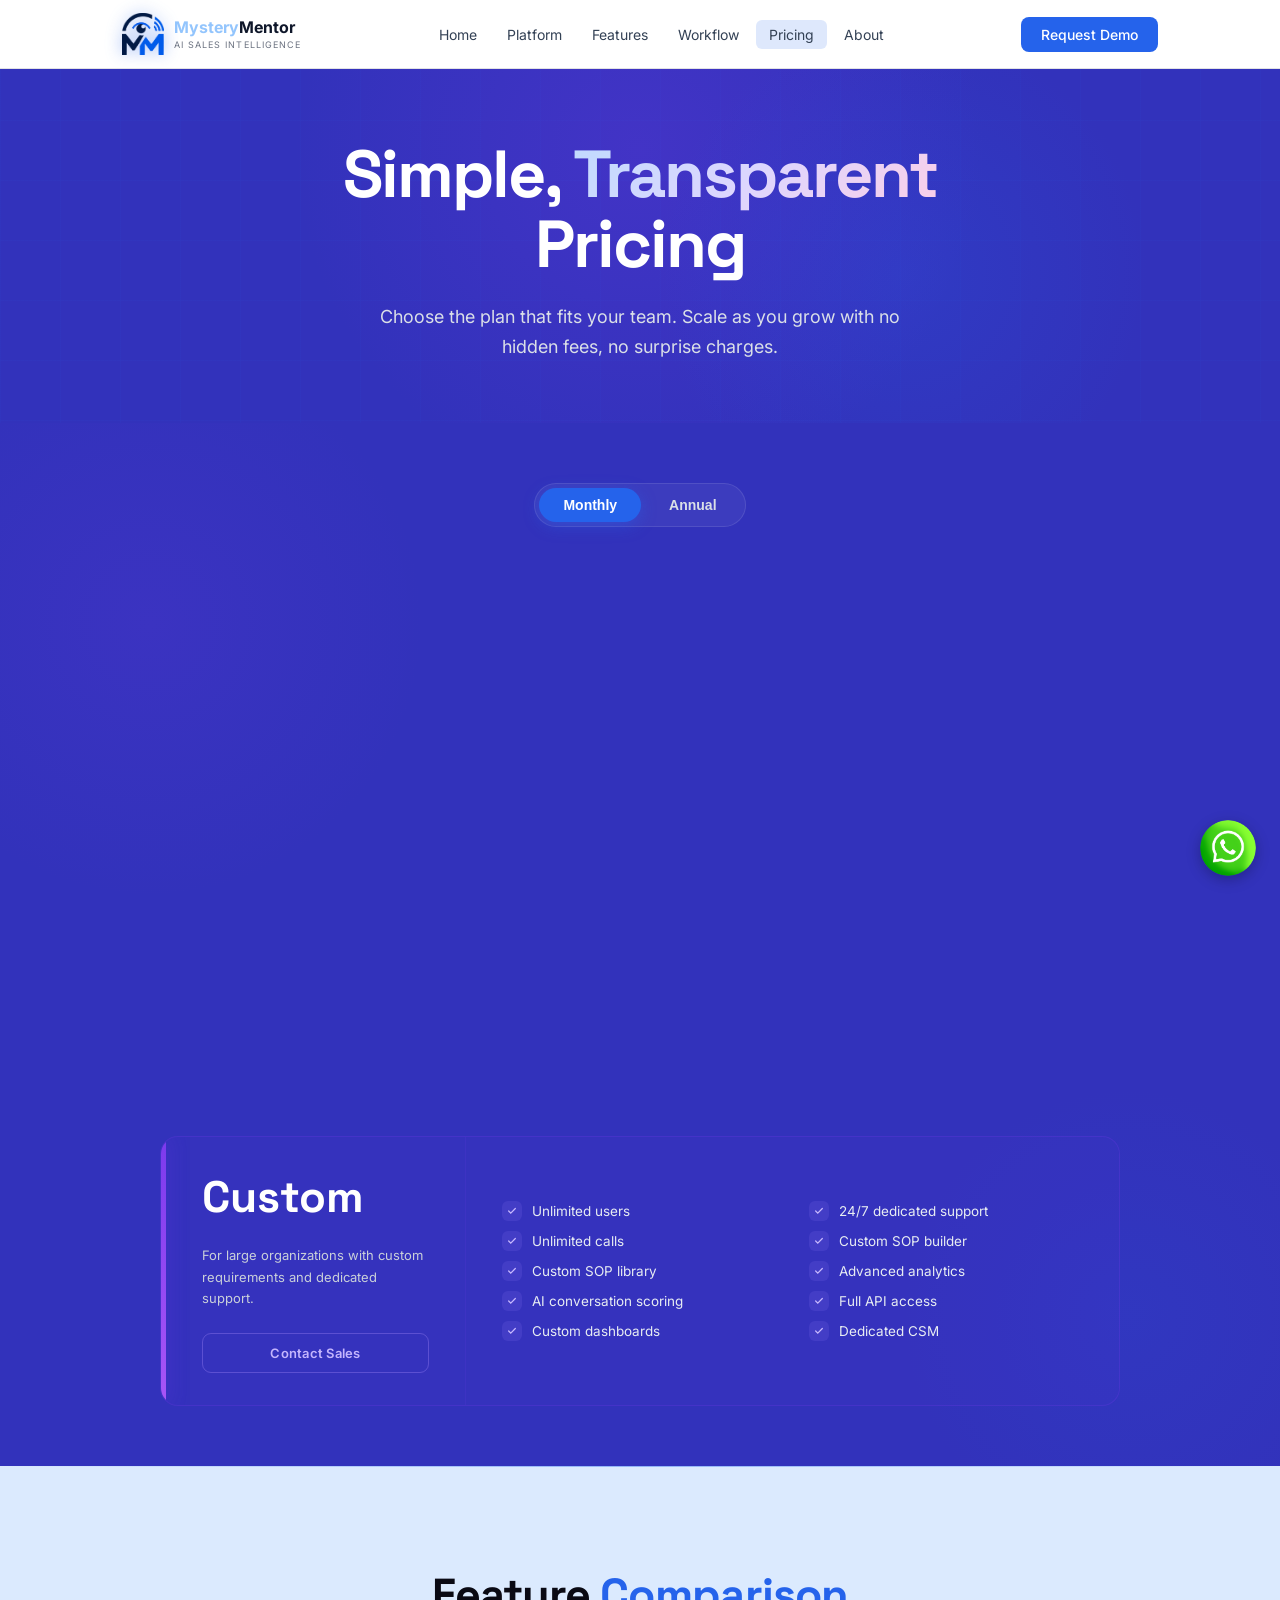
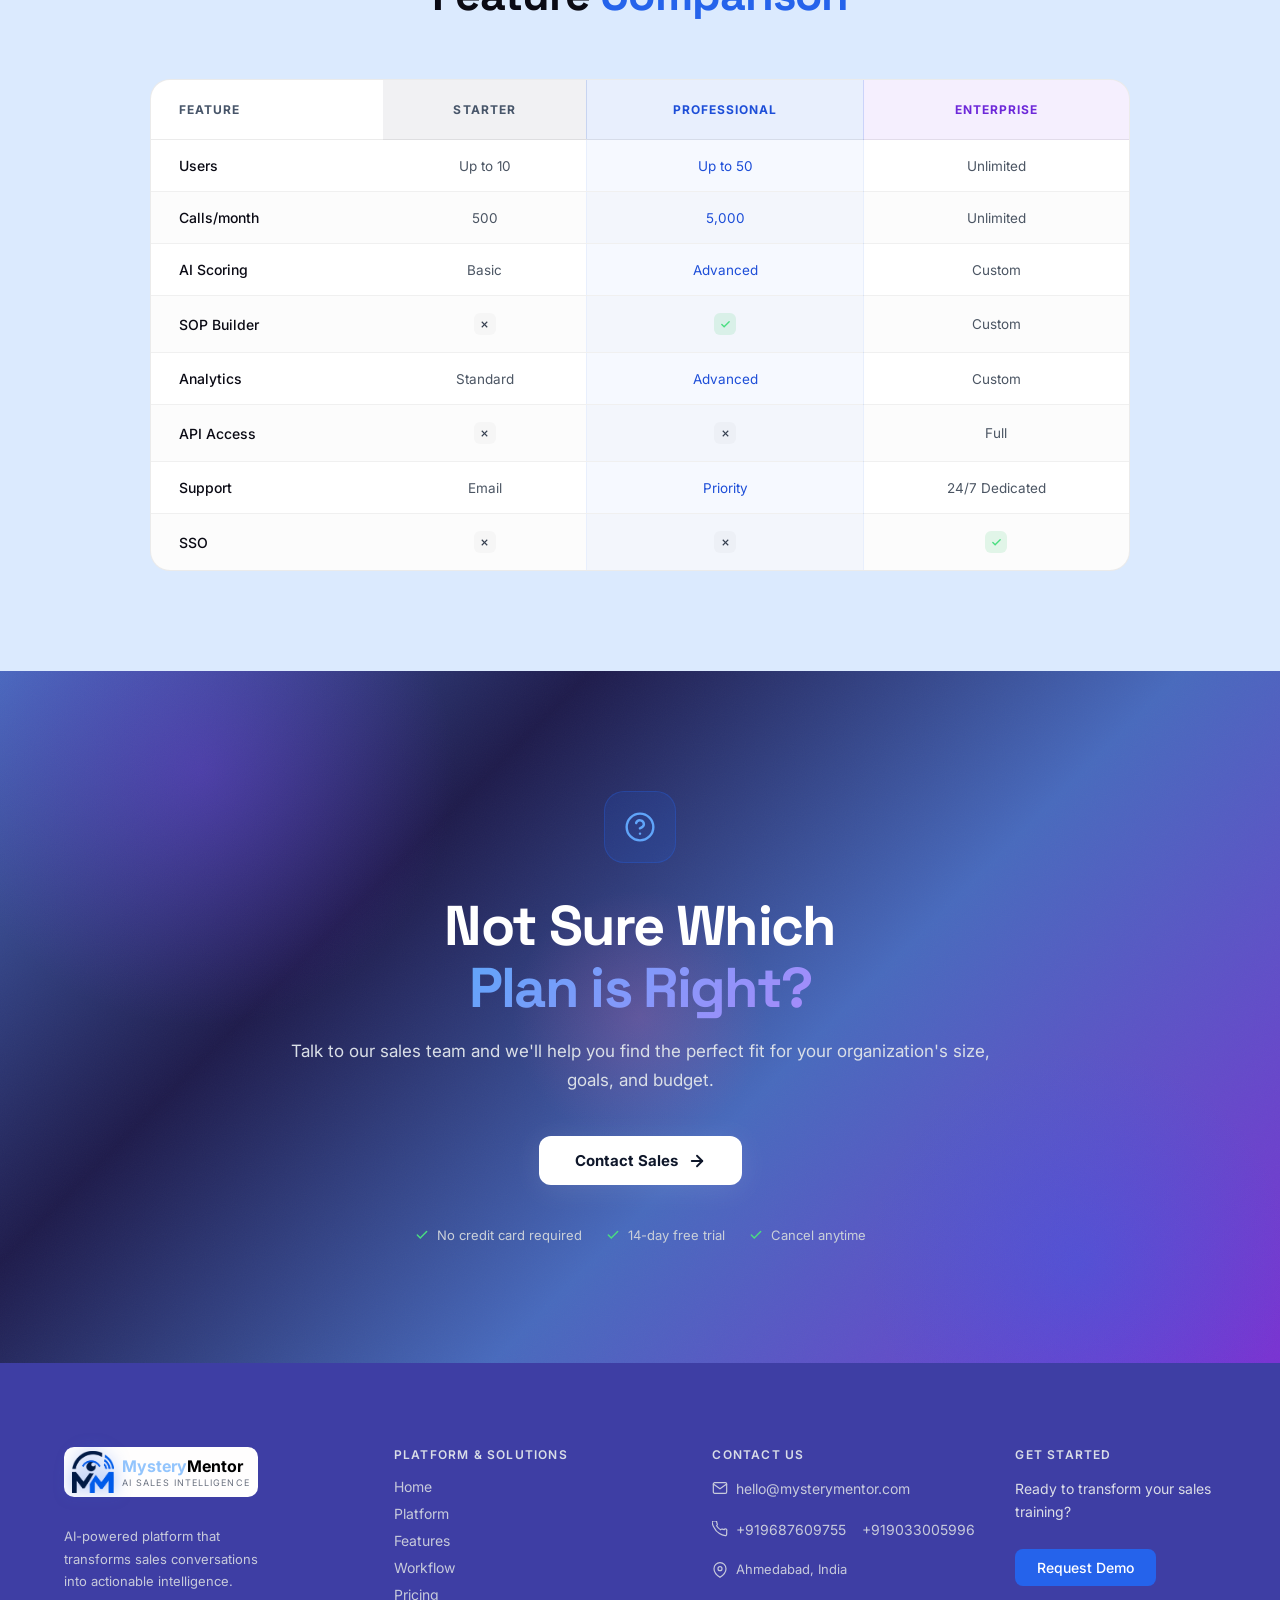
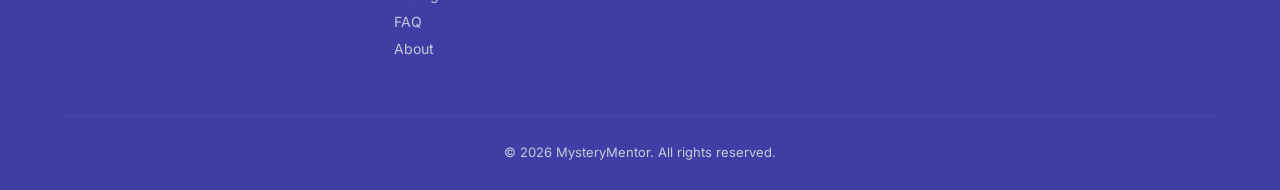
<file: pricing_page.html>
<!DOCTYPE html>
<html lang="en">

<head>
  <meta charset="UTF-8">
  <meta name="viewport" content="width=device-width, initial-scale=1.0">
  <title>Plans &amp; Enterprise Pricing | MysteryMentor AI</title>
  <meta name="description" content="Flexible pricing tiers for sales conversation intelligence, automated SOP compliance scoring, and enterprise call monitoring.">
  <meta name="keywords" content="MysteryMentor pricing, AI sales tool cost, conversation intelligence plans, sales SOP scoring ROI">
  <link rel="canonical" href="https://mysterymentor.com/pricing_page.html" />
  <meta property="og:type" content="website">
  <meta property="og:title" content="Plans &amp; Enterprise Pricing | MysteryMentor AI">
  <meta property="og:description" content="Flexible pricing tiers for sales conversation intelligence, automated SOP compliance scoring, and enterprise call monitoring.">
  <meta property="og:url" content="https://mysterymentor.com/pricing_page.html">
  <link rel="preconnect" href="https://fonts.googleapis.com">
  <link rel="preconnect" href="https://fonts.gstatic.com" crossorigin>
  <link
    href="https://fonts.googleapis.com/css2?family=Inter:wght@300;400;500;600;700&family=Space+Grotesk:wght@400;500;600;700&display=swap"
    rel="stylesheet">
  <style>
    *,
    *::before,
    *::after {
      box-sizing: border-box;
      margin: 0;
      padding: 0
    }

    html {
      scroll-behavior: smooth;
      overflow-x: hidden;
      max-width: 100%;
    }

    body {
      font-family: 'Inter', sans-serif;
      background: #3232bb;
      color: #e2e8f0;
      overflow-x: hidden;
      max-width: 100%;
      position: relative;
    }

    /* ===== NAV ===== */
    nav {
      position: fixed;
      top: 0;
      left: 0;
      right: 0;
      z-index: 100;
      background: rgba(50, 50, 187, 0.88);
      backdrop-filter: blur(14px);
      border-bottom: 1px solid rgba(255, 255, 255, 0.07);
      padding: 0 5%
    }

    .nav-inner {
      max-width: 1200px;
      margin: 0 auto;
      display: flex;
      align-items: center;
      justify-content: space-between;
      height: 68px
    }

    .logo {
      display: flex;
      align-items: center;
      gap: 10px;
      text-decoration: none
    }

    .logo-icon {
      width: 42px;
      height: 42px;
      display: flex;
      align-items: center;
      justify-content: center;
      filter: drop-shadow(0 0 8px rgba(37, 99, 235, 0.5))
    }

    .logo-icon img {
      width: 100%;
      height: 100%;
      object-fit: contain;
      display: block;
    }

    .logo-text {
      font-size: 16px;
      font-weight: 700;
      color: #fff
    }

    .logo-text span {
      color: #93c5fd
    }

    .logo-sub {
      font-size: 9px;
      letter-spacing: 0.12em;
      color: #6b7280;
      text-transform: uppercase;
      display: block;
      margin-top: 1px;
      white-space: nowrap;
    }

    .nav-links {
      display: flex;
      align-items: center;
      gap: 4px
    }

    .nav-links a {
      color: #e6eaf4;
      text-decoration: none;
      font-size: 14px;
      padding: 6px 14px;
      border-radius: 6px;
      transition: all 0.2s
    }

    .nav-links a:hover {
      background: rgba(255, 255, 255, 0.08);
      color: #fff
    }

    .nav-links a.active {
      background: rgba(37, 99, 235, 0.18);
      color: #93c5fd
    }

    .nav-cta {
      background: #2563eb;
      color: #fff;
      border: none;
      padding: 9px 22px;
      border-radius: 8px;
      font-size: 14px;
      font-weight: 500;
      cursor: pointer;
      transition: all 0.2s;
      text-decoration: none
    }

    .nav-cta:hover {
      background: #1d4ed8;
      transform: translateY(-1px)
    }

    /* ===== SECTION 1: HERO PRICING ===== */
    /* Particle grid + glowing text - cosmic energy feel */
    .pricing-hero {
      position: relative;
      min-height: auto;
      display: block;
      overflow: hidden;
      padding: 140px 5% 60px;
      text-align: center;
    }

    .ph-bg {
      position: absolute;
      inset: 0;
      z-index: 0
    }

    .ph-grid {
      position: absolute;
      inset: 0;
      background-image: linear-gradient(rgba(37, 99, 235, 0.06) 1px, transparent 1px), linear-gradient(90deg, rgba(37, 99, 235, 0.06) 1px, transparent 1px);
      background-size: 60px 60px;
      animation: gridDrift 20s linear infinite
    }

    @keyframes gridDrift {
      0% {
        background-position: 0 0
      }

      100% {
        background-position: 60px 60px
      }
    }

    .ph-glow1 {
      position: absolute;
      width: 700px;
      height: 700px;
      background: radial-gradient(circle, rgba(124, 58, 237, 0.22) 0%, transparent 70%);
      top: -200px;
      left: 50%;
      transform: translateX(-50%);
      animation: phGlow 6s ease-in-out infinite alternate
    }

    .ph-glow2 {
      position: absolute;
      width: 500px;
      height: 500px;
      background: radial-gradient(circle, rgba(37, 99, 235, 0.18) 0%, transparent 70%);
      bottom: -100px;
      right: 10%
    }

    @keyframes phGlow {
      0% {
        transform: translateX(-50%) scale(1)
      }

      100% {
        transform: translateX(-50%) scale(1.15)
      }
    }

    .ph-particles {
      position: absolute;
      inset: 0;
      z-index: 1
    }

    .ph-particle {
      position: absolute;
      border-radius: 50%;
      animation: particleFloat linear infinite
    }

    @keyframes particleFloat {
      0% {
        transform: translateY(100vh) scale(0);
        opacity: 0
      }

      10% {
        opacity: 1
      }

      90% {
        opacity: 0.3
      }

      100% {
        transform: translateY(-20vh) scale(1.2);
        opacity: 0
      }
    }

    .ph-content {
      position: relative;
      z-index: 2;
      text-align: center;
      max-width: 620px;
      margin: 0 auto;
    }

    .ph-eyebrow {
      display: inline-flex;
      align-items: center;
      gap: 8px;
      background: rgba(37, 99, 235, 0.1);
      border: 1px solid rgba(37, 99, 235, 0.3);
      border-radius: 100px;
      padding: 6px 20px;
      font-size: 12px;
      font-weight: 600;
      letter-spacing: 0.12em;
      text-transform: uppercase;
      color: #93c5fd;
      margin-bottom: 28px
    }

    .ph-eyebrow-dot {
      width: 7px;
      height: 7px;
      background: #3b82f6;
      border-radius: 50%;
      animation: blink 1.8s infinite
    }

    @keyframes blink {

      0%,
      100% {
        opacity: 1;
        box-shadow: 0 0 6px #3b82f6
      }

      50% {
        opacity: 0.3;
        box-shadow: none
      }
    }

    .ph-h1 {
      font-family: 'Space Grotesk', sans-serif;
      font-size: clamp(1.8rem, 5.2vw, 4.2rem);
      font-weight: 700;
      line-height: 1.05;
      color: #fff;
      letter-spacing: -0.03em;
      margin-bottom: 22px
    }

    .ph-h1 .grad {
      background: linear-gradient(135deg, #bfdbfe 0%, #ddd6fe 50%, #fbcfe8 100%);
      -webkit-background-clip: text;
      -webkit-text-fill-color: transparent;
      background-clip: text;
      animation: gradShift 4s ease-in-out infinite alternate
    }

    @keyframes gradShift {
      0% {
        filter: hue-rotate(0deg)
      }

      100% {
        filter: hue-rotate(30deg)
      }
    }

    .ph-sub {
      font-size: 18px;
      color: #dadfe7;
      line-height: 1.7;
      max-width: 520px;
      margin: 0 auto
    }

    /* ===== SECTION 2: PRICING CARDS — NEW DESIGN ===== */
    /* Horizontal split: left price panel + right features panel */
    .pricing-cards-sec {
      position: relative;
      padding: 60px 5%;
      background: #3232bb;
      overflow: hidden
    }

    .pc-orb1 {
      position: absolute;
      width: 600px;
      height: 600px;
      background: radial-gradient(circle, rgba(124, 58, 237, 0.12) 0%, transparent 65%);
      top: -100px;
      left: -150px;
      pointer-events: none
    }

    .pc-orb2 {
      position: absolute;
      width: 500px;
      height: 500px;
      background: radial-gradient(circle, rgba(37, 99, 235, 0.1) 0%, transparent 65%);
      bottom: -100px;
      right: -100px;
      pointer-events: none
    }

    .pc-inner {
      max-width: 960px;
      margin: 0 auto;
      position: relative;
      z-index: 1
    }

    .pc-toggle {
      display: flex;
      align-items: center;
      justify-content: center;
      gap: 0;
      margin-bottom: 48px
    }

    .pc-toggle-wrap {
      display: inline-flex;
      align-items: center;
      background: rgba(255, 255, 255, 0.05);
      border: 1px solid rgba(255, 255, 255, 0.1);
      border-radius: 50px;
      padding: 4px;
      gap: 4px;
      position: relative;
    }

    .pc-tab {
      font-size: 14px;
      font-weight: 600;
      color: #dadfe7;
      padding: 9px 24px;
      border-radius: 50px;
      cursor: pointer;
      transition: all 0.25s;
      border: none;
      background: none;
      white-space: nowrap;
    }

    .pc-tab.active {
      background: #2563eb;
      color: #fff;
      box-shadow: 0 4px 16px rgba(37, 99, 235, 0.4);
    }

    .pc-tab:hover:not(.active) {
      color: #fff;
      background: rgba(255, 255, 255, 0.07);
    }

    .toggle-badge {
      background: linear-gradient(135deg, #10b981, #059669);
      color: #fff;
      font-size: 10px;
      font-weight: 700;
      padding: 3px 10px;
      border-radius: 100px;
      letter-spacing: 0.05em;
      margin-left: 8px;
    }

    /* Stack of horizontal cards */
    .cards-grid {
      display: flex;
      flex-direction: column;
      gap: 20px
    }

    /* Each card = horizontal row */
    .price-card {
      position: relative;
      border-radius: 18px;
      background: rgba(255, 255, 255, 0.025);
      border: 1px solid rgba(255, 255, 255, 0.08);
      display: flex;
      align-items: stretch;
      overflow: hidden;
      transition: all 0.35s cubic-bezier(0.23, 1, 0.32, 1)
    }

    .price-card:hover {
      border-color: rgba(255, 255, 255, 0.41);
      box-shadow: 0 20px 60px rgba(0, 0, 0, 0.45);
      transform: translateX(6px)
    }

    /* Left accent strip */
    .card-accent {
      width: 5px;
      flex-shrink: 0;
      background: linear-gradient(180deg, rgba(255, 255, 255, 0.15), rgba(255, 255, 255, 0.04))
    }

    .price-card.starter .card-accent {
      background: linear-gradient(180deg, #4b5563, #1f2937)
    }

    .price-card.popular .card-accent {
      background: linear-gradient(180deg, #2563eb, #7c3aed);
      box-shadow: 0 0 20px rgba(37, 99, 235, 0.6)
    }

    .price-card.enterprise .card-accent {
      background: linear-gradient(180deg, #7c3aed, #a855f7);
      box-shadow: 0 0 20px rgba(124, 58, 237, 0.5)
    }

    /* Left price panel */
    .card-left {
      padding: 32px 36px;
      width: min(300px, 100%);
      flex-shrink: 0;
      display: flex;
      flex-direction: column;
      justify-content: space-between;
      border-right: 1px solid rgba(255, 255, 255, 0.06);
      position: relative
    }

    .card-plan-badge {
      display: inline-flex;
      align-items: center;
      gap: 7px;
      border-radius: 100px;
      padding: 5px 14px;
      font-size: 11px;
      font-weight: 700;
      letter-spacing: 0.08em;
      text-transform: uppercase;
      margin-bottom: 20px;
      width: fit-content
    }

    .badge-starter {
      background: rgba(75, 85, 99, 0.25);
      border: 1px solid rgba(75, 85, 99, 0.4);
      color: #9ca3af
    }

    .badge-pro {
      background: rgba(37, 99, 235, 0.18);
      border: 1px solid rgba(37, 99, 235, 0.45);
      color: #93c5fd
    }

    .badge-ent {
      background: rgba(124, 58, 237, 0.18);
      border: 1px solid rgba(124, 58, 237, 0.4);
      color: #c4b5fd
    }

    .badge-dot {
      width: 6px;
      height: 6px;
      border-radius: 50%
    }

    .starter .badge-dot {
      background: #6b7280
    }

    .popular .badge-dot {
      background: #3b82f6;
      animation: blink 1.8s infinite
    }

    .enterprise .badge-dot {
      background: #a855f7
    }

    .card-price-block {
      margin-bottom: 20px
    }

    .card-price {
      display: flex;
      align-items: baseline;
      gap: 3px;
      margin-bottom: 4px
    }

    .card-price .amount {
      font-family: 'Space Grotesk', sans-serif;
      font-size: 58px;
      font-weight: 700;
      color: #fff;
      line-height: 1
    }

    .card-price .currency {
      font-size: 22px;
      font-weight: 600;
      color: #cad0d9;
      align-self: flex-start;
      margin-top: 10px
    }

    .card-price .period {
      font-size: 13px;
      color: #cbd5e1;
      margin-left: 4px
    }

    .card-price .custom-price {
      font-family: 'Space Grotesk', sans-serif;
      font-size: 44px;
      font-weight: 700;
      color: #fff
    }

    .card-desc {
      font-size: 13px;
      color: #cad0d9;
      line-height: 1.65;
      margin-bottom: 24px
    }

    .card-btn {
      padding: 11px 24px;
      border-radius: 9px;
      font-size: 13px;
      font-weight: 600;
      cursor: pointer;
      transition: all 0.25s;
      border: none;
      text-align: center;
      display: block;
      text-decoration: none;
      letter-spacing: 0.02em
    }

    .card-btn.outline {
      background: transparent;
      border: 1px solid rgba(255, 255, 255, 0.13);
      color: #e8edf2
    }

    .card-btn.outline:hover {
      background: rgba(255, 255, 255, 0.06);
      border-color: rgba(255, 255, 255, 0.53)
    }

    .card-btn.filled {
      background: linear-gradient(135deg, #2563eb, #1d4ed8);
      color: #fff;
      box-shadow: 0 4px 20px rgba(37, 99, 235, 0.38)
    }

    .card-btn.filled:hover {
      box-shadow: 0 8px 32px rgba(37, 99, 235, 0.55);
      transform: translateY(-2px)
    }

    .card-btn.ent-btn {
      background: transparent;
      border: 1px solid rgba(167, 139, 250, 0.35);
      color: #c4b5fd
    }

    .card-btn.ent-btn:hover {
      background: rgba(124, 58, 237, 0.1);
      border-color: rgba(167, 139, 250, 0.6)
    }

    /* Popular card highlight */
    .price-card.popular {
      background: rgba(37, 99, 235, 0.06);
      border-color: rgba(37, 99, 235, 0.3);
      box-shadow: 0 0 0 1px rgba(37, 99, 235, 0.15), 0 16px 48px rgba(37, 99, 235, 0.12)
    }

    .popular-ribbon {
      position: absolute;
      top: 16px;
      right: 16px;
      background: linear-gradient(135deg, #2563eb, #7c3aed);
      color: #fff;
      font-size: 10px;
      font-weight: 700;
      padding: 4px 12px;
      border-radius: 100px;
      letter-spacing: 0.07em;
      text-transform: uppercase
    }

    /* Right features panel */
    .card-right {
      flex: 1;
      padding: 32px 36px;
      display: flex;
      flex-direction: column;
      justify-content: center
    }

    .feat-cols {
      display: grid;
      grid-template-columns: 1fr 1fr;
      gap: 10px 32px
    }

    .features-list {
      list-style: none;
      display: flex;
      flex-direction: column;
      gap: 10px
    }

    .features-list li {
      display: flex;
      align-items: center;
      gap: 10px;
      font-size: 13.5px;
      color: #e8edf2;
      line-height: 1.4
    }

    .features-list li.disabled {
      color: #cbd5e1
    }

    .feat-check {
      width: 20px;
      height: 20px;
      border-radius: 6px;
      flex-shrink: 0;
      display: flex;
      align-items: center;
      justify-content: center
    }

    .feat-check.yes {
      background: rgba(34, 197, 94, 0.12);
      color: #4ade80
    }

    .feat-check.yes-blue {
      background: rgba(37, 99, 235, 0.15);
      color: #60a5fa
    }

    .feat-check.yes-purple {
      background: rgba(167, 139, 250, 0.13);
      color: #c4b5fd
    }

    .feat-check.no {
      background: rgba(255, 255, 255, 0.14);
      color: #cbd5e1
    }

    .feat-check svg {
      width: 10px;
      height: 10px
    }

    /* Popular card hover glow */
    .price-card.popular:hover {
      box-shadow: 0 0 0 1px rgba(37, 99, 235, 0.45), 0 24px 72px rgba(37, 99, 235, 0.22);
      transform: translateX(6px)
    }

    .price-card.enterprise:hover {
      box-shadow: 0 0 0 1px rgba(124, 58, 237, 0.4), 0 24px 72px rgba(124, 58, 237, 0.18);
      transform: translateX(6px)
    }

    /* ===== SECTION 3: FEATURE COMPARISON TABLE — REDESIGNED ===== */
    .compare-sec {
      padding: 100px 5%;
      background: #dbeafe;
      position: relative;
      overflow: hidden
    }

    .compare-sec::before {
      content: '';
      position: absolute;
      top: 0;
      left: 0;
      right: 0;
      height: 1px;
      background: linear-gradient(90deg, transparent, rgba(37, 99, 235, 0.4), transparent)
    }

    .compare-inner {
      max-width: 980px;
      margin: 0 auto
    }

    .section-label {
      text-align: center;
      margin-bottom: 56px
    }

    .section-label .eyebrow {
      display: inline-block;
      font-size: 12px;
      font-weight: 600;
      letter-spacing: 0.14em;
      text-transform: uppercase;
      color: #4338ca;
      margin-bottom: 14px
    }

    .section-label h2 {
      font-family: 'Space Grotesk', sans-serif;
      font-size: clamp(1.8rem, 4vw, 2.8rem);
      font-weight: 700;
      color: #0a0a14;
      letter-spacing: -0.02em
    }

    .section-label h2 span {
      color: #2563eb
    }

    /* Table wrapper card */
    .compare-wrap {
      background: #ffffff;
      border: 1px solid rgba(0, 0, 0, 0.08);
      border-radius: 20px;
      overflow-x: auto;
      -webkit-overflow-scrolling: touch;
    }

    .compare-table {
      width: 100%;
      min-width: 560px;
      border-collapse: collapse;
      position: relative
    }

    /* Header row */
    .compare-table thead tr th {
      padding: 22px 28px;
      text-align: center;
      font-size: 12px;
      font-weight: 700;
      letter-spacing: 0.09em;
      text-transform: uppercase;
      border-bottom: 1px solid rgba(0, 0, 0, 0.08)
    }

    .compare-table thead th:first-child {
      text-align: left;
      color: #475569;
      background: transparent
    }

    .compare-table thead th.col-starter {
      color: #475569;
      background: rgba(75, 85, 99, 0.08)
    }

    .compare-table thead th.col-pro {
      color: #1d4ed8;
      background: rgba(37, 99, 235, 0.1);
      border-left: 1px solid rgba(37, 99, 235, 0.2);
      border-right: 1px solid rgba(37, 99, 235, 0.2)
    }

    .compare-table thead th.col-ent {
      color: #6d28d9;
      background: rgba(124, 58, 237, 0.08)
    }

    /* Body rows */
    .compare-table tbody tr {
      transition: background 0.18s
    }

    .compare-table tbody tr:nth-child(even) {
      background: rgba(102, 102, 102, 0.015)
    }

    .compare-table tbody tr:hover {
      background: rgba(37, 99, 235, 0.04)
    }

    .compare-table tbody tr:last-child td {
      border-bottom: none
    }

    .compare-table td {
      padding: 17px 28px;
      font-size: 13.5px;
      color: #4b5563;
      border-bottom: 1px solid rgba(0, 0, 0, 0.06);
      text-align: center
    }

    .compare-table td:first-child {
      text-align: left;
      color: #0a0a14;
      font-weight: 500;
      font-size: 14px
    }

    .compare-table td.col-pro {
      background: rgba(37, 99, 235, 0.04);
      color: #1d4ed8;
      border-left: 1px solid rgba(37, 99, 235, 0.1);
      border-right: 1px solid rgba(37, 99, 235, 0.1)
    }

    .tick-yes {
      display: inline-flex;
      align-items: center;
      justify-content: center;
      width: 22px;
      height: 22px;
      background: rgba(34, 197, 94, 0.12);
      border-radius: 6px;
      color: #4ade80
    }

    .tick-yes svg {
      width: 11px;
      height: 11px
    }

    .tick-no {
      display: inline-flex;
      align-items: center;
      justify-content: center;
      width: 22px;
      height: 22px;
      background: rgba(102, 102, 102, 0.04);
      border-radius: 6px
    }

    .tick-no svg {
      width: 11px;
      height: 11px;
      color: #374151
    }

    .row-reveal {
      opacity: 0;
      transform: translateX(-20px);
      transition: opacity 0.5s, transform 0.5s
    }

    .row-reveal.in {
      opacity: 1;
      transform: translateX(0)
    }

    /* ===== SECTION 4: CTA BANNER ===== */
    /* Animated mesh gradient + large centered text */
    .cta-sec {
      position: relative;
      padding: 120px 5%;
      overflow: hidden
    }

    .cta-mesh {
      position: absolute;
      inset: 0;
      z-index: 0
    }

    .cta-mesh-inner {
      position: absolute;
      inset: 0;
      background: linear-gradient(135deg, #486abd 0%, #1e1b4b 30%, #486abd 60%, #7932d2 100%)
    }

    .cta-blob1 {
      position: absolute;
      width: 600px;
      height: 600px;
      background: radial-gradient(circle, rgba(124, 58, 237, 0.35) 0%, transparent 60%);
      top: -200px;
      left: -100px;
      animation: blobFloat1 8s ease-in-out infinite alternate
    }

    .cta-blob2 {
      position: absolute;
      width: 500px;
      height: 500px;
      background: radial-gradient(circle, rgba(37, 99, 235, 0.3) 0%, transparent 60%);
      bottom: -150px;
      right: -50px;
      animation: blobFloat2 10s ease-in-out infinite alternate
    }

    .cta-blob3 {
      position: absolute;
      width: 300px;
      height: 300px;
      background: radial-gradient(circle, rgba(244, 114, 182, 0.2) 0%, transparent 60%);
      top: 50%;
      left: 50%;
      transform: translate(-50%, -50%);
      animation: blobFloat3 7s ease-in-out infinite alternate
    }

    @keyframes blobFloat1 {
      0% {
        transform: scale(1) translate(0, 0)
      }

      100% {
        transform: scale(1.2) translate(30px, 20px)
      }
    }

    @keyframes blobFloat2 {
      0% {
        transform: scale(1) translate(0, 0)
      }

      100% {
        transform: scale(1.15) translate(-20px, -30px)
      }
    }

    @keyframes blobFloat3 {
      0% {
        transform: translate(-50%, -50%) scale(1)
      }

      100% {
        transform: translate(-50%, -50%) scale(1.3)
      }
    }

    .cta-noise {
      position: absolute;
      inset: 0;
      opacity: 0.03;
      background-image: url("data:image/svg+xml,%3Csvg viewBox='0 0 200 200' xmlns='http://www.w3.org/2000/svg'%3E%3Cfilter id='n'%3E%3CfeTurbulence type='fractalNoise' baseFrequency='0.9' numOctaves='4'/%3E%3C/filter%3E%3Crect width='100%25' height='100%25' filter='url(%23n)'/%3E%3C/svg%3E");
      background-size: 200px
    }

    .cta-content {
      position: relative;
      z-index: 2;
      text-align: center;
      max-width: 700px;
      margin: 0 auto
    }

    .cta-icon {
      width: 72px;
      height: 72px;
      background: rgba(37, 99, 235, 0.15);
      border: 1px solid rgba(37, 99, 235, 0.3);
      border-radius: 20px;
      display: flex;
      align-items: center;
      justify-content: center;
      margin: 0 auto 32px;
      animation: ctaIconPulse 3s ease-in-out infinite
    }

    @keyframes ctaIconPulse {

      0%,
      100% {
        box-shadow: 0 0 0 0 rgba(37, 99, 235, 0)
      }

      50% {
        box-shadow: 0 0 0 14px rgba(37, 99, 235, 0.12)
      }
    }

    .cta-icon svg {
      width: 32px;
      height: 32px;
      color: #60a5fa
    }

    .cta-h2 {
      font-family: 'Space Grotesk', sans-serif;
      font-size: clamp(2rem, 5vw, 3.5rem);
      font-weight: 700;
      color: #fff;
      line-height: 1.1;
      letter-spacing: -0.03em;
      margin-bottom: 18px
    }

    .cta-h2 span {
      background: linear-gradient(135deg, #60a5fa, #a78bfa);
      -webkit-background-clip: text;
      -webkit-text-fill-color: transparent;
      background-clip: text
    }

    .cta-sub {
      font-size: 17px;
      color: #dadfe7;
      line-height: 1.7;
      margin-bottom: 42px
    }

    .cta-btn {
      display: inline-flex;
      align-items: center;
      gap: 10px;
      background: #fff;
      color: #0f172a;
      padding: 15px 36px;
      border-radius: 12px;
      font-size: 15px;
      font-weight: 700;
      text-decoration: none;
      transition: all 0.3s;
      box-shadow: 0 4px 30px rgba(255, 255, 255, 0.1)
    }

    .cta-btn:hover {
      background: #f1f5f9;
      box-shadow: 0 8px 40px rgba(255, 255, 255, 0.18);
      transform: translateY(-3px)
    }

    .cta-btn svg {
      width: 18px;
      height: 18px;
      transition: transform 0.3s
    }

    .cta-btn:hover svg {
      transform: translateX(4px)
    }

    .cta-trust {
      display: flex;
      align-items: center;
      justify-content: center;
      gap: 24px;
      margin-top: 42px;
      flex-wrap: wrap
    }

    .trust-item {
      display: flex;
      align-items: center;
      gap: 8px;
      font-size: 13px;
      color: #cad0d9
    }

    .trust-item svg {
      width: 14px;
      height: 14px;
      color: #4ade80
    }

    /* ===== FOOTER ===== */
    footer {
      background: #2d2db3;
      border-top: 1px solid rgba(255, 255, 255, 0.06)
    }

    .footer-wrap {
      max-width: 1200px;
      margin: 0 auto;
      padding: 72px 5% 40px
    }

    .footer-grid {
      display: grid;
      grid-template-columns: 1.8fr 1fr 1fr 1.4fr;
      gap: 48px;
      margin-bottom: 56px
    }

    .footer-brand .logo {
      margin-bottom: 16px
    }

    .footer-brand p {
      font-size: 13.5px;
      color: #4b5563;
      line-height: 1.7;
      max-width: 240px
    }

    .footer-col h4 {
      font-size: 11px;
      font-weight: 600;
      color: #d9dde7;
      text-transform: uppercase;
      letter-spacing: 0.1em;
      margin-bottom: 20px
    }

    .footer-col a {
      display: block;
      font-size: 14px;
      color: #4b5563;
      text-decoration: none;
      margin-bottom: 10px;
      transition: color 0.2s
    }

    .footer-col a:hover {
      color: #93c5fd
    }

    .contact-item {
      display: flex;
      align-items: flex-start;
      gap: 10px;
      font-size: 13px;
      color: #4b5563;
      margin-bottom: 12px;
      line-height: 1.5
    }

    .contact-item svg {
      width: 15px;
      height: 15px;
      stroke: #6366f1;
      fill: none;
      stroke-width: 2;
      stroke-linecap: round;
      flex-shrink: 0;
      margin-top: 2px
    }

    .footer-demo-btn {
      display: inline-block;
      background: linear-gradient(135deg, #2563eb, #1d4ed8);
      color: #fff;
      padding: 11px 24px;
      border-radius: 8px;
      font-size: 14px;
      font-weight: 600;
      text-decoration: none;
      transition: all 0.2s;
      margin-top: 12px
    }

    .footer-demo-btn:hover {
      box-shadow: 0 6px 20px rgba(37, 99, 235, 0.35);
      transform: translateY(-1px)
    }

    .footer-bottom {
      border-top: 1px solid rgba(255, 255, 255, 0.05);
      padding-top: 28px;
      text-align: center
    }

    .footer-bottom p {
      font-size: 13px;
      color: #374151
    }

    /* ===== ANIMATIONS: Scroll Reveal ===== */
    .reveal {
      opacity: 0;
      transform: translateY(28px);
      transition: opacity 0.7s cubic-bezier(0.23, 1, 0.32, 1), transform 0.7s cubic-bezier(0.23, 1, 0.32, 1)
    }

    .reveal.in {
      opacity: 1;
      transform: none
    }

    .reveal-left {
      opacity: 0;
      transform: translateX(-30px);
      transition: opacity 0.7s ease, transform 0.7s ease
    }

    .reveal-left.in {
      opacity: 1;
      transform: none
    }

    /* ===== COUNTER ANIMATION ===== */
    .count-up {
      display: inline-block
    }

    /* ===== CARD SLIDE ANIMATIONS ===== */
    /* Cards start hidden, slide in on viewport entry */
    .card-slide-left {
      opacity: 0;
      transform: translateX(-120px);
      transition: opacity 0.9s cubic-bezier(0.23, 1, 0.32, 1), transform 0.9s cubic-bezier(0.23, 1, 0.32, 1);
    }

    .card-slide-right {
      opacity: 0;
      transform: translateX(120px);
      transition: opacity 0.9s cubic-bezier(0.23, 1, 0.32, 1), transform 0.9s cubic-bezier(0.23, 1, 0.32, 1);
    }

    .card-slide-left.slide-in,
    .card-slide-right.slide-in {
      opacity: 1;
      transform: translateX(0);
    }

    /* ===== RESPONSIVE ===== */
    @media(max-width:900px) {
      .price-card {
        flex-direction: column
      }

      .card-left {
        width: 100%;
        border-right: none;
        border-bottom: 1px solid rgba(255, 255, 255, 0.06)
      }

      .card-accent {
        width: 100%;
        height: 4px
      }

      .feat-cols {
        grid-template-columns: 1fr
      }

      .footer-grid {
        grid-template-columns: 1fr 1fr;
        gap: 32px
      }

      .nav-links {
        display: none
      }
    }

    @media(max-width:640px) {
      .footer-grid {
        grid-template-columns: 1fr
      }

      .compare-table {
        font-size: 12px
      }

      .compare-table td,
      .compare-table th {
        padding: 12px 10px
      }
    }

    /* ── UNIVERSAL MM-NAV ── */
    .mm-nav {
      position: fixed;
      top: 0;
      left: 0;
      right: 0;
      z-index: 2000;
      background: #ffffff;
      backdrop-filter: blur(14px);
      -webkit-backdrop-filter: blur(14px);
      border-bottom: 1px solid rgba(15, 23, 42, 0.12);
    }

    .mm-nav-inner {
      max-width: 1200px;
      margin: 0 auto;
      padding: 0 5%;
      display: flex;
      align-items: center;
      justify-content: space-between;
      height: 68px;
      gap: 16px;
    }

    .mm-logo {
      display: flex;
      align-items: center;
      gap: 10px;
      text-decoration: none;
      flex-shrink: 0;
    }

    .mm-logo-icon {
      width: 42px;
      height: 42px;
      display: flex;
      align-items: center;
      justify-content: center;
      flex-shrink: 0;
      filter: drop-shadow(0 0 8px rgba(37, 99, 235, 0.45));
    }

    .mm-logo-icon img {
      width: 100%;
      height: 100%;
      object-fit: contain;
      display: block;
    }

    .mm-logo-name {
      font-size: 16px;
      font-weight: 700;
      color: #fff;
      line-height: 1.2;
    }

    .mm-logo-name span {
      color: #93c5fd;
    }

    .mm-logo-sub {
      font-size: 9px;
      letter-spacing: .12em;
      color: #6b7280;
      text-transform: uppercase;
      display: block;
      margin-top: 1px;
    }

    .mm-nav-links {
      display: flex;
      align-items: center;
      gap: 4px;
      flex: 1;
      justify-content: center;
    }

    .mm-nav-links a {
      color: #e6eaf4;
      text-decoration: none;
      font-size: 14px;
      padding: 6px 13px;
      border-radius: 6px;
      transition: all .2s;
      white-space: nowrap;
    }

    .mm-nav-links a:hover {
      background: rgba(255, 255, 255, .08);
      color: #fff;
    }

    .mm-nav-links a.mm-active {
      background: rgba(37, 99, 235, .15);
      color: #93c5fd;
    }

    .mm-nav-cta {
      background: #2563eb;
      color: #fff;
      border: none;
      padding: 9px 20px;
      border-radius: 8px;
      font-size: 14px;
      font-weight: 500;
      cursor: pointer;
      transition: all .2s;
      text-decoration: none;
      white-space: nowrap;
      flex-shrink: 0;
      display: inline-block;
    }

    .mm-nav-cta:hover {
      background: #1d4ed8;
    }

    .mm-hamburger {
      display: none;
      flex-direction: column;
      justify-content: center;
      align-items: center;
      gap: 5px;
      width: 40px;
      height: 40px;
      background: none;
      border: 1px solid rgba(255, 255, 255, .15);
      border-radius: 8px;
      cursor: pointer;
      padding: 0;
      flex-shrink: 0;
    }

    .mm-hamburger span {
      display: block;
      width: 22px;
      height: 2px;
      background: #fff;
      border-radius: 2px;
      transition: all .3s ease;
    }

    .mm-hamburger.mm-open span:nth-child(1) {
      transform: translateY(7px) rotate(45deg);
    }

    .mm-hamburger.mm-open span:nth-child(2) {
      opacity: 0;
    }

    .mm-hamburger.mm-open span:nth-child(3) {
      transform: translateY(-7px) rotate(-45deg);
    }

    .mm-nav .mm-logo-name {
      color: #0f172a;
    }

    .mm-nav .mm-nav-links a {
      color: #334155;
    }

    .mm-nav .mm-nav-links a:hover {
      background: rgba(72, 106, 189, 0.08);
      color: #0f172a;
    }

    .mm-nav .mm-hamburger {
      border-color: rgba(15, 23, 42, 0.2);
    }

    .mm-nav .mm-hamburger span {
      background: #486abd;
    }

    .mm-nav-mobile-cta {
      display: none !important;
    }

    @media(max-width:900px) {
      nav.mm-nav {
        overflow: visible !important;
      }

      .mm-nav-links {
        display: none;
        position: fixed;
        top: 68px;
        left: 0;
        right: 0;
        width: 100vw;
        background: #1e1e4a !important;
        flex-direction: column;
        align-items: stretch;
        justify-content: flex-start;
        gap: 0;
        padding: 8px 0 20px;
        border-bottom: 2px solid rgba(56, 189, 248, 0.4);
        z-index: 999999 !important;
        max-height: calc(100vh - 68px);
        overflow-y: auto !important;
        -webkit-overflow-scrolling: touch;
        box-shadow: 0 20px 40px rgba(0, 0, 0, 0.6);
      }

      .mm-nav-links.mm-open {
        display: flex !important;
      }

      .mm-nav .mm-nav-links a {
        display: block !important;
        padding: 13px 24px !important;
        font-size: 15px !important;
        font-weight: 500 !important;
        color: #ffffff !important;
        text-decoration: none !important;
        border-bottom: 1px solid rgba(255, 255, 255, 0.08) !important;
        background: transparent;
      }

      .mm-nav .mm-nav-links a:hover,
      .mm-nav .mm-nav-links a:active {
        background: rgba(255, 255, 255, 0.1) !important;
        color: #38bdf8 !important;
      }

      .mm-nav .mm-nav-links a.mm-active {
        color: #38bdf8 !important;
        font-weight: 600 !important;
        background: rgba(56, 189, 248, 0.12) !important;
      }

      .mm-nav-mobile-cta {
        display: block !important;
        margin: 14px 20px 6px !important;
        padding: 12px 20px !important;
        background: #2563eb !important;
        color: #ffffff !important;
        text-align: center !important;
        font-weight: 600 !important;
        font-size: 15px !important;
        border-radius: 8px !important;
        text-decoration: none !important;
        border-bottom: none !important;
      }

      .mm-nav-cta {
        display: none;
      }

      .mm-hamburger {
        display: flex;
      }
    }

    @media(max-width:480px) {
      .mm-nav-inner {
        padding: 0 4%;
      }

      .mm-logo-name {
        font-size: 15px;
      }

      .mm-logo-sub {
        display: none;
      }
    }

    /* ── END UNIVERSAL MM-NAV ── */

    /* ===== RESPONSIVE FIXES — Pricing Page ===== */
    @media(max-width:560px) {
      .pricing-hero {
        padding: 100px 4% 40px;
      }

      .ph-h1 {
        font-size: clamp(2rem, 7vw, 3rem);
      }

      .ph-sub {
        font-size: 15px;
      }

      .pc-toggle {
        flex-wrap: wrap;
        justify-content: center;
        gap: 10px;
      }

      .card-left {
        padding: 24px 20px;
      }

      .card-right {
        padding: 20px 18px;
      }

      .feat-cols {
        gap: 8px 16px;
      }

      .cta-h2 {
        font-size: clamp(1.6rem, 6vw, 2.4rem);
      }

      .cta-trust {
        gap: 12px;
      }

      .footer-wrap {
        padding: 48px 4% 28px;
      }

      .compare-table th,
      .compare-table td {
        font-size: 11px;
        padding: 10px 8px;
      }

      .compare-wrap {
        border-radius: 12px;
      }
    }

    /* ===== END RESPONSIVE FIXES ===== */

    @media(max-width:640px) {
      .pricing-hero {
        padding: 90px 4% 30px !important;
      }

      .pricing-cards-sec {
        padding: 30px 4% 60px !important;
      }

      .reveal,
      .card-slide-left,
      .card-slide-right {
        opacity: 1 !important;
        transform: none !important;
      }

      .pc-toggle {
        margin-bottom: 28px !important;
      }

      .ph-h1 {
        font-size: clamp(1.6rem, 7vw, 2.4rem) !important;
      }
    }

    @media(max-width:900px) {
      .reveal {
        opacity: 1 !important;
        transform: none !important;
      }
    }

    /* ── Compare table mobile scroll ── */
    @media(max-width:640px) {
      .compare-scroll-hint {
        display: flex;
        align-items: center;
        justify-content: center;
        gap: 6px;
        font-size: 11px;
        color: #475569;
        margin-bottom: 10px;
        letter-spacing: 0.04em;
      }

      .compare-scroll-hint svg {
        flex-shrink: 0;
      }
    }

    @media(min-width:641px) {
      .compare-scroll-hint {
        display: none;
      }
    }

    @media(max-width: 768px) {
      html, body {
        overflow-x: hidden !important;
        max-width: 100vw !important;
        width: 100% !important;
      }
      section, footer, header, main {
        max-width: 100vw !important;
        overflow-x: hidden;
      }
      nav.mm-nav {
        overflow: visible !important;
      }
    }
  </style>
  <link rel="stylesheet" href="./footer.css">
</head>

<body>


  <!-- NAV -->
  <nav class="mm-nav" id="mm-nav">
    <div class="mm-nav-inner">
      <a href="./index.html" class="mm-logo">
        <div class="mm-logo-icon"><img src="./Asets/Logo mystry_mentor.png" alt="MysteryMentor logo"></div>
        <div>
          <div class="mm-logo-name"><span>Mystery</span>Mentor</div>
          <span class="mm-logo-sub">AI Sales Intelligence</span>
        </div>
      </a>
      <div class="mm-nav-links" id="mm-nav-links">
        <a href="./index.html">Home</a>
        <a href="./platform_page.html">Platform</a>
        <a href="./features_page.html">Features</a>
        <a href="./workflow_page.html">Workflow</a>
        <a href="./pricing_page.html" class="mm-active">Pricing</a>
        <a href="./about_page.html">About</a>
        <a href="./contact_page.html" class="mm-nav-mobile-cta">Request Demo →</a>
      </div>
      <a href="./contact_page.html" class="mm-nav-cta">Request Demo</a>
      <button class="mm-hamburger" id="mm-hamburger" aria-label="Toggle navigation">
        <span></span><span></span><span></span>
      </button>
    </div>
  </nav>


  <!-- ===== SECTION 1: PRICING HERO ===== -->
  <section class="pricing-hero">
    <div class="ph-bg">
      <div class="ph-grid"></div>
      <div class="ph-glow1"></div>
      <div class="ph-glow2"></div>
    </div>
    <div class="ph-particles" id="particles"></div>

    <div class="ph-content reveal">
      <!-- <div class="ph-eyebrow">
        <span class="ph-eyebrow-dot"></span>
        Transparent Pricing
      </div> -->
      <h1 class="ph-h1">Simple, <span class="grad">Transparent</span> Pricing</h1>
      <p class="ph-sub">Choose the plan that fits your team. Scale as you grow with no hidden fees, no surprise charges.
      </p>
    </div>
  </section>


  <!-- ===== SECTION 2: PRICING CARDS ===== -->
  <section class="pricing-cards-sec" id="pricing">
    <div class="pc-orb1"></div>
    <div class="pc-orb2"></div>
    <div class="pc-inner">

      <!-- Billing toggle -->
      <div class="pc-toggle reveal">
        <div class="pc-toggle-wrap">
          <button class="pc-tab active" id="tabMonthly" onclick="setBilling(false)">Monthly</button>
          <button class="pc-tab" id="tabAnnual" onclick="setBilling(true)">Annual</button>
        </div>
      </div>

      <div class="cards-grid">

        <!-- STARTER -->
        <div class="price-card starter card-slide-left" style="transition-delay:0.1s">
          <div class="card-accent"></div>
          <div class="card-left">
            <div>
              <div class="card-price-block">
                <div class="card-price">
                  <span class="currency">$</span>
                  <span class="amount" id="price-starter">49</span>
                  <span class="period">/user/month</span>
                </div>
              </div>
              <p class="card-desc">For small teams getting started with AI sales intelligence.</p>
            </div>
            <a href="./contact_page.html" class="card-btn outline">Start Free Trial</a>
          </div>
          <div class="card-right">
            <div class="feat-cols">
              <ul class="features-list">
                <li><span class="feat-check yes"><svg viewBox="0 0 24 24" fill="none" stroke="currentColor"
                      stroke-width="3" stroke-linecap="round">
                      <polyline points="20 6 9 17 4 12" />
                    </svg></span>Up to 10 users</li>
                <li><span class="feat-check yes"><svg viewBox="0 0 24 24" fill="none" stroke="currentColor"
                      stroke-width="3" stroke-linecap="round">
                      <polyline points="20 6 9 17 4 12" />
                    </svg></span>500 calls/month</li>
                <li><span class="feat-check yes"><svg viewBox="0 0 24 24" fill="none" stroke="currentColor"
                      stroke-width="3" stroke-linecap="round">
                      <polyline points="20 6 9 17 4 12" />
                    </svg></span>Basic SOP templates</li>
                <li><span class="feat-check yes"><svg viewBox="0 0 24 24" fill="none" stroke="currentColor"
                      stroke-width="3" stroke-linecap="round">
                      <polyline points="20 6 9 17 4 12" />
                    </svg></span>AI conversation scoring</li>
                <li><span class="feat-check yes"><svg viewBox="0 0 24 24" fill="none" stroke="currentColor"
                      stroke-width="3" stroke-linecap="round">
                      <polyline points="20 6 9 17 4 12" />
                    </svg></span>Standard dashboards</li>
              </ul>
              <ul class="features-list">
                <li><span class="feat-check yes"><svg viewBox="0 0 24 24" fill="none" stroke="currentColor"
                      stroke-width="3" stroke-linecap="round">
                      <polyline points="20 6 9 17 4 12" />
                    </svg></span>Email support</li>
                <li class="disabled"><span class="feat-check no"><svg viewBox="0 0 24 24" fill="none"
                      stroke="currentColor" stroke-width="2.5">
                      <line x1="18" y1="6" x2="6" y2="18" />
                      <line x1="6" y1="6" x2="18" y2="18" />
                    </svg></span>Custom SOP builder</li>
                <li class="disabled"><span class="feat-check no"><svg viewBox="0 0 24 24" fill="none"
                      stroke="currentColor" stroke-width="2.5">
                      <line x1="18" y1="6" x2="6" y2="18" />
                      <line x1="6" y1="6" x2="18" y2="18" />
                    </svg></span>Advanced analytics</li>
                <li class="disabled"><span class="feat-check no"><svg viewBox="0 0 24 24" fill="none"
                      stroke="currentColor" stroke-width="2.5">
                      <line x1="18" y1="6" x2="6" y2="18" />
                      <line x1="6" y1="6" x2="18" y2="18" />
                    </svg></span>API access</li>
                <li class="disabled"><span class="feat-check no"><svg viewBox="0 0 24 24" fill="none"
                      stroke="currentColor" stroke-width="2.5">
                      <line x1="18" y1="6" x2="6" y2="18" />
                      <line x1="6" y1="6" x2="18" y2="18" />
                    </svg></span>Dedicated CSM</li>
              </ul>
            </div>
          </div>
        </div>

        <!-- PROFESSIONAL (Popular) -->
        <div class="price-card popular card-slide-right" style="transition-delay:0.2s">
          <div class="card-accent"></div>
          <div class="card-left" style="border-right-color:rgba(37,99,235,0.15)">
            <div>
              <div class="card-price-block">
                <div class="card-price">
                  <span class="currency" style="color:#ffffff">$</span>
                  <span class="amount" id="price-pro"
                    style="background:white;-webkit-background-clip:text;-webkit-text-fill-color:transparent;background-clip:text">99</span>
                  <span class="period">/user/month</span>
                </div>
              </div>
              <p class="card-desc">For growing teams that need advanced analytics and customization.</p>
            </div>
            <a href="./contact_page.html" class="card-btn filled">Start Free Trial</a>
          </div>
          <div class="card-right">
            <div class="popular-ribbon">Most Popular</div>
            <div class="feat-cols" style="margin-top:8px">
              <ul class="features-list">
                <li><span class="feat-check yes-blue"><svg viewBox="0 0 24 24" fill="none" stroke="currentColor"
                      stroke-width="3" stroke-linecap="round">
                      <polyline points="20 6 9 17 4 12" />
                    </svg></span>Up to 50 users</li>
                <li><span class="feat-check yes-blue"><svg viewBox="0 0 24 24" fill="none" stroke="currentColor"
                      stroke-width="3" stroke-linecap="round">
                      <polyline points="20 6 9 17 4 12" />
                    </svg></span>5,000 calls/month</li>
                <li><span class="feat-check yes-blue"><svg viewBox="0 0 24 24" fill="none" stroke="currentColor"
                      stroke-width="3" stroke-linecap="round">
                      <polyline points="20 6 9 17 4 12" />
                    </svg></span>Industry SOP library</li>
                <li><span class="feat-check yes-blue"><svg viewBox="0 0 24 24" fill="none" stroke="currentColor"
                      stroke-width="3" stroke-linecap="round">
                      <polyline points="20 6 9 17 4 12" />
                    </svg></span>AI conversation scoring</li>
                <li><span class="feat-check yes-blue"><svg viewBox="0 0 24 24" fill="none" stroke="currentColor"
                      stroke-width="3" stroke-linecap="round">
                      <polyline points="20 6 9 17 4 12" />
                    </svg></span>Advanced dashboards</li>
              </ul>
              <ul class="features-list">
                <li><span class="feat-check yes-blue"><svg viewBox="0 0 24 24" fill="none" stroke="currentColor"
                      stroke-width="3" stroke-linecap="round">
                      <polyline points="20 6 9 17 4 12" />
                    </svg></span>Priority support</li>
                <li><span class="feat-check yes-blue"><svg viewBox="0 0 24 24" fill="none" stroke="currentColor"
                      stroke-width="3" stroke-linecap="round">
                      <polyline points="20 6 9 17 4 12" />
                    </svg></span>Custom SOP builder</li>
                <li><span class="feat-check yes-blue"><svg viewBox="0 0 24 24" fill="none" stroke="currentColor"
                      stroke-width="3" stroke-linecap="round">
                      <polyline points="20 6 9 17 4 12" />
                    </svg></span>Advanced analytics</li>
                <li class="disabled"><span class="feat-check no"><svg viewBox="0 0 24 24" fill="none"
                      stroke="currentColor" stroke-width="2.5">
                      <line x1="18" y1="6" x2="6" y2="18" />
                      <line x1="6" y1="6" x2="18" y2="18" />
                    </svg></span>API access</li>
                <li class="disabled"><span class="feat-check no"><svg viewBox="0 0 24 24" fill="none"
                      stroke="currentColor" stroke-width="2.5">
                      <line x1="18" y1="6" x2="6" y2="18" />
                      <line x1="6" y1="6" x2="18" y2="18" />
                    </svg></span>Dedicated CSM</li>
              </ul>
            </div>
          </div>
        </div>

        <!-- ENTERPRISE -->
        <div class="price-card enterprise card-slide-left"
          style="transition-delay:0.3s;background:rgba(124,58,237,0.04);border-color:rgba(124,58,237,0.22)">
          <div class="card-accent"></div>
          <div class="card-left" style="border-right-color:rgba(124,58,237,0.12)">
            <div>
              <div class="card-price-block">
                <div class="card-price">
                  <span class="custom-price">Custom</span>
                </div>
              </div>
              <p class="card-desc">For large organizations with custom requirements and dedicated support.</p>
            </div>
            <a href="./contact_page.html" class="card-btn ent-btn">Contact Sales</a>
          </div>
          <div class="card-right">
            <div class="feat-cols">
              <ul class="features-list">
                <li><span class="feat-check yes-purple"><svg viewBox="0 0 24 24" fill="none" stroke="currentColor"
                      stroke-width="3" stroke-linecap="round">
                      <polyline points="20 6 9 17 4 12" />
                    </svg></span>Unlimited users</li>
                <li><span class="feat-check yes-purple"><svg viewBox="0 0 24 24" fill="none" stroke="currentColor"
                      stroke-width="3" stroke-linecap="round">
                      <polyline points="20 6 9 17 4 12" />
                    </svg></span>Unlimited calls</li>
                <li><span class="feat-check yes-purple"><svg viewBox="0 0 24 24" fill="none" stroke="currentColor"
                      stroke-width="3" stroke-linecap="round">
                      <polyline points="20 6 9 17 4 12" />
                    </svg></span>Custom SOP library</li>
                <li><span class="feat-check yes-purple"><svg viewBox="0 0 24 24" fill="none" stroke="currentColor"
                      stroke-width="3" stroke-linecap="round">
                      <polyline points="20 6 9 17 4 12" />
                    </svg></span>AI conversation scoring</li>
                <li><span class="feat-check yes-purple"><svg viewBox="0 0 24 24" fill="none" stroke="currentColor"
                      stroke-width="3" stroke-linecap="round">
                      <polyline points="20 6 9 17 4 12" />
                    </svg></span>Custom dashboards</li>
              </ul>
              <ul class="features-list">
                <li><span class="feat-check yes-purple"><svg viewBox="0 0 24 24" fill="none" stroke="currentColor"
                      stroke-width="3" stroke-linecap="round">
                      <polyline points="20 6 9 17 4 12" />
                    </svg></span>24/7 dedicated support</li>
                <li><span class="feat-check yes-purple"><svg viewBox="0 0 24 24" fill="none" stroke="currentColor"
                      stroke-width="3" stroke-linecap="round">
                      <polyline points="20 6 9 17 4 12" />
                    </svg></span>Custom SOP builder</li>
                <li><span class="feat-check yes-purple"><svg viewBox="0 0 24 24" fill="none" stroke="currentColor"
                      stroke-width="3" stroke-linecap="round">
                      <polyline points="20 6 9 17 4 12" />
                    </svg></span>Advanced analytics</li>
                <li><span class="feat-check yes-purple"><svg viewBox="0 0 24 24" fill="none" stroke="currentColor"
                      stroke-width="3" stroke-linecap="round">
                      <polyline points="20 6 9 17 4 12" />
                    </svg></span>Full API access</li>
                <li><span class="feat-check yes-purple"><svg viewBox="0 0 24 24" fill="none" stroke="currentColor"
                      stroke-width="3" stroke-linecap="round">
                      <polyline points="20 6 9 17 4 12" />
                    </svg></span>Dedicated CSM</li>
              </ul>
            </div>
          </div>
        </div>

      </div>
    </div>
  </section>


  <!-- ===== SECTION 3: FEATURE COMPARISON ===== -->
  <section class="compare-sec">
    <div class="compare-inner">
      <div class="section-label reveal">
        <h2>Feature <span>Comparison</span></h2>
      </div>

      <div class="compare-scroll-hint">
        <svg width="14" height="14" viewBox="0 0 24 24" fill="none" stroke="#475569" stroke-width="2">
          <path d="M5 12h14M12 5l7 7-7 7" />
        </svg>
        Swipe to see all plans
        <svg width="14" height="14" viewBox="0 0 24 24" fill="none" stroke="#475569" stroke-width="2">
          <path d="M19 12H5M12 19l-7-7 7-7" />
        </svg>
      </div>
      <div class="compare-wrap">
        <table class="compare-table reveal">
          <thead>
            <tr>
              <th>Feature</th>
              <th class="col-starter">Starter</th>
              <th class="col-pro">Professional</th>
              <th class="col-ent">Enterprise</th>
            </tr>
          </thead>
          <tbody>
            <tr class="row-reveal">
              <td>Users</td>
              <td>Up to 10</td>
              <td class="col-pro">Up to 50</td>
              <td>Unlimited</td>
            </tr>
            <tr class="row-reveal">
              <td>Calls/month</td>
              <td>500</td>
              <td class="col-pro">5,000</td>
              <td>Unlimited</td>
            </tr>
            <tr class="row-reveal">
              <td>AI Scoring</td>
              <td>Basic</td>
              <td class="col-pro">Advanced</td>
              <td>Custom</td>
            </tr>
            <tr class="row-reveal">
              <td>SOP Builder</td>
              <td><span class="tick-no"><svg viewBox="0 0 24 24" fill="none" stroke="currentColor" stroke-width="2.5">
                    <line x1="18" y1="6" x2="6" y2="18" />
                    <line x1="6" y1="6" x2="18" y2="18" />
                  </svg></span></td>
              <td class="col-pro"><span class="tick-yes"><svg viewBox="0 0 24 24" fill="none" stroke="currentColor"
                    stroke-width="3" stroke-linecap="round">
                    <polyline points="20 6 9 17 4 12" />
                  </svg></span></td>
              <td>Custom</td>
            </tr>
            <tr class="row-reveal">
              <td>Analytics</td>
              <td>Standard</td>
              <td class="col-pro">Advanced</td>
              <td>Custom</td>
            </tr>
            <tr class="row-reveal">
              <td>API Access</td>
              <td><span class="tick-no"><svg viewBox="0 0 24 24" fill="none" stroke="currentColor" stroke-width="2.5">
                    <line x1="18" y1="6" x2="6" y2="18" />
                    <line x1="6" y1="6" x2="18" y2="18" />
                  </svg></span></td>
              <td class="col-pro"><span class="tick-no"><svg viewBox="0 0 24 24" fill="none" stroke="currentColor"
                    stroke-width="2.5">
                    <line x1="18" y1="6" x2="6" y2="18" />
                    <line x1="6" y1="6" x2="18" y2="18" />
                  </svg></span></td>
              <td>Full</td>
            </tr>
            <tr class="row-reveal">
              <td>Support</td>
              <td>Email</td>
              <td class="col-pro">Priority</td>
              <td>24/7 Dedicated</td>
            </tr>
            <tr class="row-reveal">
              <td>SSO</td>
              <td><span class="tick-no"><svg viewBox="0 0 24 24" fill="none" stroke="currentColor" stroke-width="2.5">
                    <line x1="18" y1="6" x2="6" y2="18" />
                    <line x1="6" y1="6" x2="18" y2="18" />
                  </svg></span></td>
              <td class="col-pro"><span class="tick-no"><svg viewBox="0 0 24 24" fill="none" stroke="currentColor"
                    stroke-width="2.5">
                    <line x1="18" y1="6" x2="6" y2="18" />
                    <line x1="6" y1="6" x2="18" y2="18" />
                  </svg></span></td>
              <td><span class="tick-yes"><svg viewBox="0 0 24 24" fill="none" stroke="currentColor" stroke-width="3"
                    stroke-linecap="round">
                    <polyline points="20 6 9 17 4 12" />
                  </svg></span></td>
            </tr>
          </tbody>
        </table>
      </div>
    </div>
  </section>


  <!-- ===== SECTION 4: CTA BANNER ===== -->
  <section class="cta-sec">
    <div class="cta-mesh">
      <div class="cta-mesh-inner"></div>
      <div class="cta-blob1"></div>
      <div class="cta-blob2"></div>
      <div class="cta-blob3"></div>
      <div class="cta-noise"></div>
    </div>
    <div class="cta-content">
      <div class="cta-icon reveal">
        <svg viewBox="0 0 24 24" fill="none" stroke="currentColor" stroke-width="1.8" stroke-linecap="round"
          stroke-linejoin="round">
          <circle cx="12" cy="12" r="10" />
          <path d="M9.09 9a3 3 0 015.83 1c0 2-3 3-3 3" />
          <line x1="12" y1="17" x2="12.01" y2="17" />
        </svg>
      </div>
      <h2 class="cta-h2 reveal">Not Sure Which<br><span>Plan is Right?</span></h2>
      <p class="cta-sub reveal">Talk to our sales team and we'll help you find the perfect fit for your organization's
        size, goals, and budget.</p>
      <a href="./contact_page.html" class="cta-btn reveal">
        Contact Sales
        <svg viewBox="0 0 24 24" fill="none" stroke="currentColor" stroke-width="2.5" stroke-linecap="round"
          stroke-linejoin="round">
          <line x1="5" y1="12" x2="19" y2="12" />
          <polyline points="12 5 19 12 12 19" />
        </svg>
      </a>
      <div class="cta-trust reveal">
        <div class="trust-item">
          <svg viewBox="0 0 24 24" fill="none" stroke="currentColor" stroke-width="2.5" stroke-linecap="round">
            <polyline points="20 6 9 17 4 12" />
          </svg>
          No credit card required
        </div>
        <div class="trust-item">
          <svg viewBox="0 0 24 24" fill="none" stroke="currentColor" stroke-width="2.5" stroke-linecap="round">
            <polyline points="20 6 9 17 4 12" />
          </svg>
          14-day free trial
        </div>
        <div class="trust-item">
          <svg viewBox="0 0 24 24" fill="none" stroke="currentColor" stroke-width="2.5" stroke-linecap="round">
            <polyline points="20 6 9 17 4 12" />
          </svg>
          Cancel anytime
        </div>
      </div>
    </div>
  </section>


  <!-- ===== FOOTER ===== -->
  <footer class="legacy-footer">
    <div class="footer-wrap">
      <div class="footer-grid">
        <div class="footer-brand">
          <a href="./index.html" class="logo" style="margin-bottom:16px;display:inline-flex">
            <img src="./Asets/Logo mystry_mentor.png" alt="MysteryMentor"
              style="height:56px;width:auto;object-fit:contain;">
          </a>
          <p>AI-powered platform that transforms sales conversations into actionable intelligence.</p>
        </div>
        <div class="footer-col">
          <h4>Quick Links</h4>
          <a href="./platform_page.html">Platform</a>
          <a href="./workflow_page.html">Workflow</a>
          <a href="./about_page.html">About</a>
          <a href="./features_page.html">Features</a>
          <a href="./pricing_page.html">Pricing</a>
          <a href="./contact_page.html">Contact</a>
        </div>
        <div class="footer-col">
          <h4>Contact Us</h4>
          <div class="contact-item">
            <svg viewBox="0 0 24 24">
              <path d="M4 4h16c1.1 0 2 .9 2 2v12c0 1.1-.9 2-2 2H4c-1.1 0-2-.9-2-2V6c0-1.1.9-2 2-2z" />
              <polyline points="22,6 12,13 2,6" />
            </svg>
            <a href="mailto:hello@mysterymentor.com"
              style="color:inherit;text-decoration:none;">hello@mysterymentor.com</a>
          </div>
          <div class="contact-item">
            <svg viewBox="0 0 24 24">
              <path
                d="M22 16.92v3a2 2 0 01-2.18 2 19.79 19.79 0 01-8.63-3.07A19.5 19.5 0 013.07 9.81 19.79 19.79 0 01.12 1.18 2 2 0 012.11 0h3a2 2 0 012 1.72 12.84 12.84 0 00.7 2.81 2 2 0 01-.45 2.11L6.91 7.09a16 16 0 006 6l.45-.45a2 2 0 012.11-.45 12.84 12.84 0 002.81.7A2 2 0 0122 14.92v2z" />
            </svg>
            <a href="tel:+919687609755" style="color:inherit;text-decoration:none;">+91 96876 09755</a> / <a
              href="tel:+919033005996" style="color:inherit;text-decoration:none;">+91 90330 05996</a>
          </div>
          <div class="contact-item">
            <svg viewBox="0 0 24 24">
              <path d="M21 10c0 7-9 13-9 13s-9-6-9-13a9 9 0 0118 0z" />
              <circle cx="12" cy="10" r="3" />
            </svg>
            Ahmedabad, India
          </div>
        </div>
        <div class="footer-col">
          <h4>Get Started</h4>
          <p style="font-size:13.5px;color:#4b5563;line-height:1.6;margin-bottom:0">Ready to transform your sales
            training?</p>
          <a href="./contact_page.html" class="footer-demo-btn">Request Demo</a>
        </div>
      </div>
      <div class="footer-bottom">
        <p>© 2026 MysteryMentor. All rights reserved.</p>
      </div>
    </div>
  </footer>

  <footer id="contact">
    <div class="footer-inner">
      <div class="footer-top">
        <div class="footer-brand">
          <a class="logo" href="./index.html" style="text-decoration:none;background-color:rgb(255,254,254);width:max-content;display:inline-flex;align-items:center;gap:8px;padding:4px 8px;border-radius:10px;">
            <div class="logo-icon"><img src="./Asets/Logo mystry_mentor.png" alt="MysteryMentor logo"></div>
            <div><div class="logo-text"><span>Mystery</span>Mentor</div><span class="logo-sub">AI Sales Intelligence</span></div>
          </a>
          <p>AI-powered platform that transforms sales conversations into actionable intelligence.</p>
        </div>
        <div class="footer-col">
          <h4>Platform &amp; Solutions</h4>
          <a href="./index.html">Home</a>
          <a href="./platform_page.html">Platform</a>
          <a href="./features_page.html">Features</a>
          <a href="./workflow_page.html">Workflow</a>
          <a href="./pricing_page.html">Pricing</a>
          <a href="./index.html#faq">FAQ</a>
          <a href="./about_page.html">About</a>
        </div>
        <div class="footer-col">
          <h4>Contact Us</h4>
          <div class="contact-item"><svg viewBox="0 0 24 24"><path d="M4 4h16c1.1 0 2 .9 2 2v12c0 1.1-.9 2-2 2H4c-1.1 0-2-.9-2-2V6c0-1.1.9-2 2-2z"/><polyline points="22,6 12,13 2,6"/></svg><a href="mailto:hello@mysterymentor.com" style="color:inherit;text-decoration:none;">hello@mysterymentor.com</a></div>
          <div class="contact-item"><svg viewBox="0 0 24 24"><path d="M22 16.92v3a2 2 0 01-2.18 2 19.79 19.79 0 01-8.63-3.07A19.5 19.5 0 013.07 9.81 19.79 19.79 0 01.12 1.18 2 2 0 012.11 0h3a2 2 0 012 1.72 12.84 12.84 0 00.7 2.81 2 2 0 01-.45 2.11L6.91 7.09a16 16 0 006 6l.45-.45a2 2 0 012.11-.45 12.84 12.84 0 002.81.7A2 2 0 0122 14.92v2z"/></svg><a href="tel:+919687609755" style="color:inherit;text-decoration:none;">+919687609755</a><br><a href="tel:+919033005996" style="color:inherit;text-decoration:none;">+919033005996</a></div>
          <div class="contact-item"><svg viewBox="0 0 24 24"><path d="M21 10c0 7-9 13-9 13s-9-6-9-13a9 9 0 0118 0z"/><circle cx="12" cy="10" r="3"/></svg>Ahmedabad, India</div>
        </div>
        <div class="footer-cta-col"><h4 style="font-size:12px;font-weight:600;color:#d9dde7;text-transform:uppercase;letter-spacing:0.1em;margin-bottom:16px">Get Started</h4><p>Ready to transform your sales training?</p><a href="./contact_page.html" class="footer-demo-btn">Request Demo</a></div>
      </div>
      <div class="footer-bottom"><p>© 2026 MysteryMentor. All rights reserved.</p></div>
    </div>
  </footer>

  <script>
    /* ===== PARTICLES ===== */
    (function () {
      var container = document.getElementById('particles');
      var colors = ['#60a5fa', '#a78bfa', '#f472b6', '#34d399', '#93c5fd'];
      for (var i = 0; i < 28; i++) {
        var p = document.createElement('div');
        p.className = 'ph-particle';
        var size = Math.random() * 3 + 1.5;
        var left = Math.random() * 100;
        var delay = Math.random() * 10;
        var duration = Math.random() * 12 + 8;
        var color = colors[Math.floor(Math.random() * colors.length)];
        p.style.cssText = 'width:' + size + 'px;height:' + size + 'px;left:' + left + '%;background:' + color + ';top:0;animation-delay:' + delay + 's;animation-duration:' + duration + 's;opacity:0.5';
        container.appendChild(p);
      }
    })();

    /* ===== SCROLL REVEAL ===== */
    (function () {
      var els = document.querySelectorAll('.reveal, .reveal-left, .row-reveal');
      function check() {
        els.forEach(function (el) {
          var r = el.getBoundingClientRect();
          if (r.top < window.innerHeight * 0.88) {
            var delay = el.style.transitionDelay || '0s';
            setTimeout(function () { el.classList.add('in'); }, parseFloat(delay) * 1000 || 0);
          }
        });
      }
      window.addEventListener('scroll', check, { passive: true });
      check();

      /* Stagger table rows */
      var rows = document.querySelectorAll('.row-reveal');
      var io = new IntersectionObserver(function (entries) {
        entries.forEach(function (entry) {
          if (entry.isIntersecting) {
            var idx = Array.from(rows).indexOf(entry.target);
            setTimeout(function () { entry.target.classList.add('in'); }, idx * 80);
            io.unobserve(entry.target);
          }
        });
      }, { threshold: 0.1 });
      rows.forEach(function (r) { io.observe(r); });
    })();

    /* ===== CARD SLIDE ANIMATIONS — REPLAY EVERY TIME ===== */
    (function () {
      var cards = document.querySelectorAll('.card-slide-left, .card-slide-right');

      // Get the delay value from inline style (transition-delay)
      function getDelay(el) {
        // cards have style="transition-delay:0.Xs" — read it
        var style = el.getAttribute('style') || '';
        var m = style.match(/transition-delay:([\d.]+)s/);
        return m ? parseFloat(m[1]) * 1000 : 0;
      }

      var observer = new IntersectionObserver(function (entries) {
        entries.forEach(function (entry) {
          var el = entry.target;
          var delay = getDelay(el);
          if (entry.isIntersecting) {
            // Animate in with delay
            setTimeout(function () { el.classList.add('slide-in'); }, delay);
          } else {
            // Reset when out of view so it replays next time
            el.classList.remove('slide-in');
          }
        });
      }, { threshold: 0.15 });

      cards.forEach(function (c) { observer.observe(c); });
    })();

    /* ===== BILLING TOGGLE ===== */
    var annual = false;
    var prices = { starter: [49, 39], pro: [99, 79] };
    function setBilling(isAnnual) {
      annual = isAnnual;
      document.getElementById('tabMonthly').classList.toggle('active', !annual);
      document.getElementById('tabAnnual').classList.toggle('active', annual);
      document.getElementById('price-starter').textContent = prices.starter[annual ? 1 : 0];
      document.getElementById('price-pro').textContent = prices.pro[annual ? 1 : 0];
    }
    function toggleBilling() { setBilling(!annual); }
  </script>

  <script>
    (function () {
      var ham = document.getElementById('mm-hamburger');
      var links = document.getElementById('mm-nav-links');
      if (!ham || !links) return;
      ham.addEventListener('click', function () {
        ham.classList.toggle('mm-open');
        links.classList.toggle('mm-open');
      });
      links.querySelectorAll('a').forEach(function (a) {
        a.addEventListener('click', function () {
          ham.classList.remove('mm-open');
          links.classList.remove('mm-open');
        });
      });
      // Close on outside click
      document.addEventListener('click', function (e) {
        if (!e.target.closest('#mm-hamburger') && !e.target.closest('#mm-nav-links')) {
          ham.classList.remove('mm-open');
          links.classList.remove('mm-open');
        }
      });
    })();
  </script>

  <a class="whatsapp-float" href="https://wa.me/919033005996" target="_blank" rel="noopener noreferrer" aria-label="Chat with us on WhatsApp">
    <img src="./Asets/whatsapp.png" alt="Chat with us on WhatsApp" />
  </a>
</body>

</html>
</file>
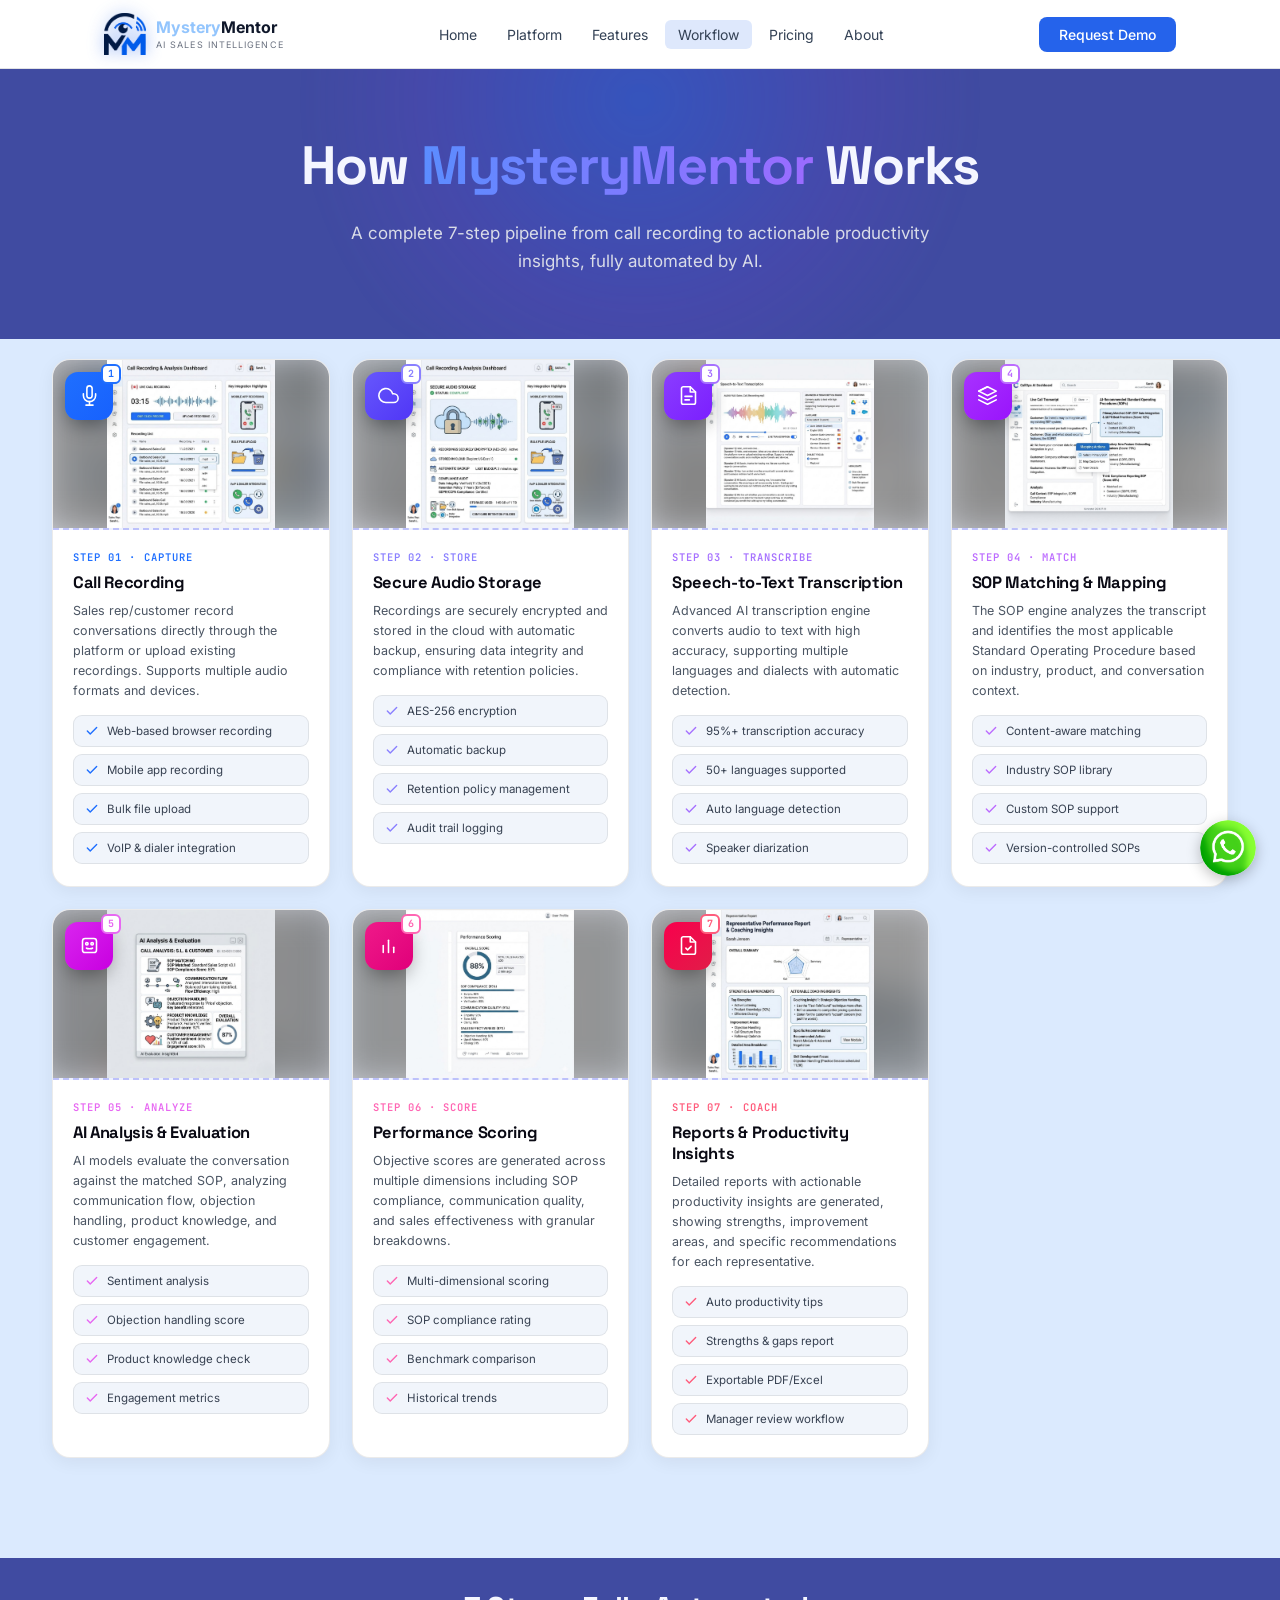
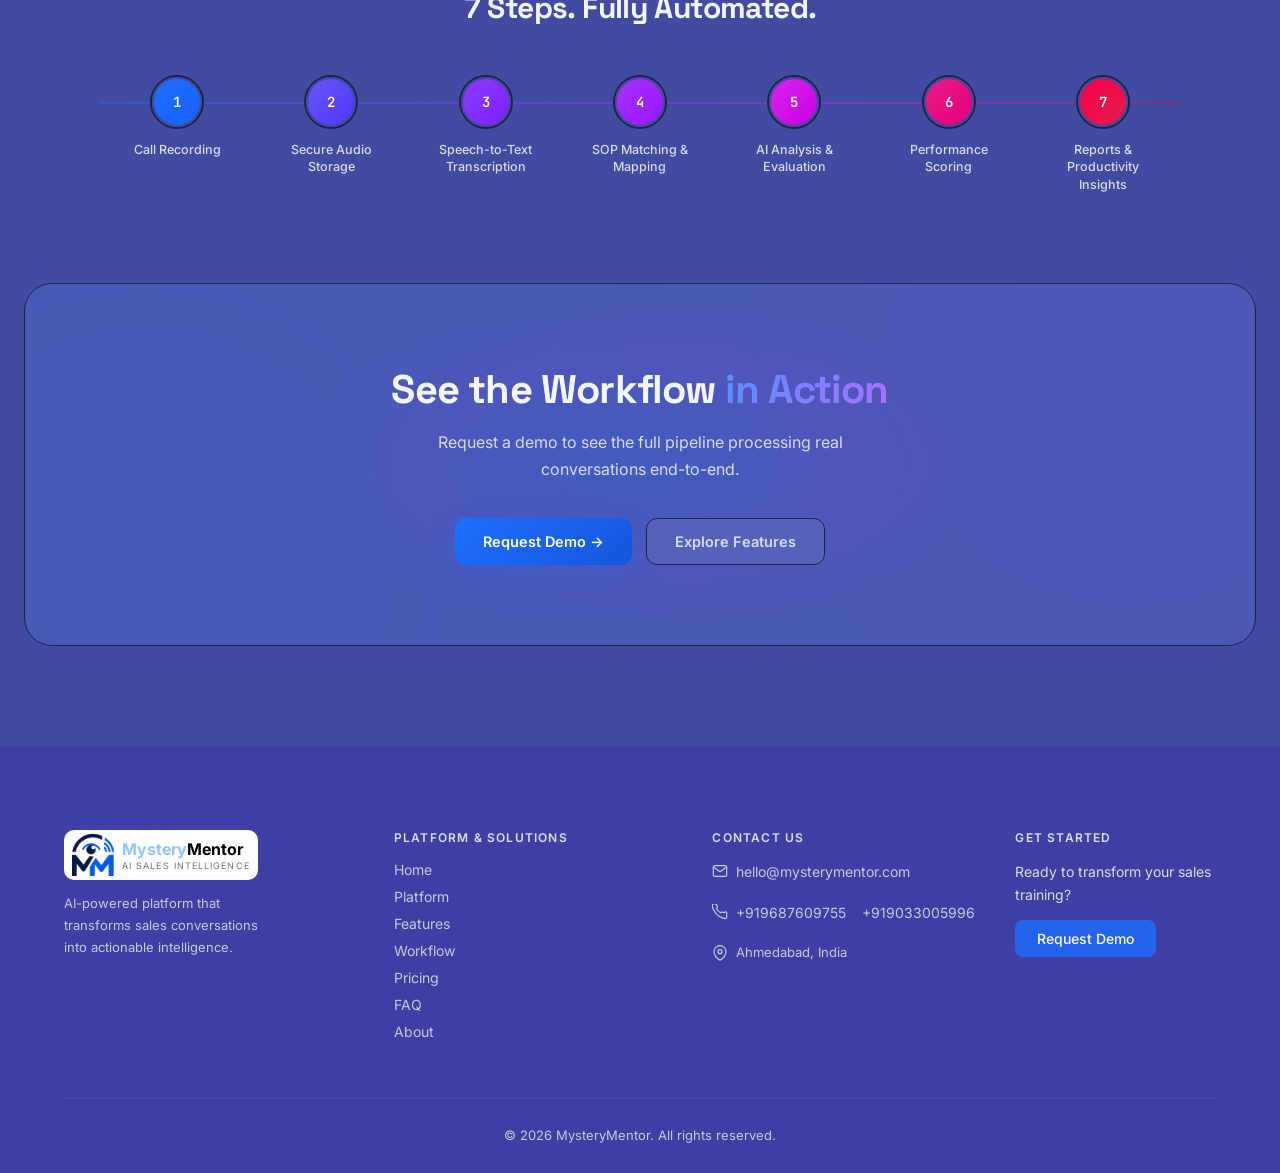
<file: workflow_page.html>
<!DOCTYPE html>
<html lang="en">

<head>
  <meta charset="UTF-8">
  <meta name="viewport" content="width=device-width, initial-scale=1.0">
  <title>Automated Call Transcription &amp; AI Pipeline | MysteryMentor</title>
  <meta name="description" content="Step-by-step architecture of MysteryMentor: record calls, secure cloud storage, real-time speech-to-text transcription, SOP matching, and instant performance scoring.">
  <meta name="keywords" content="Automated Call Transcription, speech to text pipeline, SOP mapping engine, sales workflow automation, conversation intelligence">
  <link rel="canonical" href="https://mysterymentor.com/workflow_page.html" />
  <meta property="og:type" content="website">
  <meta property="og:title" content="Automated Call Transcription &amp; AI Pipeline | MysteryMentor">
  <meta property="og:description" content="Step-by-step architecture of MysteryMentor: record calls, secure cloud storage, real-time speech-to-text transcription, and instant performance scoring.">
  <meta property="og:url" content="https://mysterymentor.com/workflow_page.html">
  <link rel="preconnect" href="https://fonts.googleapis.com">
  <link rel="preconnect" href="https://fonts.gstatic.com" crossorigin>
  <link
    href="https://fonts.googleapis.com/css2?family=Space+Grotesk:wght@500;600;700&family=Inter:wght@400;500;600;700&family=JetBrains+Mono:wght@500;600&display=swap"
    rel="stylesheet">
  <style>
    :root {
      --bg: #404ba1;
      --bg-soft: #4251aa;
      --surface: #4859b1;
      --surface-2: #5462bb;
      --border: #1E2440;
      --border-soft: #171b36;
      --text: #F4F6FF;
      --text-dim: #d9dce8;
      --text-faint: #c9ccd9;
      --blue: #1E6BFF;
      --blue-dark: #1556DB;

      --s1a: #1F6FFF;
      --s1b: #1761FD;
      --s2a: #6657FC;
      --s2b: #5036F6;
      --s3a: #8A3DFF;
      --s3b: #7B1FFE;
      --s4a: #A832FF;
      --s4b: #9914FB;
      --s5a: #D925EF;
      --s5b: #C800E0;
      --s6a: #EF1A89;
      --s6b: #E0007A;
      --s7a: #F8004D;
      --s7b: #E11D48;
    }

    * {
      box-sizing: border-box;
      margin: 0;
      padding: 0;
    }

    html {
      scroll-behavior: smooth;
      overflow-x: hidden;
      max-width: 100%;
    }

    body {
      background: var(--bg);
      color: var(--text);
      font-family: 'Inter', sans-serif;
      -webkit-font-smoothing: antialiased;
      overflow-x: hidden;
      max-width: 100%;
      position: relative;
    }

    h1,
    h2,
    h3 {
      font-family: 'Space Grotesk', sans-serif;
      letter-spacing: -0.02em;
    }

    .mono {
      font-family: 'JetBrains Mono', monospace;
    }

    a {
      color: inherit;
      text-decoration: none;
    }

    img,
    svg {
      display: block;
    }

    .wrap {
      max-width: 1240px;
      margin: 0 auto;
      padding: 0 32px;
    }

    @media (prefers-reduced-motion: reduce) {
      * {
        animation-duration: 0.001ms !important;
        transition-duration: 0.001ms !important;
        scroll-behavior: auto !important;
      }
    }

    /* ===== NAV ===== */
    .wf-nav {
      position: sticky;
      top: 0;
      z-index: 1;
      background: rgba(64, 75, 161, 0.78);
      backdrop-filter: blur(14px);
      -webkit-backdrop-filter: blur(14px);
      border-bottom: 1px solid var(--border-soft);
    }

    .wf-nav .wrap {
      display: flex;
      align-items: center;
      justify-content: space-between;
      height: 78px;
    }

    .wf-logo {
      display: flex;
      align-items: center;
      gap: 11px;
    }

    .wf-logo-mark {
      width: 38px;
      height: 38px;
      border-radius: 10px;
      background: transparent;
      display: flex;
      align-items: center;
      justify-content: center;
      flex-shrink: 0;
      padding: 0;
    }

    .wf-logo-mark img {
      width: 100%;
      height: 100%;
      object-fit: contain;
    }

    .wf-logo-text {
      line-height: 1.05;
    }

    .wf-logo-text .name {
      font-family: 'Space Grotesk', sans-serif;
      font-weight: 700;
      font-size: 17px;
    }

    .wf-logo-text .name span {
      color: var(--blue);
    }

    .wf-logo-text .tag {
      font-size: 9.5px;
      letter-spacing: 0.14em;
      color: var(--text-faint);
      font-family: 'JetBrains Mono', monospace;
    }

    .wf-links {
      display: flex;
      align-items: center;
      gap: 6px;
    }

    .wf-links a {
      font-size: 14.5px;
      color: var(--text-dim);
      padding: 9px 15px;
      border-radius: 8px;
      transition: color .2s ease, background .2s ease;
    }

    .wf-links a:hover {
      color: var(--text);
      background: var(--surface-2);
    }

    .wf-links a.active {
      color: var(--blue);
      background: rgba(30, 107, 255, 0.12);
    }

    .wf-cta-btn {
      background: linear-gradient(135deg, var(--s1a), var(--blue-dark));
      color: #fff;
      font-weight: 600;
      font-size: 14px;
      padding: 11px 22px;
      border-radius: 9px;
      box-shadow: 0 6px 20px rgba(30, 107, 255, 0.32);
      transition: transform .2s ease, box-shadow .2s ease;
      white-space: nowrap;
    }

    .wf-cta-btn:hover {
      transform: translateY(-2px);
      box-shadow: 0 10px 26px rgba(30, 107, 255, 0.42);
    }

    .wf-burger {
      display: none;
      flex-direction: column;
      gap: 5px;
      cursor: pointer;
      background: none;
      border: none;
      padding: 6px;
    }

    .wf-burger span {
      width: 22px;
      height: 2px;
      background: var(--text);
      border-radius: 2px;
    }

    /* ===== HERO ===== */
    .wf-hero {
      position: relative;
      padding: 136px 0 64px;
      text-align: center;
      overflow: hidden;
    }

    .wf-hero::before {
      content: '';
      position: absolute;
      top: -180px;
      left: 50%;
      transform: translateX(-50%);
      width: 780px;
      height: 560px;
      border-radius: 50%;
      background: radial-gradient(circle, rgba(30, 107, 255, 0.30), rgba(124, 58, 255, 0.10) 45%, transparent 70%);
      filter: blur(10px);
      pointer-events: none;
    }

    .wf-eyebrow {
      position: relative;
      display: inline-flex;
      align-items: center;
      gap: 8px;
      background: rgba(30, 107, 255, 0.10);
      border: 1px solid rgba(30, 107, 255, 0.30);
      color: #7FA8FF;
      font-size: 13px;
      font-weight: 600;
      padding: 8px 18px;
      border-radius: 999px;
      margin-bottom: 26px;
    }

    .wf-eyebrow svg {
      width: 14px;
      height: 14px;
    }

    .wf-hero h1 {
      position: relative;
      font-size: clamp(28px, 5vw, 54px);
      font-weight: 700;
      line-height: 1.12;
      color: var(--text);
      max-width: 780px;
      margin: 0 auto;
    }

    .wf-hero h1 .grad {
      background: linear-gradient(90deg, #5B8DFF, #9B6BFF);
      -webkit-background-clip: text;
      background-clip: text;
      color: transparent;
    }

    .wf-hero p {
      position: relative;
      max-width: 600px;
      margin: 24px auto 0;
      color: var(--text-dim);
      font-size: 17px;
      line-height: 1.6;
    }



    /* ===== STEPS (zigzag pipeline) — pattern 2, signature element ===== */
    .wf-steps {
      position: relative;
      padding: 20px 0 100px;
      background: #dbeafe;
    }

    .wf-steps .wrap {
      position: relative;
    }

    .wf-spine {
      position: absolute;
      left: 50%;
      top: 0;
      bottom: 0;
      width: 3px;
      transform: translateX(-50%);
      background: var(--border);
      border-radius: 3px;
      z-index: 0;
    }

    .wf-spine-fill {
      position: absolute;
      left: 0;
      top: 0;
      width: 100%;
      height: 0%;
      background: linear-gradient(180deg, var(--s1a), var(--s2a), var(--s3a), var(--s4a), var(--s5a), var(--s6a), var(--s7a));
      border-radius: 3px;
      transition: height .12s linear;
      box-shadow: 0 0 18px rgba(120, 90, 255, 0.5);
    }

    .wf-spine,
    .wf-spine-fill {
      display: none;
    }


    #stepsContainer {
      display: grid;
      grid-template-columns: repeat(4, 1fr);
      gap: 22px;
      position: relative;
      z-index: 1;
    }

    .step-row {
      position: relative;
      background: #ffffff;
      border: 1px solid rgba(0, 0, 0, .08);
      border-radius: 18px;
      overflow: hidden;
      box-shadow: 0 4px 18px rgba(0, 0, 0, .06);
      opacity: 0;
      transform: translateY(24px);
      transition: opacity .7s ease, transform .7s ease, box-shadow .3s ease;
    }

    .step-row.visible {
      opacity: 1;
      transform: translateY(0);
    }

    .step-row:hover {
      box-shadow: 0 12px 30px rgba(99, 102, 241, .18);
      transform: translateY(-4px);
    }

    .step-node {
      position: absolute;
      top: 12px;
      left: 12px;
      z-index: 2;
      width: 48px;
      height: 48px;
      border-radius: 13px;
      display: flex;
      align-items: center;
      justify-content: center;
      box-shadow: 0 8px 20px -4px rgba(0, 0, 0, 0.4);
    }

    .step-node svg {
      width: 21px;
      height: 21px;
      color: #fff;
    }

    .step-node .badge-num {
      position: absolute;
      top: -8px;
      right: -8px;
      width: 20px;
      height: 20px;
      border-radius: 6px;
      background: #ffffff;
      border: 2px solid currentColor;
      color: #0a0a14;
      display: flex;
      align-items: center;
      justify-content: center;
      font-family: 'JetBrains Mono', monospace;
      font-size: 10px;
      font-weight: 700;
    }


    .step-image {
      position: relative;
      height: 170px;
      overflow: hidden;
      background: #eef2ff;
      border-bottom: 2px dashed rgba(99, 102, 241, .35);
    }

    .step-img-bg {
      position: absolute;
      inset: 0;
      width: 100%;
      height: 100%;
      object-fit: cover;
      filter: blur(18px) brightness(0.6);
      transform: scale(1.15);
      z-index: 0;
    }

    .step-img-main {
      position: relative;
      z-index: 1;
      width: 100%;
      height: 100%;
      object-fit: contain;
      display: block;
    }

    .step-img-placeholder {
      position: absolute;
      inset: 0;
      z-index: 0;
      display: flex;
      align-items: center;
      justify-content: center;
      text-align: center;
      padding: 10px;
      font-size: 11px;
      font-weight: 600;
      line-height: 1.5;
      color: #6366f1;
    }

    .step-card {
      padding: 20px 20px 22px;
      display: flex;
      flex-direction: column;
      gap: 14px;
    }

    .step-card .tag {
      font-family: 'JetBrains Mono', monospace;
      font-size: 10.5px;
      letter-spacing: 0.1em;
      font-weight: 600;
      text-transform: uppercase;
      margin-bottom: 8px;
      display: block;
    }

    .step-card h3 {
      font-size: 16.5px;
      font-weight: 700;
      color: #0a0a14;
      margin-bottom: 8px;
    }

    .step-card .desc {
      color: #4b5563;
      font-size: 12.5px;
      line-height: 1.6;
    }

    .step-card .chips {
      display: flex;
      flex-direction: column;
      gap: 7px;
    }

    .chip {
      display: flex;
      align-items: center;
      gap: 8px;
      background: #f1f5fb;
      border: 1px solid rgba(0, 0, 0, .08);
      border-radius: 9px;
      padding: 8px 11px;
      font-size: 11.5px;
      color: #374151;
    }

    .chip svg {
      width: 14px;
      height: 14px;
      flex-shrink: 0;
    }

    .step-row[data-step="1"] .badge-num,
    .step-row[data-step="1"] .tag {
      color: var(--s1a);
    }

    .step-row[data-step="1"] .step-node {
      background: linear-gradient(135deg, var(--s1a), var(--s1b));
    }

    .step-row[data-step="1"] .chip svg {
      color: var(--s1a);
    }

    .step-row[data-step="2"] .badge-num,
    .step-row[data-step="2"] .tag {
      color: #8A80FF;
    }

    .step-row[data-step="2"] .step-node {
      background: linear-gradient(135deg, var(--s2a), var(--s2b));
    }

    .step-row[data-step="2"] .chip svg {
      color: #8A80FF;
    }

    .step-row[data-step="3"] .badge-num,
    .step-row[data-step="3"] .tag {
      color: #A671FF;
    }

    .step-row[data-step="3"] .step-node {
      background: linear-gradient(135deg, var(--s3a), var(--s3b));
    }

    .step-row[data-step="3"] .chip svg {
      color: #A671FF;
    }

    .step-row[data-step="4"] .badge-num,
    .step-row[data-step="4"] .tag {
      color: #BC6CFF;
    }

    .step-row[data-step="4"] .step-node {
      background: linear-gradient(135deg, var(--s4a), var(--s4b));
    }

    .step-row[data-step="4"] .chip svg {
      color: #BC6CFF;
    }

    .step-row[data-step="5"] .badge-num,
    .step-row[data-step="5"] .tag {
      color: #E768F2;
    }

    .step-row[data-step="5"] .step-node {
      background: linear-gradient(135deg, var(--s5a), var(--s5b));
    }

    .step-row[data-step="5"] .chip svg {
      color: #E768F2;
    }

    .step-row[data-step="6"] .badge-num,
    .step-row[data-step="6"] .tag {
      color: #FF66B3;
    }

    .step-row[data-step="6"] .step-node {
      background: linear-gradient(135deg, var(--s6a), var(--s6b));
    }

    .step-row[data-step="6"] .chip svg {
      color: #FF66B3;
    }

    .step-row[data-step="7"] .badge-num,
    .step-row[data-step="7"] .tag {
      color: #FF5C7C;
    }

    .step-row[data-step="7"] .step-node {
      background: linear-gradient(135deg, var(--s7a), var(--s7b));
    }

    .step-row[data-step="7"] .chip svg {
      color: #FF5C7C;
    }

    /* ===== CTA — pattern 3 ===== */
    .wf-cta-section {
      padding: 0 24px 100px;
    }

    /* ===== RECAP RAIL (pattern, distinct from top stepper) ===== */
    .wf-recap {
      padding: 30px 0 90px;
      text-align: center;
    }

    .wf-recap .recap-eyebrow {
      font-family: 'JetBrains Mono', monospace;
      font-size: 12px;
      letter-spacing: 0.16em;
      color: #7FA8FF;
      text-transform: uppercase;
      margin-bottom: 12px;
      font-weight: 600;
    }

    .wf-recap h2 {
      font-size: 30px;
      font-weight: 700;
      color: var(--text);
      margin-bottom: 50px;
    }

    .recap-rail {
      position: relative;
      display: flex;
      align-items: flex-start;
      justify-content: space-between;
      max-width: 1080px;
      margin: 0 auto;
    }

    .recap-line {
      position: absolute;
      left: 0;
      right: 0;
      top: 25px;
      height: 2px;
      background: linear-gradient(90deg, var(--s1a), var(--s2a), var(--s3a), var(--s4a), var(--s5a), var(--s6a), var(--s7a));
      opacity: 0.35;
      z-index: 0;
    }

    .recap-node {
      position: relative;
      z-index: 1;
      display: flex;
      flex-direction: column;
      align-items: center;
      gap: 14px;
      flex: 1;
      cursor: pointer;
    }

    .recap-dot {
      width: 50px;
      height: 50px;
      border-radius: 50%;
      display: flex;
      align-items: center;
      justify-content: center;
      border: 2px solid var(--bg);
      box-shadow: 0 0 0 2px var(--border);
      font-family: 'JetBrains Mono', monospace;
      font-weight: 600;
      font-size: 14px;
      color: #fff;
      transition: transform .25s ease, box-shadow .25s ease;
    }

    .recap-node:hover .recap-dot {
      transform: scale(1.14);
      box-shadow: 0 0 0 2px currentColor, 0 0 22px currentColor;
    }

    .recap-node .rlabel {
      font-size: 12.5px;
      color: var(--text-dim);
      max-width: 108px;
      line-height: 1.4;
      font-weight: 500;
    }

    .recap-node:hover .rlabel {
      color: var(--text);
    }

    @media (max-width:900px) {
      .recap-rail {
        flex-wrap: wrap;
        row-gap: 34px;
      }

      .recap-line {
        display: none;
      }

      .recap-node {
        flex: 0 0 30%;
      }
    }

    @media (max-width:560px) {
      .recap-node {
        flex: 0 0 45%;
      }

      .step-image {
        height: auto;
        aspect-ratio: 1 / 1;
      }

      .wf-recap h2 {
        font-size: 24px;
      }
    }

    .wf-cta-panel {
      position: relative;
      max-width: 1240px;
      margin: 0 auto;
      overflow: hidden;
      background: var(--surface);
      border: 1px solid var(--border);
      border-radius: 28px;
      padding: 80px 5%;
      text-align: center;
    }

    .wf-cta-panel::before {
      content: '';
      position: absolute;
      top: 50%;
      left: 50%;
      transform: translate(-50%, -50%);
      width: 700px;
      height: 340px;
      background: radial-gradient(ellipse, rgba(30, 107, 255, 0.18) 0%, rgba(138, 61, 255, 0.10) 45%, transparent 70%);
      pointer-events: none;
      z-index: 0;
    }

    .wf-cta-panel::after {
      content: '';
      position: absolute;
      inset: 0;
      background:
        radial-gradient(circle at 10% 80%, rgba(30, 107, 255, 0.08), transparent 50%),
        radial-gradient(circle at 90% 20%, rgba(138, 61, 255, 0.08), transparent 50%);
      pointer-events: none;
      z-index: 0;
    }

    .wf-cta-eyebrow {
      position: relative;
      z-index: 1;
      display: inline-flex;
      align-items: center;
      gap: 8px;
      background: rgba(30, 107, 255, 0.10);
      border: 1px solid rgba(30, 107, 255, 0.28);
      color: #7FA8FF;
      font-size: 12px;
      font-weight: 600;
      letter-spacing: 0.1em;
      text-transform: uppercase;
      padding: 7px 16px;
      border-radius: 999px;
      margin-bottom: 22px;
      font-family: 'JetBrains Mono', monospace;
    }

    .wf-cta-eyebrow svg {
      width: 12px;
      height: 12px;
    }

    .wf-cta-panel h2 {
      position: relative;
      z-index: 1;
      font-size: 40px;
      font-weight: 700;
      color: var(--text);
      margin-bottom: 14px;
    }

    .wf-cta-panel h2 .grad {
      background: linear-gradient(90deg, #5B8DFF, #A671FF);
      -webkit-background-clip: text;
      background-clip: text;
      color: transparent;
    }

    .wf-cta-panel p {
      position: relative;
      z-index: 1;
      color: var(--text-dim);
      font-size: 16px;
      max-width: 500px;
      margin: 0 auto 36px;
      line-height: 1.65;
    }

    .wf-cta-buttons {
      position: relative;
      z-index: 1;
      display: flex;
      gap: 14px;
      justify-content: center;
      flex-wrap: wrap;
    }

    .btn-solid {
      background: linear-gradient(135deg, var(--s1a), var(--blue-dark));
      color: #fff;
      font-weight: 600;
      font-size: 14.5px;
      padding: 14px 28px;
      border-radius: 11px;
      display: inline-flex;
      align-items: center;
      gap: 8px;
      box-shadow: 0 8px 24px rgba(30, 107, 255, 0.30);
      transition: transform .2s ease, box-shadow .2s ease;
    }

    .btn-solid:hover {
      transform: translateY(-2px);
      box-shadow: 0 12px 30px rgba(30, 107, 255, 0.42);
    }

    .btn-outline {
      background: var(--surface-2);
      border: 1px solid var(--border);
      color: var(--text-dim);
      font-weight: 600;
      font-size: 14.5px;
      padding: 14px 28px;
      border-radius: 11px;
      transition: transform .2s ease, border-color .2s ease, color .2s ease;
    }

    .btn-outline:hover {
      transform: translateY(-2px);
      border-color: rgba(30, 107, 255, 0.5);
      color: var(--text);
    }

    /* ===== FOOTER — pattern 4 ===== */
    .wf-footer {
      background: var(--bg);
      border-top: 1px solid var(--border-soft);
      padding: 64px 0 0;
    }

    .wf-footer-grid {
      display: grid;
      grid-template-columns: 1.6fr 1fr 1.3fr 1.2fr;
      gap: 40px;
      padding-bottom: 44px;
    }

    .wf-footer .f-logo {
      display: flex;
      align-items: center;
      gap: 11px;
      margin-bottom: 16px;
    }

    .wf-footer .f-logo .name {
      font-family: 'Space Grotesk', sans-serif;
      font-weight: 700;
      font-size: 17px;
    }

    .wf-footer .f-logo .name span {
      color: var(--blue);
    }

    .wf-footer .f-logo .tag {
      font-size: 9px;
      letter-spacing: 0.14em;
      color: var(--text-faint);
      font-family: 'JetBrains Mono', monospace;
    }

    .wf-footer .f-desc {
      color: var(--text-dim);
      font-size: 14px;
      line-height: 1.65;
      max-width: 280px;
    }

    .wf-footer h4 {
      font-family: 'JetBrains Mono', monospace;
      font-size: 11.5px;
      letter-spacing: 0.12em;
      color: var(--text-faint);
      margin-bottom: 18px;
      font-weight: 600;
    }

    .wf-footer .flinks {
      display: flex;
      flex-direction: column;
      gap: 11px;
    }

    .wf-footer .flinks a {
      color: var(--text-dim);
      font-size: 14px;
      transition: color .2s ease;
    }

    .wf-footer .flinks a:hover {
      color: var(--blue);
    }

    .wf-footer .fcontact {
      display: flex;
      flex-direction: column;
      gap: 13px;
    }

    .wf-footer .fcontact li {
      list-style: none;
      display: flex;
      align-items: flex-start;
      gap: 10px;
      color: var(--text-dim);
      font-size: 13.5px;
      line-height: 1.5;
    }

    .wf-footer .fcontact svg {
      width: 16px;
      height: 16px;
      flex-shrink: 0;
      margin-top: 1px;
      color: var(--blue);
    }

    .wf-footer .fget p {
      color: var(--text-dim);
      font-size: 14px;
      margin-bottom: 18px;
      line-height: 1.5;
    }

    .wf-footer-bottom {
      border-top: 1px solid var(--border-soft);
      padding: 22px 0;
      text-align: center;
      color: var(--text-faint);
      font-size: 13px;
    }

    /* ===== Responsive ===== */
    @media (max-width:980px) {
      .wf-links {
        display: none;
      }

      .wf-burger {
        display: flex;
      }

      .wf-hero h1 {
        font-size: 38px;
      }

      .wf-footer-grid {
        grid-template-columns: 1fr 1fr;
      }

      .wf-spine {
        left: 36px;
      }

      #stepsContainer {
        grid-template-columns: repeat(2, 1fr);
      }
    }

    @media (max-width:560px) {
      .wrap {
        padding: 0 18px;
      }

      .wf-hero {
        padding: 90px 0 40px;
      }

      #stepsContainer {
        grid-template-columns: 1fr;
      }

      .step-row {
        padding: 20px 0;
      }

      .wf-hero h1 {
        font-size: 30px;
      }

      .wf-cta-panel {
        padding: 50px 22px;
      }

      .wf-cta-panel h2 {
        font-size: 26px;
      }

      .wf-footer-grid {
        grid-template-columns: 1fr;
        gap: 32px;
      }

      .wf-nav .wf-cta-btn {
        display: none;
      }

      .wf-logo-text .tag {
        display: none;
      }
    }

    /* ── UNIVERSAL MM-NAV ── */
    .mm-nav {
      position: fixed;
      top: 0;
      left: 0;
      right: 0;
      z-index: 2000;
      background: #ffffff;
      backdrop-filter: blur(14px);
      -webkit-backdrop-filter: blur(14px);
      border-bottom: 1px solid rgba(15, 23, 42, 0.12);
    }

    .mm-nav-inner {
      max-width: 1200px;
      margin: 0 auto;
      padding: 0 5%;
      display: flex;
      align-items: center;
      justify-content: space-between;
      height: 68px;
      gap: 16px;
    }

    .mm-logo {
      display: flex;
      align-items: center;
      gap: 10px;
      text-decoration: none;
      flex-shrink: 0;
    }

    .mm-logo-icon {
      width: 42px;
      height: 42px;
      display: flex;
      align-items: center;
      justify-content: center;
      flex-shrink: 0;
      filter: drop-shadow(0 0 8px rgba(37, 99, 235, 0.45));
    }

    .mm-logo-icon img {
      width: 100%;
      height: 100%;
      object-fit: contain;
      display: block;
    }

    .mm-logo-name {
      font-size: 16px;
      font-weight: 700;
      color: #fff;
      line-height: 1.2;
    }

    .mm-logo-name span {
      color: #93c5fd;
    }

    .mm-logo-sub {
      font-size: 9px;
      letter-spacing: .12em;
      color: #6b7280;
      text-transform: uppercase;
      display: block;
      margin-top: 1px;
    }

    .mm-nav-links {
      display: flex;
      align-items: center;
      gap: 4px;
      flex: 1;
      justify-content: center;
    }

    .mm-nav-links a {
      color: #e6eaf4;
      text-decoration: none;
      font-size: 14px;
      padding: 6px 13px;
      border-radius: 6px;
      transition: all .2s;
      white-space: nowrap;
    }

    .mm-nav-links a:hover {
      background: rgba(255, 255, 255, .08);
      color: #fff;
    }

    .mm-nav-links a.mm-active {
      background: rgba(37, 99, 235, .15);
      color: #93c5fd;
    }

    .mm-nav-cta {
      background: #2563eb;
      color: #fff;
      border: none;
      padding: 9px 20px;
      border-radius: 8px;
      font-size: 14px;
      font-weight: 500;
      cursor: pointer;
      transition: all .2s;
      text-decoration: none;
      white-space: nowrap;
      flex-shrink: 0;
      display: inline-block;
    }

    .mm-nav-cta:hover {
      background: #1d4ed8;
    }

    .mm-hamburger {
      display: none;
      flex-direction: column;
      justify-content: center;
      align-items: center;
      gap: 5px;
      width: 40px;
      height: 40px;
      background: none;
      border: 1px solid rgba(255, 255, 255, .15);
      border-radius: 8px;
      cursor: pointer;
      padding: 0;
      flex-shrink: 0;
    }

    .mm-hamburger span {
      display: block;
      width: 22px;
      height: 2px;
      background: #fff;
      border-radius: 2px;
      transition: all .3s ease;
    }

    .mm-hamburger.mm-open span:nth-child(1) {
      transform: translateY(7px) rotate(45deg);
    }

    .mm-hamburger.mm-open span:nth-child(2) {
      opacity: 0;
    }

    .mm-hamburger.mm-open span:nth-child(3) {
      transform: translateY(-7px) rotate(-45deg);
    }

    .mm-nav .mm-logo-name {
      color: #0f172a;
    }

    .mm-nav .mm-nav-links a {
      color: #334155;
    }

    .mm-nav .mm-nav-links a:hover {
      background: rgba(72, 106, 189, 0.08);
      color: #0f172a;
    }

    .mm-nav .mm-hamburger {
      border-color: rgba(15, 23, 42, 0.2);
    }

    .mm-nav .mm-hamburger span {
      background: #486abd;
    }

    .mm-nav-mobile-cta {
      display: none !important;
    }

    @media(max-width:900px) {
      nav.mm-nav {
        overflow: visible !important;
      }

      .mm-nav-links {
        display: none;
        position: fixed;
        top: 68px;
        left: 0;
        right: 0;
        width: 100vw;
        background: #1e1e4a !important;
        flex-direction: column;
        align-items: stretch;
        justify-content: flex-start;
        gap: 0;
        padding: 8px 0 20px;
        border-bottom: 2px solid rgba(56, 189, 248, 0.4);
        z-index: 999999 !important;
        max-height: calc(100vh - 68px);
        overflow-y: auto !important;
        -webkit-overflow-scrolling: touch;
        box-shadow: 0 20px 40px rgba(0, 0, 0, 0.6);
      }

      .mm-nav-links.mm-open {
        display: flex !important;
      }

      .mm-nav .mm-nav-links a {
        display: block !important;
        padding: 13px 24px !important;
        font-size: 15px !important;
        font-weight: 500 !important;
        color: #ffffff !important;
        text-decoration: none !important;
        border-bottom: 1px solid rgba(255, 255, 255, 0.08) !important;
        background: transparent;
      }

      .mm-nav .mm-nav-links a:hover,
      .mm-nav .mm-nav-links a:active {
        background: rgba(255, 255, 255, 0.1) !important;
        color: #38bdf8 !important;
      }

      .mm-nav .mm-nav-links a.mm-active {
        color: #38bdf8 !important;
        font-weight: 600 !important;
        background: rgba(56, 189, 248, 0.12) !important;
      }

      .mm-nav-mobile-cta {
        display: block !important;
        margin: 14px 20px 6px !important;
        padding: 12px 20px !important;
        background: #2563eb !important;
        color: #ffffff !important;
        text-align: center !important;
        font-weight: 600 !important;
        font-size: 15px !important;
        border-radius: 8px !important;
        text-decoration: none !important;
        border-bottom: none !important;
      }

      .mm-nav-cta {
        display: none;
      }

      .mm-hamburger {
        display: flex;
      }
    }

    @media(max-width:480px) {
      .mm-nav-inner {
        padding: 0 4%;
      }

      .mm-logo-name {
        font-size: 15px;
      }

      .mm-logo-sub {
        display: none;
      }
    }

    /* ── END UNIVERSAL MM-NAV ── */

    /* ===== RESPONSIVE FIXES — Workflow Page ===== */
    @media(max-width:480px) {
      .wf-hero {
        padding: 88px 0 44px;
      }

      .wf-hero h1 {
        font-size: 26px;
      }

      .wf-hero p {
        font-size: 15px;
      }

      .step-card {
        padding: 18px 14px;
      }

      .step-card h3 {
        font-size: 17px;
      }

      .wf-cta-panel {
        padding: 44px 16px;
      }

      .wf-cta-panel h2 {
        font-size: 22px;
      }

      .wf-cta-buttons {
        flex-direction: column;
        align-items: center;
      }

      .btn-solid,
      .btn-outline {
        width: 100%;
        text-align: center;
        justify-content: center;
      }

      .wrap {
        padding: 0 14px;
      }
    }

    /* ===== END RESPONSIVE FIXES ===== */

    @media(max-width:900px) {

      .reveal,
      .step-row {
        opacity: 1 !important;
        transform: none !important;
      }
    }

    @media(max-width: 768px) {
      html, body {
        overflow-x: hidden !important;
        max-width: 100vw !important;
        width: 100% !important;
      }
      section, footer, header, main {
        max-width: 100vw !important;
        overflow-x: hidden;
      }
      nav.mm-nav {
        overflow: visible !important;
      }
    }
  </style>
  <link rel="stylesheet" href="./footer.css">
</head>

<body>

  <!-- ===== NAV ===== -->

  <!-- NAV -->
  <nav class="mm-nav" id="mm-nav">
    <div class="mm-nav-inner">
      <a href="./index.html" class="mm-logo">
        <div class="mm-logo-icon"><img src="./Asets/Logo mystry_mentor.png" alt="MysteryMentor logo"></div>
        <div>
          <div class="mm-logo-name"><span>Mystery</span>Mentor</div>
          <span class="mm-logo-sub">AI Sales Intelligence</span>
        </div>
      </a>
      <div class="mm-nav-links" id="mm-nav-links">
        <a href="./index.html">Home</a>
        <a href="./platform_page.html">Platform</a>
        <a href="./features_page.html">Features</a>
        <a href="./workflow_page.html" class="mm-active">Workflow</a>
        <a href="./pricing_page.html">Pricing</a>
        <a href="./about_page.html">About</a>
        <a href="./contact_page.html" class="mm-nav-mobile-cta">Request Demo →</a>
      </div>
      <a href="./contact_page.html" class="mm-nav-cta">Request Demo</a>
      <button class="mm-hamburger" id="mm-hamburger" aria-label="Toggle navigation">
        <span></span><span></span><span></span>
      </button>
    </div>
  </nav>

  <!-- ===== HERO ===== -->
  <header class="wf-hero">
    <div class="wrap">
      <!-- <div class="wf-eyebrow">
        <svg viewBox="0 0 24 24" fill="none" stroke="currentColor" stroke-width="2">
          <path d="M12 2l1.8 6.2L20 10l-6.2 1.8L12 18l-1.8-6.2L4 10l6.2-1.8L12 2z" />
        </svg>
        End-to-End Pipeline
      </div> -->
      <h1>How <span class="grad">MysteryMentor</span> Works</h1>
      <p>A complete 7-step pipeline from call recording to actionable productivity insights, fully automated by AI.</p>
    </div>
  </header>



  <!-- ===== STEPS (ZIGZAG PIPELINE) ===== -->
  <section class="wf-steps">
    <div class="wrap">
      <div class="wf-spine">
        <div class="wf-spine-fill" id="spineFill"></div>
      </div>
      <div id="stepsContainer"></div>
    </div>
  </section>

  <!-- ===== RECAP RAIL ===== -->
  <section class="wf-recap">
    <div class="wrap">
      <!-- <div class="recap-eyebrow">The Full Picture</div> -->
      <h2>7 Steps. Fully Automated.</h2>
      <div class="recap-rail" id="recapRail">
        <div class="recap-line"></div>
      </div>
    </div>
  </section>

  <!-- ===== CTA ===== -->
  <section class="wf-cta-section">
    <div class="wf-cta-panel">

      <h2>See the Workflow <span class="grad">in Action</span></h2>
      <p>Request a demo to see the full pipeline processing real conversations end-to-end.</p>
      <div class="wf-cta-buttons">
        <a href="./contact_page.html" class="btn-solid">Request Demo →</a>
        <a href="./features_page.html" class="btn-outline">Explore Features</a>
      </div>
    </div>
  </section>

  <!-- ===== FOOTER ===== -->
  <footer class="wf-footer legacy-footer">
    <div class="wrap">
      <div class="wf-footer-grid">
        <div>
          <div class="f-logo">
            <a href="./index.html" style="display:flex;align-items:center;gap:10px;text-decoration:none;">
              <div class="wf-logo-mark"
                style="width:34px;height:34px;background:transparent;padding:0;box-shadow:none;">
                <img src="./Asets/Logo mystry_mentor.png" alt="MysteryMentor">
              </div>
              <div>
                <div class="name">Mystery<span>Mentor</span></div>
                <div class="tag">AI SALES INTELLIGENCE</div>
              </div>
            </a>
          </div>
          <p class="f-desc">AI-powered platform that transforms sales conversations into actionable intelligence.</p>
        </div>
        <div>
          <h4>QUICK LINKS</h4>
          <div class="flinks">
            <a href="./platform_page.html">Platform</a>
            <a href="./workflow_page.html">Workflow</a>
            <a href="./about_page.html">About</a>
            <a href="./features_page.html">Features</a>
            <a href="./pricing_page.html">Pricing</a>
            <a href="./contact_page.html">Contact</a>
          </div>
        </div>
        <div>
          <h4>CONTACT US</h4>
          <ul class="fcontact">
            <li><svg viewBox="0 0 24 24" fill="none" stroke="currentColor" stroke-width="2">
                <path d="M4 4h16v16H4z" opacity="0" />
                <path d="M3 6l9 7 9-7" />
                <path d="M3 6h18v12H3z" />
              </svg> <a href="mailto:hello@mysterymentor.com" style="color:inherit;">hello@mysterymentor.com</a></li>
            <li><svg viewBox="0 0 24 24" fill="none" stroke="currentColor" stroke-width="2">
                <path
                  d="M22 16.92v3a2 2 0 0 1-2.18 2 19.79 19.79 0 0 1-8.63-3.07 19.5 19.5 0 0 1-6-6 19.79 19.79 0 0 1-3.07-8.67A2 2 0 0 1 4.11 2h3a2 2 0 0 1 2 1.72c.12.81.3 1.6.54 2.37a2 2 0 0 1-.45 2.11L8.09 9.91a16 16 0 0 0 6 6l1.71-1.11a2 2 0 0 1 2.11-.45c.77.24 1.56.42 2.37.54A2 2 0 0 1 22 16.92z" />
              </svg> <a href="tel:+919687609755" style="color:inherit;">+91 96876 09755</a> / <a
                href="tel:+919033005996" style="color:inherit;">+91 90330 05996</a></li>
            <li><svg viewBox="0 0 24 24" fill="none" stroke="currentColor" stroke-width="2">
                <path d="M21 10c0 7-9 13-9 13s-9-6-9-13a9 9 0 0 1 18 0z" />
                <circle cx="12" cy="10" r="3" />
              </svg> Ahmedabad, India</li>
          </ul>
        </div>
        <div class="fget">
          <h4>GET STARTED</h4>
          <p>Ready to transform your sales training?</p>
          <a href="./contact_page.html" class="wf-cta-btn">Request Demo</a>
        </div>
      </div>
    </div>
    <div class="wf-footer-bottom">© 2026 MysteryMentor. All rights reserved.</div>
  </footer>

  <footer id="contact">
    <div class="footer-inner">
      <div class="footer-top">
        <div class="footer-brand">
          <a class="logo" href="./index.html" style="text-decoration:none;background-color:rgb(255,254,254);width:max-content;display:inline-flex;align-items:center;gap:8px;padding:4px 8px;border-radius:10px;">
            <div class="logo-icon"><img src="./Asets/Logo mystry_mentor.png" alt="MysteryMentor logo"></div>
            <div><div class="logo-text"><span>Mystery</span>Mentor</div><span class="logo-sub">AI Sales Intelligence</span></div>
          </a>
          <p>AI-powered platform that transforms sales conversations into actionable intelligence.</p>
        </div>
        <div class="footer-col">
          <h4>Platform &amp; Solutions</h4>
          <a href="./index.html">Home</a>
          <a href="./platform_page.html">Platform</a>
          <a href="./features_page.html">Features</a>
          <a href="./workflow_page.html">Workflow</a>
          <a href="./pricing_page.html">Pricing</a>
          <a href="./index.html#faq">FAQ</a>
          <a href="./about_page.html">About</a>
        </div>
        <div class="footer-col">
          <h4>Contact Us</h4>
          <div class="contact-item"><svg viewBox="0 0 24 24"><path d="M4 4h16c1.1 0 2 .9 2 2v12c0 1.1-.9 2-2 2H4c-1.1 0-2-.9-2-2V6c0-1.1.9-2 2-2z"/><polyline points="22,6 12,13 2,6"/></svg><a href="mailto:hello@mysterymentor.com" style="color:inherit;text-decoration:none;">hello@mysterymentor.com</a></div>
          <div class="contact-item"><svg viewBox="0 0 24 24"><path d="M22 16.92v3a2 2 0 01-2.18 2 19.79 19.79 0 01-8.63-3.07A19.5 19.5 0 013.07 9.81 19.79 19.79 0 01.12 1.18 2 2 0 012.11 0h3a2 2 0 012 1.72 12.84 12.84 0 00.7 2.81 2 2 0 01-.45 2.11L6.91 7.09a16 16 0 006 6l.45-.45a2 2 0 012.11-.45 12.84 12.84 0 002.81.7A2 2 0 0122 14.92v2z"/></svg><a href="tel:+919687609755" style="color:inherit;text-decoration:none;">+919687609755</a><br><a href="tel:+919033005996" style="color:inherit;text-decoration:none;">+919033005996</a></div>
          <div class="contact-item"><svg viewBox="0 0 24 24"><path d="M21 10c0 7-9 13-9 13s-9-6-9-13a9 9 0 0118 0z"/><circle cx="12" cy="10" r="3"/></svg>Ahmedabad, India</div>
        </div>
        <div class="footer-cta-col"><h4 style="font-size:12px;font-weight:600;color:#d9dde7;text-transform:uppercase;letter-spacing:0.1em;margin-bottom:16px">Get Started</h4><p>Ready to transform your sales training?</p><a href="./contact_page.html" class="footer-demo-btn">Request Demo</a></div>
      </div>
      <div class="footer-bottom"><p>© 2026 MysteryMentor. All rights reserved.</p></div>
    </div>
  </footer>

  <script>
    const STEPS = [
      {
        n: 1, title: "Call Recording", tag: "Capture",
        desc: "Sales rep/customer record conversations directly through the platform or upload existing recordings. Supports multiple audio formats and devices.",
        highlights: ["Web-based browser recording", "Mobile app recording", "Bulk file upload", "VoIP & dialer integration"],
        icon: '<path d="M12 1a3 3 0 0 0-3 3v8a3 3 0 0 0 6 0V4a3 3 0 0 0-3-3z"/><path d="M19 10v2a7 7 0 0 1-14 0v-2"/><line x1="12" y1="19" x2="12" y2="23"/><line x1="8" y1="23" x2="16" y2="23"/>'
      },
      {
        n: 2, title: "Secure Audio Storage", tag: "Store",
        desc: "Recordings are securely encrypted and stored in the cloud with automatic backup, ensuring data integrity and compliance with retention policies.",
        highlights: ["AES-256 encryption", "Automatic backup", "Retention policy management", "Audit trail logging"],
        icon: '<path d="M18 10h-1.26A8 8 0 1 0 9 20h9a5 5 0 0 0 0-10z"/>'
      },
      {
        n: 3, title: "Speech-to-Text Transcription", tag: "Transcribe",
        desc: "Advanced AI transcription engine converts audio to text with high accuracy, supporting multiple languages and dialects with automatic detection.",
        highlights: ["95%+ transcription accuracy", "50+ languages supported", "Auto language detection", "Speaker diarization"],
        icon: '<path d="M14 2H6a2 2 0 0 0-2 2v16a2 2 0 0 0 2 2h12a2 2 0 0 0 2-2V8z"/><path d="M14 2v6h6"/><line x1="8" y1="13" x2="16" y2="13"/><line x1="8" y1="17" x2="13" y2="17"/>'
      },
      {
        n: 4, title: "SOP Matching & Mapping", tag: "Match",
        desc: "The SOP engine analyzes the transcript and identifies the most applicable Standard Operating Procedure based on industry, product, and conversation context.",
        highlights: ["Content-aware matching", "Industry SOP library", "Custom SOP support", "Version-controlled SOPs"],
        icon: '<line x1="12" y1="2" x2="2" y2="7"/><polyline points="2 12 12 17 22 12"/><polyline points="2 17 12 22 22 17"/><polyline points="2 7 12 12 22 7 12 2 2 7"/>'
      },
      {
        n: 5, title: "AI Analysis & Evaluation", tag: "Analyze",
        desc: "AI models evaluate the conversation against the matched SOP, analyzing communication flow, objection handling, product knowledge, and customer engagement.",
        highlights: ["Sentiment analysis", "Objection handling score", "Product knowledge check", "Engagement metrics"],
        icon: '<rect x="4" y="4" width="16" height="16" rx="3"/><circle cx="9" cy="10" r="1.4"/><circle cx="15" cy="10" r="1.4"/><path d="M8.5 15c1 1 6 1 7 0"/>'
      },
      {
        n: 6, title: "Performance Scoring", tag: "Score",
        desc: "Objective scores are generated across multiple dimensions including SOP compliance, communication quality, and sales effectiveness with granular breakdowns.",
        highlights: ["Multi-dimensional scoring", "SOP compliance rating", "Benchmark comparison", "Historical trends"],
        icon: '<line x1="6" y1="20" x2="6" y2="12"/><line x1="12" y1="20" x2="12" y2="6"/><line x1="18" y1="20" x2="18" y2="14"/>'
      },
      {
        n: 7, title: "Reports & Productivity Insights", tag: "Coach",
        desc: "Detailed reports with actionable productivity insights are generated, showing strengths, improvement areas, and specific recommendations for each representative.",
        highlights: ["Auto productivity tips", "Strengths & gaps report", "Exportable PDF/Excel", "Manager review workflow"],
        icon: '<path d="M14 2H6a2 2 0 0 0-2 2v16a2 2 0 0 0 2 2h12a2 2 0 0 0 2-2V8z"/><path d="M14 2v6h6"/><path d="M9 15l2 2 4-4"/>'
      }
    ];

    const checkIcon = '<svg viewBox="0 0 24 24" fill="none" stroke="currentColor" stroke-width="2.4" stroke-linecap="round" stroke-linejoin="round"><polyline points="20 6 9 17 4 12"/></svg>';

    const stepsContainer = document.getElementById('stepsContainer');
    const recapRail = document.getElementById('recapRail');

    STEPS.forEach((s, i) => {
      // recap rail node (connected-line pattern, distinct from boxed stepper above)
      const rnode = document.createElement('div');
      rnode.className = 'recap-node';
      rnode.style.color = `var(--s${s.n}a)`;
      rnode.innerHTML = `
    <div class="recap-dot" style="background:linear-gradient(135deg, var(--s${s.n}a), var(--s${s.n}b));">${s.n}</div>
    <div class="rlabel">${s.title}</div>`;
      rnode.addEventListener('click', () => {
        document.getElementById('step-' + s.n).scrollIntoView({ behavior: 'smooth', block: 'center' });
      });
      recapRail.appendChild(rnode);

      // detail card
      const row = document.createElement('div');
      row.className = 'step-row';
      row.id = 'step-' + s.n;
      row.dataset.step = s.n;
      row.innerHTML = `
    <div class="step-image">
      <img class="step-img-bg" src="./Asets/workflow-step-${s.n}.jpeg" alt="">
      <img class="step-img-main" src="./Asets/workflow-step-${s.n}.jpeg" alt="${s.title}" onerror="this.style.display='none'">
      <div class="step-node">
        <svg viewBox="0 0 24 24" fill="none" stroke="currentColor" stroke-width="1.8" stroke-linecap="round" stroke-linejoin="round">${s.icon}</svg>
        <div class="badge-num">${s.n}</div>
      </div>
    </div>
    <div class="step-card">
      <div class="main">
        <span class="tag">Step ${String(s.n).padStart(2, '0')} · ${s.tag}</span>
        <h3>${s.title}</h3>
        <p class="desc">${s.desc}</p>
      </div>
      <div class="chips">
        ${s.highlights.map(h => `<div class="chip">${checkIcon}${h}</div>`).join('')}
      </div>
    </div>`;
      stepsContainer.appendChild(row);
    });

    // scroll-reveal
    const rows = document.querySelectorAll('.step-row');
    const io = new IntersectionObserver((entries) => {
      entries.forEach(e => { if (e.isIntersecting) e.target.classList.add('visible'); });
    }, { threshold: 0.22 });
    rows.forEach(r => io.observe(r));

    // spine fill on scroll
    const stepsSection = document.querySelector('.wf-steps');
    const spineFill = document.getElementById('spineFill');
    function updateSpine() {
      const rect = stepsSection.getBoundingClientRect();
      const vh = window.innerHeight;
      const total = rect.height;
      let progressed = (vh * 0.6) - rect.top;
      progressed = Math.max(0, Math.min(progressed, total));
      const pct = total > 0 ? (progressed / total) * 100 : 0;
      spineFill.style.height = pct + '%';
    }
    window.addEventListener('scroll', updateSpine, { passive: true });
    window.addEventListener('resize', updateSpine);
    updateSpine();

    // nav handled by universal mm-nav JS
  </script>


  <script>
    (function () {
      var ham = document.getElementById('mm-hamburger');
      var links = document.getElementById('mm-nav-links');
      if (!ham || !links) return;
      ham.addEventListener('click', function () {
        ham.classList.toggle('mm-open');
        links.classList.toggle('mm-open');
      });
      links.querySelectorAll('a').forEach(function (a) {
        a.addEventListener('click', function () {
          ham.classList.remove('mm-open');
          links.classList.remove('mm-open');
        });
      });
      // Close on outside click
      document.addEventListener('click', function (e) {
        if (!e.target.closest('#mm-hamburger') && !e.target.closest('#mm-nav-links')) {
          ham.classList.remove('mm-open');
          links.classList.remove('mm-open');
        }
      });
    })();
  </script>

  <a class="whatsapp-float" href="https://wa.me/919033005996" target="_blank" rel="noopener noreferrer" aria-label="Chat with us on WhatsApp">
    <img src="./Asets/whatsapp.png" alt="Chat with us on WhatsApp" />
  </a>
</body>

</html>
</file>
<file: footer.css>
#contact {
  background: #3e3ea4;
  padding: 84px 5% 30px;
  border-top: none;
}

.legacy-footer {
  display: none !important;
}

#contact .footer-inner {
  max-width: 1200px;
  margin: 0 auto;
}

#contact .footer-top {
  display: grid;
  grid-template-columns: 1.3fr 1.25fr 1.05fr 0.9fr;
  gap: 40px;
  margin-bottom: 48px;
  padding-bottom: 0;
  border-bottom: none;
}

#contact .footer-brand .logo {
  display: inline-flex;
  align-items: center;
  gap: 8px;
  width: max-content !important;
  max-width: 100%;
}

#contact .logo-icon {
  width: 42px;
  height: 42px;
  display: flex;
  align-items: center;
  justify-content: center;
}

#contact .logo-icon img {
  width: 100%;
  height: 100%;
  object-fit: contain;
  display: block;
}

#contact .logo-text {
  font-size: 16px;
  font-weight: 700;
  color: #000;
}

#contact .logo-text span {
  color: #93c5fd;
}

#contact .logo-sub {
  display: block;
  margin-top: 1px;
  font-size: 9px;
  letter-spacing: 0.12em;
  color: #6b7280;
  text-transform: uppercase;
  white-space: nowrap;
}

#contact .footer-brand p {
  max-width: 220px;
  margin-top: 12px;
  color: #c7cadb;
  font-size: 13px;
  line-height: 1.7;
}

#contact .footer-col h4 {
  margin-bottom: 16px;
  color: #d9dde7;
  font-size: 12px;
  font-weight: 600;
  letter-spacing: 0.1em;
  text-transform: uppercase;
}

#contact .footer-col a {
  display: block;
  margin-bottom: 10px;
  color: #c7cadb;
  font-size: 14px;
  text-decoration: none;
  transition: color 0.2s;
}

#contact .footer-col a:hover {
  color: #e7eaf3;
}

#contact .contact-item {
  display: flex;
  align-items: flex-start;
  gap: 8px;
  margin-bottom: 10px;
  color: #c7cadb;
  font-size: 13px;
  line-height: 1.5;
}

#contact .contact-item svg {
  width: 16px;
  height: 16px;
  margin-top: 2px;
  flex-shrink: 0;
  fill: none;
  stroke: #c7cadb;
  stroke-width: 1.8;
}

#contact .footer-cta-col p {
  margin-bottom: 14px;
  color: #dbdde6;
  font-size: 14px;
  line-height: 1.6;
}

#contact .footer-demo-btn {
  display: inline-block;
  padding: 10px 22px;
  border: none;
  border-radius: 8px;
  background: #2563eb;
  color: #fff;
  font-size: 14px;
  font-weight: 500;
  text-decoration: none;
  transition: all 0.2s;
}

#contact .footer-demo-btn:hover {
  background: #1d4ed8;
}

#contact .footer-bottom {
  padding-top: 28px;
  border-top: 1px solid rgba(255, 255, 255, 0.06);
  text-align: center;
}

#contact .footer-bottom p {
  color: #c8cbda;
  font-size: 13px;
}

@media (max-width: 900px) and (min-width: 768px) {
  #contact .footer-top {
    grid-template-columns: 1.2fr 1fr;
    gap: 36px 32px;
  }
}

@media (max-width: 767px) {
  #contact {
    padding: 48px 5% 28px;
  }

  #contact .footer-top {
    display: flex;
    flex-direction: column;
    gap: 32px;
    margin-bottom: 32px;
  }

  #contact .footer-brand,
  #contact .footer-col,
  #contact .footer-cta-col {
    width: 100%;
    text-align: left;
  }

  #contact .footer-brand .logo {
    display: inline-flex;
    align-items: center;
    gap: 8px;
    width: max-content !important;
    max-width: 100%;
    margin: 0;
  }

  #contact .logo-sub {
    white-space: nowrap;
  }

  #contact .footer-brand p {
    max-width: 100%;
    margin: 12px 0 0;
    font-size: 13.5px;
    line-height: 1.6;
    color: #c7cadb;
    text-align: left;
  }

  #contact .footer-col h4,
  #contact .footer-cta-col h4 {
    margin-bottom: 14px;
    color: #e2e8f0;
    font-size: 13px;
    font-weight: 700;
    letter-spacing: 0.08em;
    text-transform: uppercase;
    text-align: left;
  }

  #contact .footer-col a {
    display: block;
    margin-bottom: 11px;
    color: #c7cadb;
    font-size: 14px;
    line-height: 1.5;
    text-decoration: none;
    transition: color 0.2s;
    text-align: left;
  }

  #contact .footer-col a:hover {
    color: #ffffff;
  }

  #contact .contact-item {
    display: flex;
    align-items: flex-start;
    gap: 10px;
    margin-bottom: 12px;
    color: #c7cadb;
    font-size: 13.5px;
    line-height: 1.5;
    text-align: left;
  }

  #contact .contact-item svg {
    width: 16px;
    height: 16px;
    margin-top: 3px;
    flex-shrink: 0;
    fill: none;
    stroke: #c7cadb;
    stroke-width: 1.8;
  }

  #contact .contact-item a {
    color: inherit;
    text-decoration: none;
    font-size: 13.5px;
  }

  #contact .contact-item a[href^="mailto:"] {
    font-size: 13.5px;
    white-space: nowrap;
  }

  #contact .contact-item:has(a[href^="tel:"]) {
    display: grid;
    grid-template-columns: 16px minmax(0, 1fr);
    column-gap: 10px;
    row-gap: 4px;
  }

  #contact .contact-item:has(a[href^="tel:"]) svg {
    grid-column: 1;
    grid-row: 1 / span 2;
    align-self: center;
    transform: translateY(2px);
  }

  #contact .contact-item:has(a[href^="tel:"]) br {
    display: none;
  }

  #contact .contact-item:has(a[href^="tel:"]) a[href^="tel:"] {
    grid-column: 2;
  }

  #contact .footer-cta-col p {
    margin-bottom: 14px;
    color: #c7cadb;
    font-size: 14px;
    line-height: 1.6;
    text-align: left;
  }

  #contact .footer-demo-btn {
    display: inline-block;
    padding: 11px 24px;
    border-radius: 8px;
    background: #2563eb;
    color: #fff;
    font-size: 14px;
    font-weight: 600;
    text-decoration: none;
    transition: all 0.2s;
    text-align: center;
  }

  #contact .footer-bottom {
    padding-top: 24px;
    text-align: left;
  }
}

.whatsapp-float {
  position: fixed;
  right: 24px;
  bottom: 24px;
  z-index: 10000;
  display: grid;
  width: 56px;
  height: 56px;
  place-items: center;
  border-radius: 50%;
  background: transparent;
  color: #fff;
  box-shadow: 0 4px 14px rgba(0, 0, 0, 0.25);
  transition: transform 0.2s ease, box-shadow 0.2s ease;
}

.whatsapp-float:hover {
  transform: translateY(-2px);
  box-shadow: 0 7px 18px rgba(0, 0, 0, 0.3);
}

.whatsapp-float:focus-visible {
  outline: 3px solid #fff;
  outline-offset: 3px;
}

.whatsapp-float img,
.whatsapp-float svg {
  width: 100%;
  height: 100%;
  object-fit: cover;
  border-radius: 50%;
  display: block;
}
</file>
